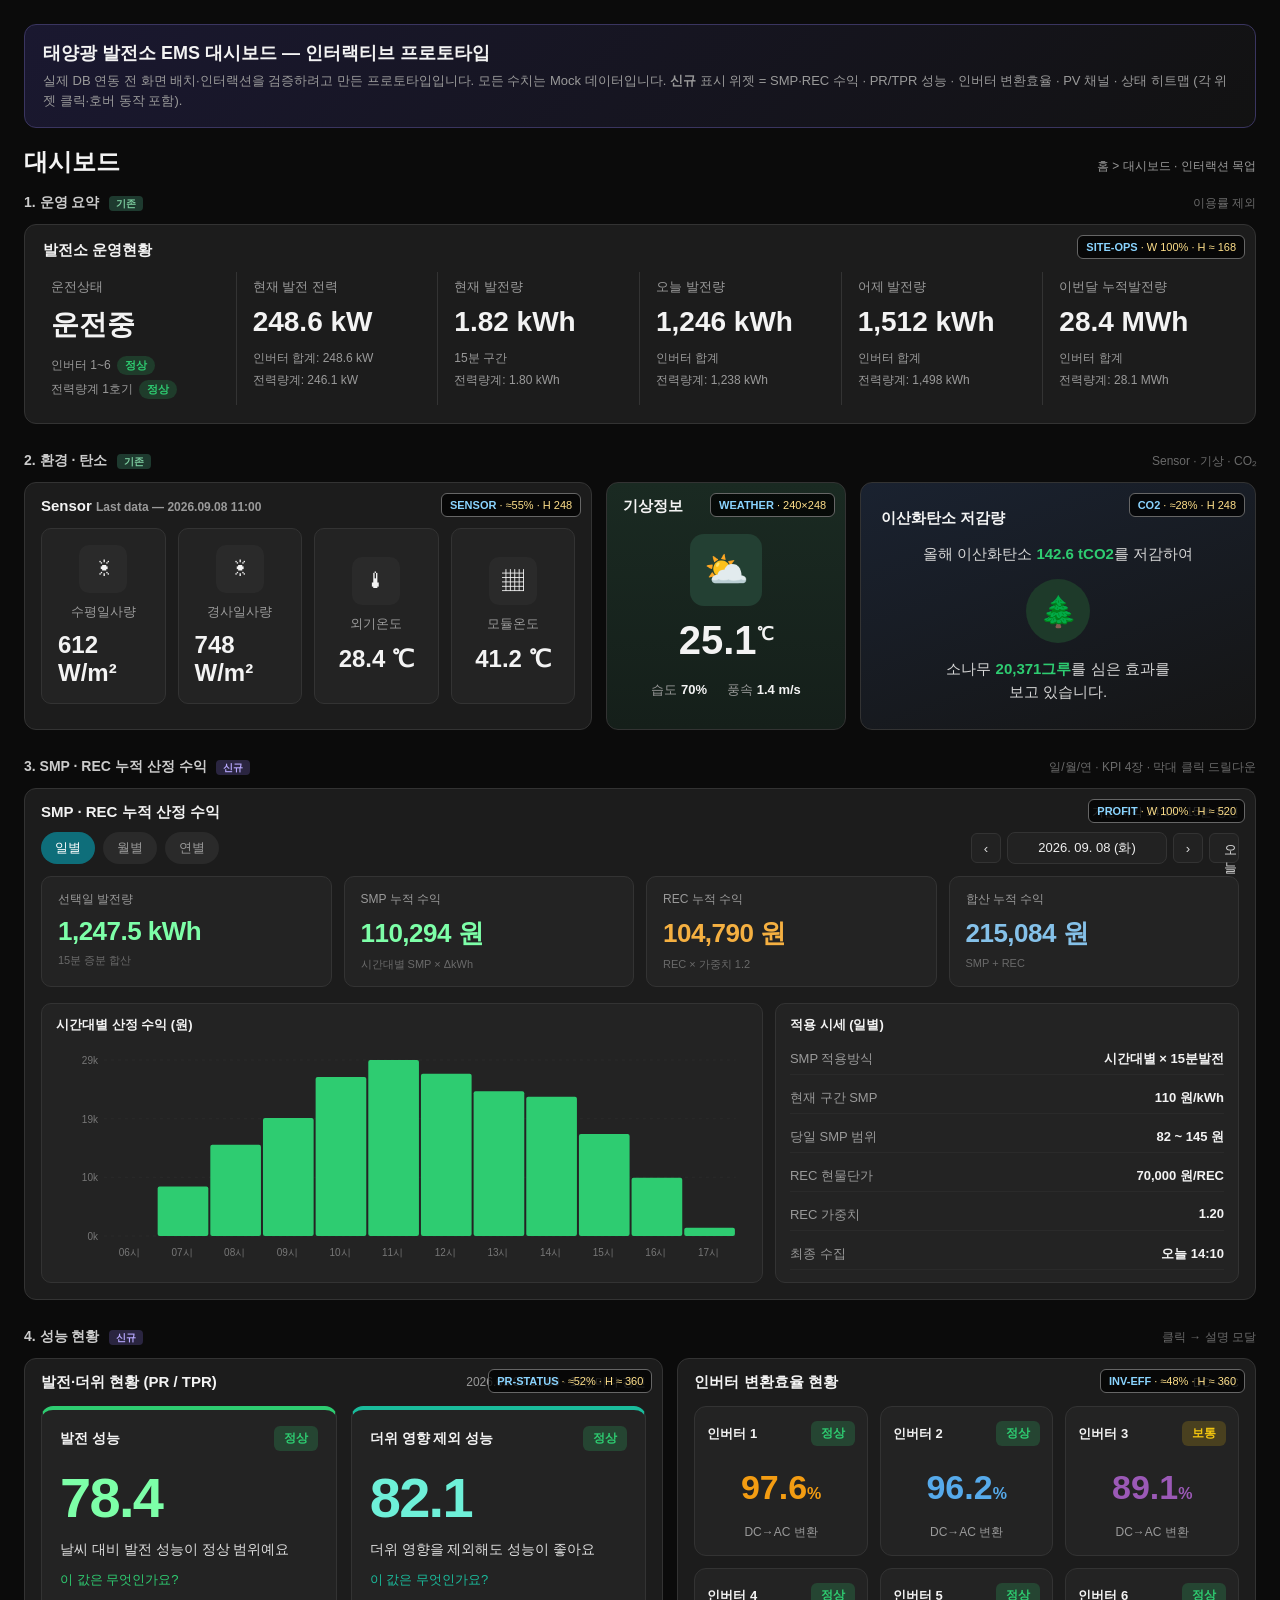
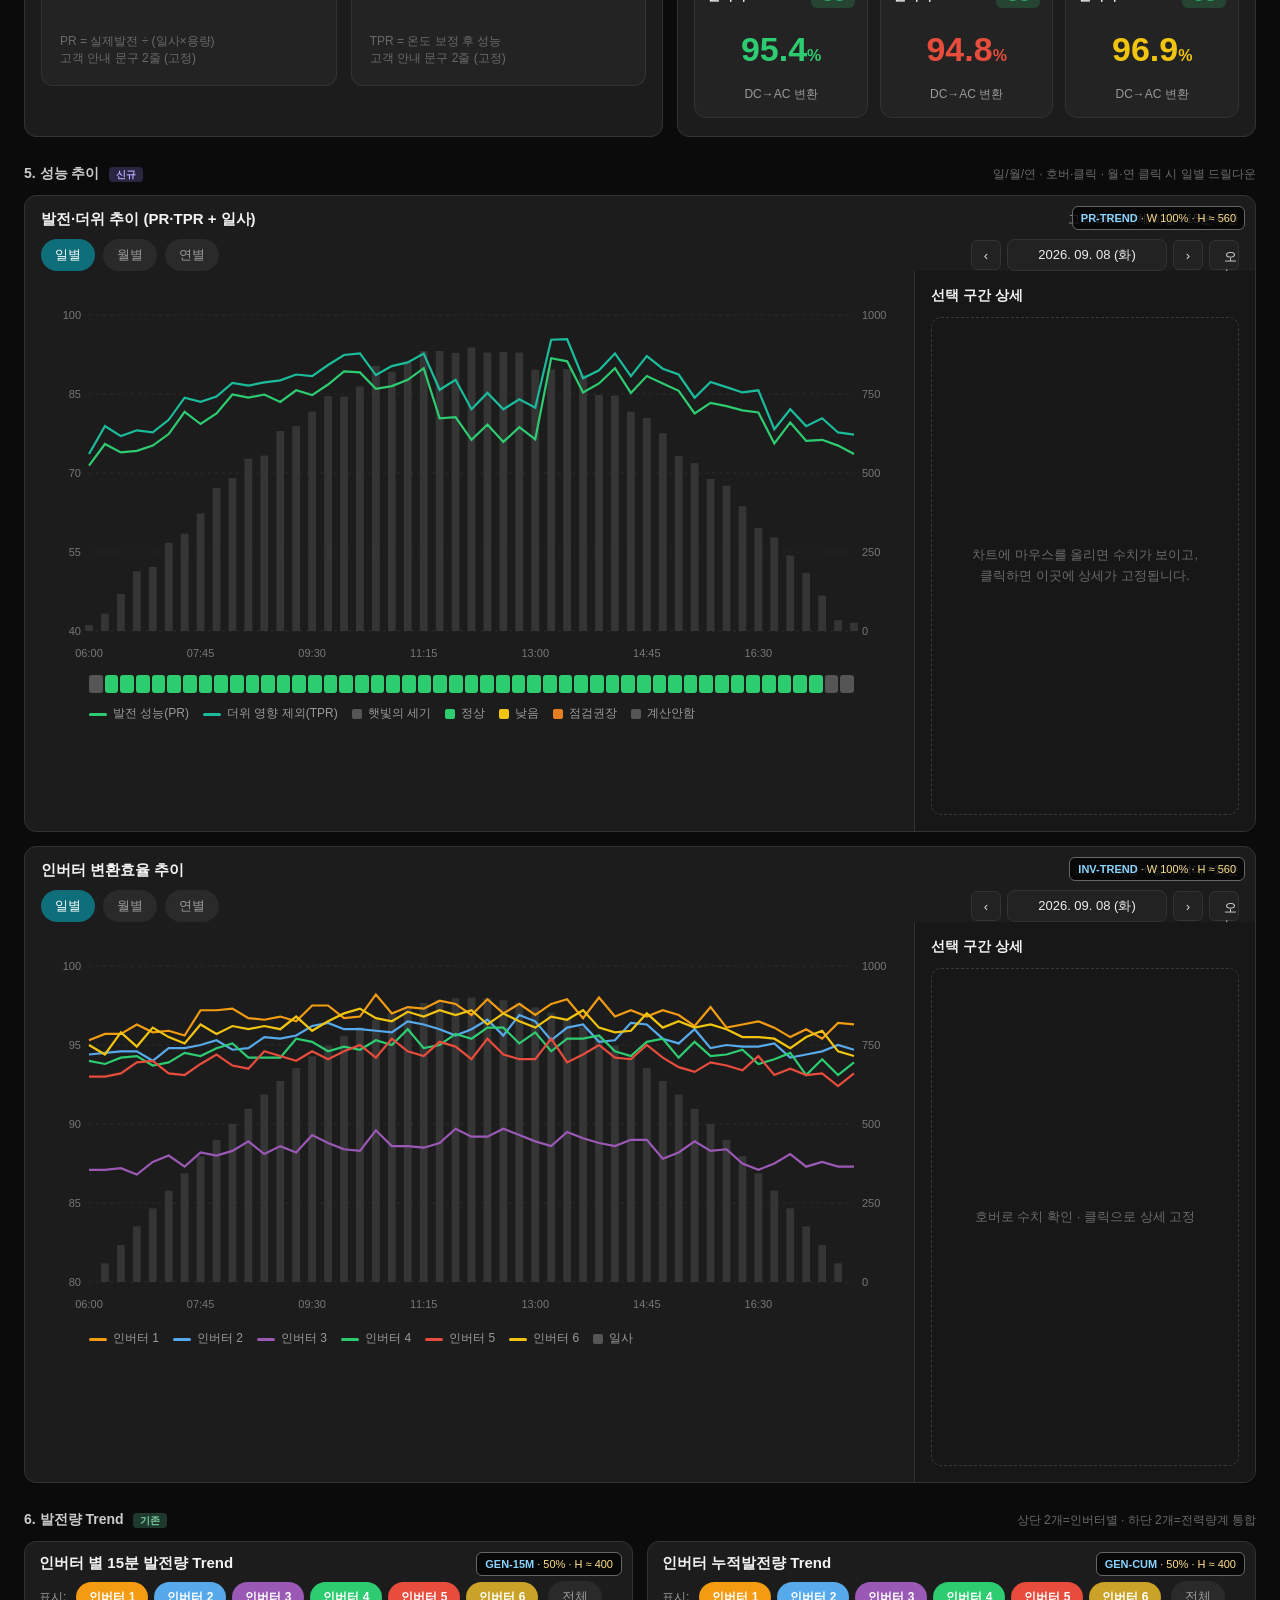
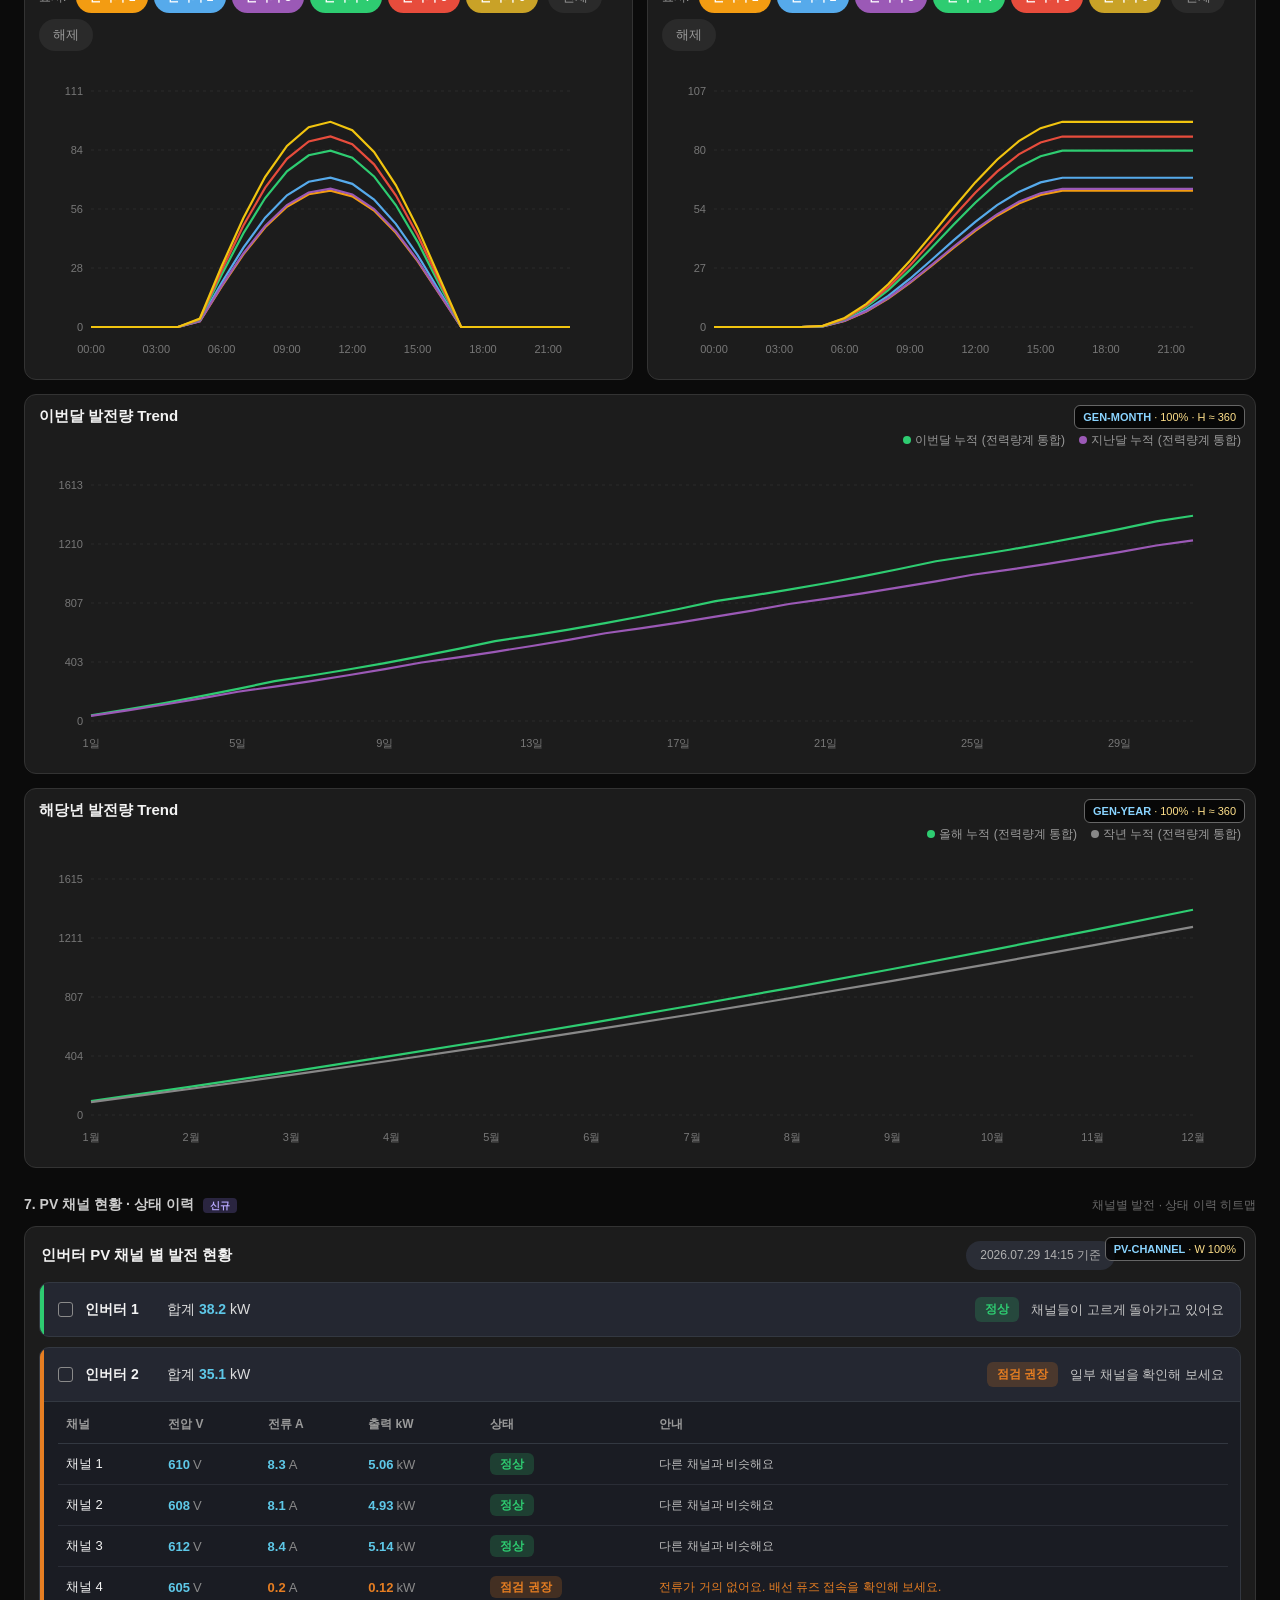
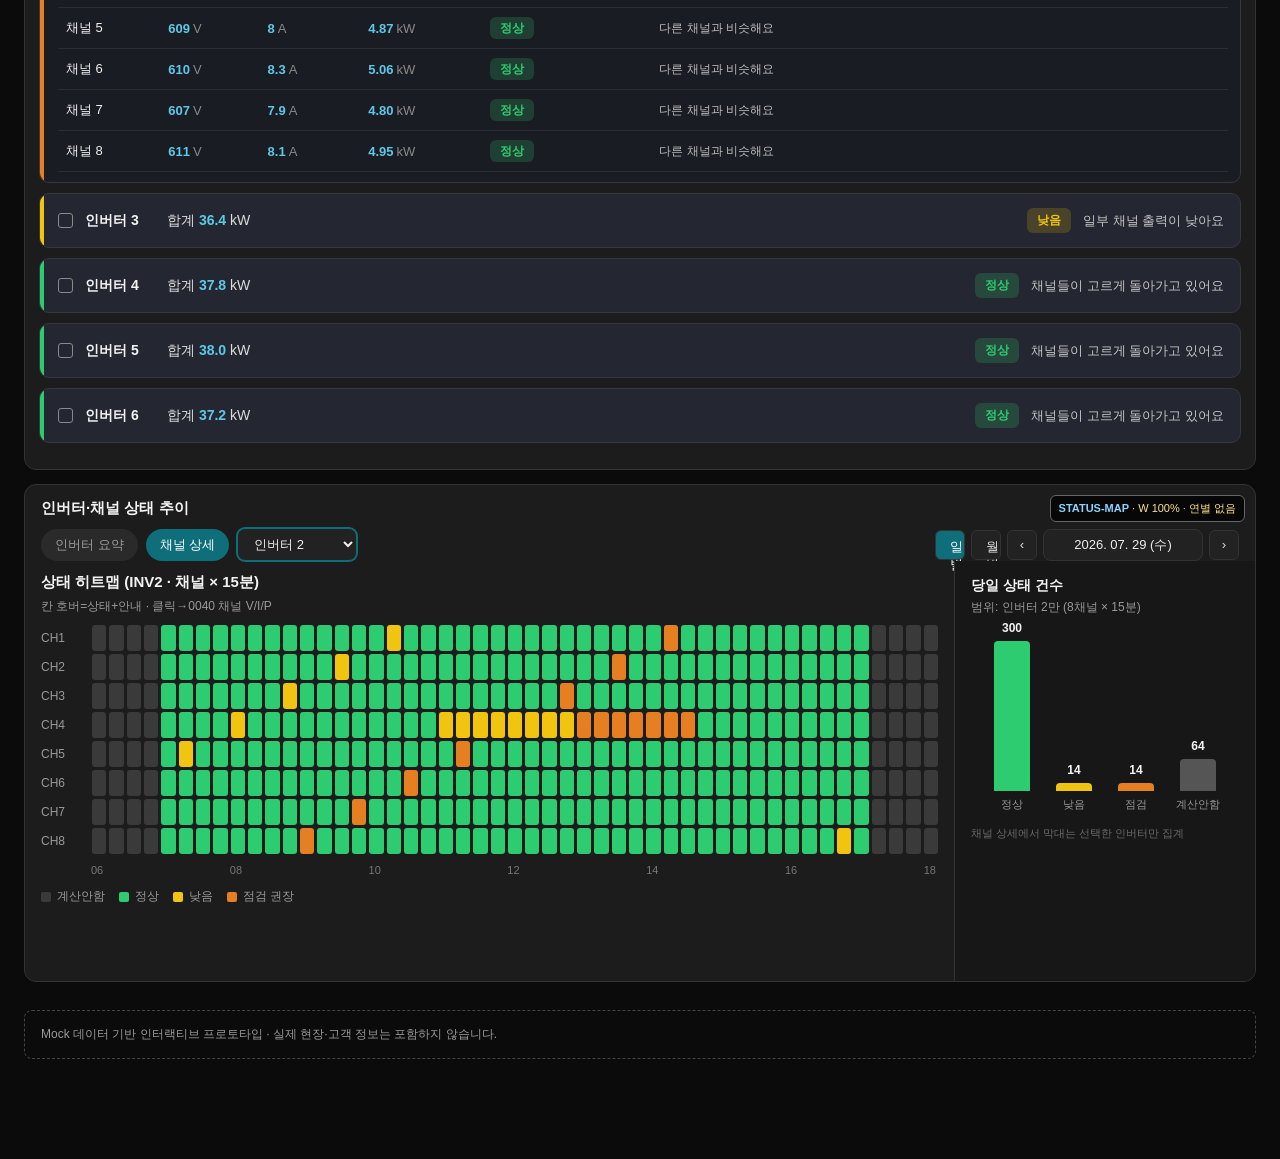
<file: index.html>
<!DOCTYPE html>
<html lang="ko">
<head>
  <meta charset="UTF-8" />
  <meta name="viewport" content="width=device-width, initial-scale=1" />
  <title>태양광 발전소 EMS 대시보드 — 인터랙티브 프로토타입</title>
  <style>
    :root {
      --bg: #0b0b0b; --card: #1c1c1c; --card2: #232323; --line: #333;
      --text: #f3f3f3; --dim: #9a9a9a; --muted: #6a6a6a;
      --green: #2ecc71; --teal: #1abc9c; --orange: #e67e22; --yellow: #f1c40f;
      --blue: #3498db; --accent: #0e6e7a;
      --gap: 14px; --radius: 12px; --content: 1680px;
      --font: "Pretendard", "Noto Sans KR", "Malgun Gothic", sans-serif;
    }
    * { box-sizing: border-box; }
    html, body { margin: 0; background: var(--bg); color: var(--text); font-family: var(--font); }
    button, select { font-family: inherit; }
    button { cursor: pointer; }
    .page { max-width: var(--content); margin: 0 auto; padding: 24px 24px 100px; }
    .spec-banner {
      background: linear-gradient(135deg, #1a1830, #121212); border: 1px solid #3a3560;
      border-radius: var(--radius); padding: 16px 18px; margin-bottom: 18px;
    }
    .spec-banner h1 { margin: 0 0 6px; font-size: 18px; }
    .spec-banner p { margin: 0; color: var(--dim); font-size: 13px; line-height: 1.55; }
    .page-title { display: flex; justify-content: space-between; align-items: baseline; margin-bottom: 16px; }
    .page-title h2 { margin: 0; font-size: 24px; }
    .crumb { color: var(--dim); font-size: 12px; }
    .section { margin-bottom: 28px; }
    .section-head { display: flex; justify-content: space-between; align-items: center; margin-bottom: 12px; }
    .section-head h3 { margin: 0; font-size: 14px; color: #ccc; }
    .section-head .hint { font-size: 12px; color: var(--muted); }
    .pill { font-size: 10px; padding: 2px 7px; border-radius: 4px; margin-left: 6px; }
    .pill-e { background: #1e3a2f; color: #7dcea0; }
    .pill-p { background: #2a2540; color: #b8a9ff; }
    .row { display: flex; gap: var(--gap); width: 100%; }
    .widget { position: relative; background: var(--card); border: 1px solid var(--line); border-radius: var(--radius); overflow: hidden; min-width: 0; }
    .w-head { display: flex; align-items: center; justify-content: space-between; gap: 12px; padding: 14px 16px 0; }
    .w-title { font-size: 15px; font-weight: 700; }
    .w-sub { font-size: 12px; color: var(--dim); }
    .size-tag {
      position: absolute; top: 10px; right: 10px; z-index: 4; background: rgba(0,0,0,.75);
      border: 1px solid #666; color: #ffe08a; font-size: 11px; padding: 5px 8px; border-radius: 6px; pointer-events: none;
    }
    .size-tag .id { color: #8ad4ff; font-weight: 700; }

    .site-ops { padding: 16px 10px 18px; min-height: 168px; }
    .ops-grid { display: grid; grid-template-columns: repeat(6, 1fr); }
    .ops-col { padding: 6px 16px; border-right: 1px solid var(--line); }
    .ops-col:last-child { border-right: 0; }
    .ops-label { font-size: 13px; color: var(--dim); margin-bottom: 10px; }
    .ops-value { font-size: 28px; font-weight: 700; margin-bottom: 12px; }
    .ops-sub { font-size: 12px; color: var(--dim); margin-top: 5px; display: flex; gap: 6px; align-items: center; }
    .badge { padding: 2px 8px; border-radius: 999px; font-size: 11px; font-weight: 600; background: rgba(46,204,113,.18); color: var(--green); }

    .sensor-body { display: grid; grid-template-columns: repeat(4, 1fr); gap: 12px; padding: 14px 16px 18px; }
    .sensor-card { background: var(--card2); border: 1px solid var(--line); border-radius: 10px; min-height: 150px; display: flex; flex-direction: column; align-items: center; justify-content: center; gap: 10px; padding: 16px; }
    .sensor-icon { width: 48px; height: 48px; border-radius: 10px; background: #2a2a2a; display: grid; place-items: center; font-size: 22px; }
    .sensor-label { font-size: 13px; color: var(--dim); }
    .sensor-value { font-size: 24px; font-weight: 700; }
    .weather { background: linear-gradient(180deg, #1a2a22, #151f1a); min-height: 248px; padding: 14px 16px 18px; display: flex; flex-direction: column; align-items: center; }
    .weather .w-title { align-self: flex-start; margin-bottom: 18px; }
    .weather-icon { width: 72px; height: 72px; border-radius: 14px; background: #234033; display: grid; place-items: center; font-size: 36px; margin-bottom: 12px; }
    .weather-temp { font-size: 40px; font-weight: 800; }
    .weather-temp span { font-size: 18px; vertical-align: super; }
    .weather-meta { display: flex; gap: 20px; margin-top: 18px; font-size: 13px; color: var(--dim); }
    .weather-meta b { color: var(--text); }
    .co2 { min-height: 248px; padding: 16px 20px; display: flex; flex-direction: column; justify-content: center; gap: 14px; background: linear-gradient(160deg, #1a2230, #151515); }
    .co2-line { font-size: 15px; text-align: center; line-height: 1.55; color: #d5d5d5; }
    .co2-line em { font-style: normal; color: var(--green); font-weight: 700; }
    .co2-tree { width: 64px; height: 64px; margin: 0 auto; border-radius: 50%; background: #1e3a2a; display: grid; place-items: center; font-size: 30px; }

    .status-pair { display: grid; grid-template-columns: 1fr 1fr; gap: 14px; padding: 14px 16px 18px; }
    .metric-card { background: var(--card2); border: 1px solid var(--line); border-radius: 12px; padding: 16px 18px 18px; min-height: 280px; border-top: 4px solid var(--green); display: flex; flex-direction: column; gap: 8px; transition: transform .15s; cursor: pointer; }
    .metric-card:hover { transform: translateY(-2px); }
    .metric-card.tpr { border-top-color: var(--teal); }
    .mc-top { display: flex; justify-content: space-between; align-items: center; }
    .mc-label { font-size: 14px; font-weight: 700; }
    .st { font-size: 12px; font-weight: 700; padding: 4px 10px; border-radius: 6px; white-space: nowrap; }
    .st-ok { background: rgba(46,204,113,.2); color: var(--green); }
    .st-low { background: rgba(241,196,15,.18); color: var(--yellow); }
    .st-warn { background: rgba(230,126,34,.2); color: var(--orange); }
    .st-check { background: rgba(52,152,219,.2); color: var(--blue); }
    .st-none { background: rgba(100,100,100,.25); color: #aaa; }
    .mc-val { font-size: 56px; font-weight: 800; letter-spacing: -0.03em; line-height: 1.1; margin: 8px 0 4px; }
    .mc-val.pr { color: #7dffa8; }
    .mc-val.tpr { color: #6ef0d8; }
    .mc-msg { font-size: 14px; color: #ddd; }
    .mc-link { font-size: 13px; color: var(--green); margin-top: 4px; }
    .metric-card.tpr .mc-link { color: var(--teal); }
    .mc-guide { font-size: 12px; color: var(--muted); margin-top: auto; line-height: 1.45; }

    .inv-board { display: grid; grid-template-columns: repeat(3, 1fr); gap: 12px; padding: 14px 16px 18px; }
    .inv-card { background: var(--card2); border: 1px solid var(--line); border-radius: 12px; min-height: 150px; padding: 14px 12px; text-align: center; display: flex; flex-direction: column; align-items: center; gap: 8px; cursor: pointer; transition: transform .15s; }
    .inv-card:hover { transform: translateY(-2px); border-color: #666; }
    .inv-card .top { width: 100%; display: flex; justify-content: space-between; align-items: center; }
    .inv-card .name { font-size: 13px; font-weight: 700; }
    .inv-card .pct { font-size: 34px; font-weight: 800; margin: 14px 0 6px; }
    .inv-card .foot { font-size: 12px; color: var(--dim); margin-top: auto; }

    .toolbar { display: flex; gap: 8px; align-items: center; padding: 10px 16px 0; flex-wrap: wrap; }
    .tab { border: 0; background: #2a2a2a; color: var(--dim); border-radius: 999px; padding: 7px 14px; font-size: 13px; }
    .tab.on { background: var(--accent); color: #fff; }
    .date-nav { margin-left: auto; display: flex; align-items: center; gap: 6px; color: var(--dim); font-size: 13px; }
    .date-nav button { width: 30px; height: 30px; border-radius: 6px; border: 1px solid var(--line); background: #222; color: #ddd; }
    .date-box { background: #222; border: 1px solid var(--line); border-radius: 8px; padding: 6px 12px; color: #eee; min-width: 160px; text-align: center; }
    .hint-inline { font-size: 12px; color: var(--muted); margin-left: 8px; }

    .trend-shell { display: grid; grid-template-columns: 1fr 340px; min-height: 560px; }
    .trend-main { padding: 8px 12px 16px; border-right: 1px solid var(--line); min-width: 0; }
    .trend-side { padding: 16px; background: #171717; display: flex; flex-direction: column; gap: 12px; }
    .trend-side h4 { margin: 0; font-size: 14px; }
    .idle { flex: 1; display: grid; place-items: center; text-align: center; color: var(--muted); font-size: 13px; line-height: 1.6; padding: 20px; border: 1px dashed #3a3a3a; border-radius: 10px; }
    .chart-wrap { position: relative; width: 100%; height: 380px; margin-top: 8px; }
    .chart-wrap svg { width: 100%; height: 100%; display: block; }
    .status-band { display: grid; gap: 2px; height: 18px; margin: 8px 48px 0 52px; }
    .status-band.hidden { display: none; }
    .status-band span { border-radius: 3px; height: 100%; }
    .legend-row { display: flex; flex-wrap: wrap; gap: 14px; padding: 12px 52px 4px; font-size: 12px; color: var(--dim); }
    .legend-row i { display: inline-block; width: 18px; height: 3px; border-radius: 2px; margin-right: 6px; vertical-align: middle; }
    .legend-row .sq { width: 10px; height: 10px; }

    .tooltip {
      position: fixed; z-index: 50; pointer-events: none; background: rgba(10,10,14,.95);
      border: 1px solid #5dade2; border-radius: 8px; padding: 10px 12px; font-size: 12px;
      line-height: 1.5; min-width: 170px; box-shadow: 0 8px 24px rgba(0,0,0,.45); display: none; color: #eee;
    }
    .tooltip .t { font-weight: 700; margin-bottom: 4px; }
    .tooltip .r { display: flex; justify-content: space-between; gap: 16px; }

    .detail-status { border: 1px solid var(--orange); background: rgba(230,126,34,.08); border-radius: 10px; padding: 12px 14px; font-size: 14px; font-weight: 700; }
    .dcard { background: #1f1f1f; border: 1px solid var(--line); border-radius: 10px; padding: 12px; border-left: 4px solid var(--green); }
    .dcard.tpr { border-left-color: var(--teal); }
    .dcard .lab { font-size: 12px; color: var(--dim); display: flex; justify-content: space-between; }
    .dcard .val { font-size: 28px; font-weight: 800; margin: 6px 0; }
    .dcard .msg { font-size: 12px; color: #ccc; }

    .chart-panel { padding: 12px 14px 16px; }
    .chart-panel .chart-wrap { height: 300px; }
    .chart-legend { display: flex; gap: 14px; justify-content: flex-end; font-size: 12px; color: var(--dim); margin-top: 6px; }
    .dot { width: 8px; height: 8px; border-radius: 50%; display: inline-block; margin-right: 4px; }

    /* PV 채널 아코디언 */
    .acc-wrap { padding: 12px 14px 16px; }
    .acc-item {
      position: relative; border: 1px solid #333841; border-radius: 10px; margin-bottom: 10px;
      background: #242731; overflow: hidden;
    }
    .acc-item::before {
      content: ""; position: absolute; left: 0; top: 0; bottom: 0; width: 4px;
      background: #2ecc71;
    }
    .acc-item.is-warn::before { background: var(--orange); }
    .acc-item.is-low::before { background: var(--yellow); }
    .acc-sum {
      display: flex; gap: 12px; align-items: center; flex-wrap: wrap;
      padding: 14px 16px 14px 18px; cursor: pointer;
    }
    .acc-sum:hover { background: rgba(255,255,255,.03); }
    .acc-check {
      width: 15px; height: 15px; border: 1.5px solid #8a8a8a; border-radius: 3px;
      flex-shrink: 0; background: transparent;
    }
    .acc-name { font-size: 14px; font-weight: 700; min-width: 70px; }
    .acc-kw { font-size: 14px; color: #ddd; margin-right: auto; }
    .acc-kw .num { color: #5ec8e8; font-weight: 700; }
    .acc-msg { font-size: 13px; color: #c5c5c5; }
    .acc-body { display: none; border-top: 1px solid #333841; padding: 4px 12px 10px 18px; background: #1a1c23; }
    .acc-item.open .acc-body { display: block; }
    .ch-table { width: 100%; border-collapse: collapse; font-size: 13px; }
    .ch-table th {
      color: var(--dim); font-weight: 600; text-align: left; padding: 10px 8px;
      border-bottom: 1px solid #333841; font-size: 12px; white-space: nowrap;
    }
    .ch-table td { padding: 11px 8px; border-bottom: 1px solid #2a2d36; vertical-align: middle; }
    .ch-table tr.flash td { outline: 2px solid #5dade2; background: rgba(93,173,226,.08); }
    .ch-table .val { color: #5ec8e8; font-weight: 600; }
    .ch-table .val.warn { color: var(--orange); }
    .ch-table .unit { color: #8a8a8a; font-weight: 400; margin-left: 3px; }
    .ch-guide { color: #bdbdbd; font-size: 12px; line-height: 1.4; }
    .ch-guide.warn { color: var(--orange); }
    .time-pill {
      background: #2a2d36; border-radius: 999px; padding: 6px 14px;
      font-size: 12px; color: #b0b0b0; white-space: nowrap;
    }

    /* 상태 히트맵 */
    .hm41-shell { display: grid; grid-template-columns: 1fr 300px; min-height: 420px; }
    .hm41-main { padding: 12px 16px 16px; border-right: 1px solid var(--line); min-width: 0; }
    .hm41-side { padding: 16px; background: #171717; }
    .hm41-side .count-note { font-size: 11px; color: var(--muted); margin-top: 14px; line-height: 1.45; }
    .hm41-toolbar { display: flex; gap: 8px; align-items: center; padding: 10px 16px 0; flex-wrap: wrap; }
    .hm-grid { display: grid; gap: 3px; margin-bottom: 10px; }
    .hm-lab { font-size: 12px; color: var(--dim); display: flex; align-items: center; }
    .hm-cell { height: 26px; border-radius: 3px; background: var(--green); cursor: pointer; }
    .hm-cell:hover { outline: 2px solid #fff; outline-offset: 1px; }
    .hm-cell.low { background: var(--yellow); }
    .hm-cell.warn { background: var(--orange); }
    .hm-cell.none { background: #3a3a3a; }
    .hm-row-click { cursor: pointer; }
    .select-inv {
      background: #222; color: #eee; border: 1px solid var(--line); border-radius: 8px;
      padding: 7px 28px 7px 12px; font-size: 13px; min-width: 120px;
      appearance: auto; cursor: pointer;
    }
    .select-inv:focus { outline: 1px solid var(--accent); }
    .select-inv.active {
      border-color: var(--accent); box-shadow: 0 0 0 1px var(--accent);
    }
    .inv-chips { display: flex; flex-wrap: wrap; gap: 6px; align-items: center; }
    .inv-chip {
      border: 1px solid var(--line); background: #222; color: var(--dim);
      border-radius: 999px; padding: 6px 12px; font-size: 12px; font-weight: 600;
    }
    .inv-chip.on { color: #fff; border-color: transparent; }
    .inv-chip.on[data-inv="1"] { background: #f39c12; }
    .inv-chip.on[data-inv="2"] { background: #56aaeb; }
    .inv-chip.on[data-inv="3"] { background: #9b59b6; }
    .inv-chip.on[data-inv="4"] { background: #2ecc71; }
    .inv-chip.on[data-inv="5"] { background: #e74c3c; }
    .inv-chip.on[data-inv="6"] { background: #c9a227; }
    .inv-chip.scope.on { background: var(--accent); }
    .gen-inv-bar {
      display: flex; flex-wrap: wrap; gap: 6px; align-items: center;
      padding: 8px 0 4px;
    }

    /* PROFIT profit */
    .profit-kpis {
      display: grid; grid-template-columns: repeat(4, 1fr); gap: 12px;
      padding: 12px 16px 8px;
    }
    .profit-kpi {
      background: var(--card2); border: 1px solid var(--line); border-radius: 10px;
      padding: 14px 16px; min-height: 96px;
    }
    .profit-kpi .lab { font-size: 12px; color: var(--dim); margin-bottom: 8px; }
    .profit-kpi .val { font-size: 26px; font-weight: 800; letter-spacing: -0.02em; }
    .profit-kpi .sub { font-size: 11px; color: var(--muted); margin-top: 6px; }
    .profit-kpi .val.g { color: #7dffa8; }
    .profit-kpi .val.o { color: #f5b041; }
    .profit-kpi .val.b { color: #85c1e9; }
    .profit-body {
      display: grid; grid-template-columns: 1.4fr 0.9fr; gap: 12px;
      padding: 8px 16px 16px;
    }
    .profit-panel {
      background: var(--card2); border: 1px solid var(--line); border-radius: 10px;
      padding: 12px 14px; min-height: 280px;
    }
    .profit-panel h4 { margin: 0 0 10px; font-size: 13px; }
    .price-list { display: flex; flex-direction: column; gap: 8px; font-size: 13px; }
    .price-list .row2 {
      display: flex; justify-content: space-between; gap: 12px;
      padding: 6px 0; border-bottom: 1px solid #2a2a2a;
    }
    .price-list .k { color: var(--dim); }
    .price-list .v { font-weight: 600; text-align: right; }
    .bar-chart { width: 100%; height: 220px; }
    .bar-chart svg { width: 100%; height: 100%; display: block; }
    .cal-grid { display: grid; grid-template-columns: repeat(7, 1fr); gap: 8px; }
    .cal-head { text-align: center; font-size: 12px; color: var(--dim); padding: 4px; }
    .cal-cell {
      min-height: 72px; background: #1a1a1a; border: 1px solid #333; border-radius: 8px;
      padding: 6px; cursor: pointer; display: flex; flex-direction: column; gap: 8px;
    }
    .cal-cell:hover { border-color: #666; }
    .cal-cell.empty { background: transparent; border-color: transparent; cursor: default; }
    .cal-cell.sel { outline: 2px solid #5dade2; }
    .cal-day { font-size: 12px; color: #bbb; }
    .cal-st { align-self: center; font-size: 12px; font-weight: 700; padding: 4px 8px; border-radius: 5px; }
    .count-bars { display: flex; align-items: flex-end; gap: 14px; height: 180px; margin-top: 16px; justify-content: center; }
    .count-col { display: flex; flex-direction: column; align-items: center; gap: 6px; width: 48px; }
    .count-col .bar { width: 36px; border-radius: 4px 4px 0 0; min-height: 4px; }
    .count-col .n { font-size: 12px; font-weight: 700; }
    .count-col .l { font-size: 11px; color: var(--dim); }

    .modal-back { position: fixed; inset: 0; background: rgba(0,0,0,.65); z-index: 80; display: none; align-items: center; justify-content: center; padding: 24px; }
    .modal-back.show { display: flex; }
    .modal { width: min(720px, 100%); background: #1a1a1a; border: 1px solid #444; border-radius: 14px; padding: 20px 22px; max-height: 90vh; overflow: auto; }
    .modal h3 { margin: 0 0 8px; font-size: 18px; }
    .modal .close { float: right; border: 0; background: #333; color: #fff; width: 32px; height: 32px; border-radius: 8px; }
    .modal table { width: 100%; border-collapse: collapse; font-size: 13px; margin-top: 12px; }
    .modal th, .modal td { border-bottom: 1px solid #333; padding: 8px 6px; text-align: left; }
    .modal th { color: var(--dim); }
    .footer-note { margin-top: 24px; padding: 14px 16px; border: 1px dashed #444; border-radius: 8px; color: var(--dim); font-size: 12px; line-height: 1.6; }
    @media (max-width: 900px) {
      .trend-shell, .hm41-shell { grid-template-columns: 1fr; }
      .trend-main, .hm41-main { border-right: 0; border-bottom: 1px solid var(--line); }
      .row { flex-direction: column; }
      .ops-grid { grid-template-columns: repeat(3, 1fr); }
    }
  </style>
</head>
<body>
  <div class="page">
    <div class="spec-banner">
      <h1>태양광 발전소 EMS 대시보드 — 인터랙티브 프로토타입</h1>
      <p>
        실제 DB 연동 전 화면 배치·인터랙션을 검증하려고 만든 프로토타입입니다. 모든 수치는 Mock 데이터입니다.
        <strong>신규</strong> 표시 위젯 = SMP·REC 수익 · PR/TPR 성능 · 인버터 변환효율 · PV 채널 · 상태 히트맵 (각 위젯 클릭·호버 동작 포함).
      </p>
    </div>

    <div class="page-title">
      <h2>대시보드</h2>
      <div class="crumb">홈 &gt; 대시보드 · 인터랙션 목업</div>
    </div>

    <!-- 1 -->
    <section class="section">
      <div class="section-head"><h3>1. 운영 요약 <span class="pill pill-e">기존</span></h3><span class="hint">이용률 제외</span></div>
      <div class="widget site-ops">
        <div class="size-tag"><span class="id">SITE-OPS</span> · W 100% · H ≈ 168</div>
        <div class="w-title" style="padding:0 8px 12px">발전소 운영현황</div>
        <div class="ops-grid">
          <div class="ops-col"><div class="ops-label">운전상태</div><div class="ops-value">운전중</div><div class="ops-sub">인버터 1~6 <span class="badge">정상</span></div><div class="ops-sub">전력량계 1호기 <span class="badge">정상</span></div></div>
          <div class="ops-col"><div class="ops-label">현재 발전 전력</div><div class="ops-value">248.6 kW</div><div class="ops-sub">인버터 합계: 248.6 kW</div><div class="ops-sub">전력량계: 246.1 kW</div></div>
          <div class="ops-col"><div class="ops-label">현재 발전량</div><div class="ops-value">1.82 kWh</div><div class="ops-sub">15분 구간</div><div class="ops-sub">전력량계: 1.80 kWh</div></div>
          <div class="ops-col"><div class="ops-label">오늘 발전량</div><div class="ops-value">1,246 kWh</div><div class="ops-sub">인버터 합계</div><div class="ops-sub">전력량계: 1,238 kWh</div></div>
          <div class="ops-col"><div class="ops-label">어제 발전량</div><div class="ops-value">1,512 kWh</div><div class="ops-sub">인버터 합계</div><div class="ops-sub">전력량계: 1,498 kWh</div></div>
          <div class="ops-col"><div class="ops-label">이번달 누적발전량</div><div class="ops-value">28.4 MWh</div><div class="ops-sub">인버터 합계</div><div class="ops-sub">전력량계: 28.1 MWh</div></div>
        </div>
      </div>
    </section>

    <!-- 2 -->
    <section class="section">
      <div class="section-head"><h3>2. 환경 · 탄소 <span class="pill pill-e">기존</span></h3><span class="hint">Sensor · 기상 · CO₂</span></div>
      <div class="row">
        <div class="widget" style="flex:1.6">
          <div class="size-tag"><span class="id">SENSOR</span> · ≈55% · H 248</div>
          <div class="w-head"><div class="w-title">Sensor <span class="w-sub">Last data — 2026.09.08 11:00</span></div></div>
          <div class="sensor-body">
            <div class="sensor-card"><div class="sensor-icon">☀</div><div class="sensor-label">수평일사량</div><div class="sensor-value">612 W/m²</div></div>
            <div class="sensor-card"><div class="sensor-icon">☀</div><div class="sensor-label">경사일사량</div><div class="sensor-value">748 W/m²</div></div>
            <div class="sensor-card"><div class="sensor-icon">🌡</div><div class="sensor-label">외기온도</div><div class="sensor-value">28.4 ℃</div></div>
            <div class="sensor-card"><div class="sensor-icon">▦</div><div class="sensor-label">모듈온도</div><div class="sensor-value">41.2 ℃</div></div>
          </div>
        </div>
        <div class="widget weather" style="flex:0 0 240px">
          <div class="size-tag"><span class="id">WEATHER</span> · 240×248</div>
          <div class="w-title">기상정보</div>
          <div class="weather-icon">⛅</div>
          <div class="weather-temp">25.1<span>℃</span></div>
          <div class="weather-meta"><span>습도 <b>70%</b></span><span>풍속 <b>1.4 m/s</b></span></div>
        </div>
        <div class="widget co2" style="flex:1;min-width:260px">
          <div class="size-tag"><span class="id">CO2</span> · ≈28% · H 248</div>
          <div class="w-title" style="align-self:flex-start">이산화탄소 저감량</div>
          <div class="co2-line">올해 이산화탄소 <em>142.6 tCO2</em>를 저감하여</div>
          <div class="co2-tree">🌲</div>
          <div class="co2-line">소나무 <em>20,371그루</em>를 심은 효과를<br>보고 있습니다.</div>
        </div>
      </div>
    </section>

    <!-- 3 PROFIT -->
    <section class="section">
      <div class="section-head">
        <h3>3. SMP · REC 누적 산정 수익 <span class="pill pill-p">신규</span></h3>
        <span class="hint">일/월/연 · KPI 4장 · 막대 클릭 드릴다운</span>
      </div>
      <div class="widget" id="w-profit">
        <div class="size-tag"><span class="id">PROFIT</span> · W 100% · H ≈ 520</div>
        <div class="w-head">
          <div class="w-title">SMP · REC 누적 산정 수익</div>
          <div class="w-sub" id="p35Hint">기준 시각 — · 15분 갱신</div>
        </div>
        <div class="toolbar" id="p35Toolbar">
          <button class="tab on" data-period="day">일별</button>
          <button class="tab" data-period="month">월별</button>
          <button class="tab" data-period="year">연별</button>
          <div class="date-nav">
            <button type="button" data-nav="-1">‹</button>
            <div class="date-box" id="p35DateBox">2026. 09. 08 (화)</div>
            <button type="button" data-nav="1">›</button>
            <button type="button" class="tab" data-nav="today">오늘</button>
          </div>
        </div>
        <div class="profit-kpis" id="p35Kpis"></div>
        <div class="profit-body">
          <div class="profit-panel">
            <h4 id="p35ChartTitle">시간대별 산정 수익 (원)</h4>
            <div class="bar-chart" id="p35Chart"></div>
          </div>
          <div class="profit-panel">
            <h4 id="p35PriceTitle">적용 시세 (일별)</h4>
            <div class="price-list" id="p35Price"></div>
          </div>
        </div>
      </div>
    </section>

    <!-- 4 -->
    <section class="section">
      <div class="section-head"><h3>4. 성능 현황 <span class="pill pill-p">신규</span></h3><span class="hint">클릭 → 설명 모달</span></div>
      <div class="row">
        <div class="widget" style="flex:1.05" id="w-pr-status">
          <div class="size-tag"><span class="id">PR-STATUS</span> · ≈52% · H ≈ 360</div>
          <div class="w-head"><div class="w-title">발전·더위 현황 (PR / TPR)</div><div class="w-sub">2026.09.08 11:00 · 15분마다 갱신</div></div>
          <div class="status-pair">
            <div class="metric-card" data-detail="pr">
              <div class="mc-top"><span class="mc-label">발전 성능</span><span class="st st-ok">정상</span></div>
              <div class="mc-val pr">78.4</div>
              <div class="mc-msg">날씨 대비 발전 성능이 정상 범위예요</div>
              <div class="mc-link">이 값은 무엇인가요?</div>
              <div class="mc-guide">PR = 실제발전 ÷ (일사×용량)<br>고객 안내 문구 2줄 (고정)</div>
            </div>
            <div class="metric-card tpr" data-detail="tpr">
              <div class="mc-top"><span class="mc-label">더위 영향 제외 성능</span><span class="st st-ok">정상</span></div>
              <div class="mc-val tpr">82.1</div>
              <div class="mc-msg">더위 영향을 제외해도 성능이 좋아요</div>
              <div class="mc-link">이 값은 무엇인가요?</div>
              <div class="mc-guide">TPR = 온도 보정 후 성능<br>고객 안내 문구 2줄 (고정)</div>
            </div>
          </div>
        </div>
        <div class="widget" style="flex:0.95" id="w-inv-eff">
          <div class="size-tag"><span class="id">INV-EFF</span> · ≈48% · H ≈ 360</div>
          <div class="w-head"><div class="w-title">인버터 변환효율 현황</div><div class="w-sub">DC→AC</div></div>
          <div class="inv-board" id="invBoard"></div>
        </div>
      </div>
    </section>

    <!-- 5 -->
    <section class="section">
      <div class="section-head"><h3>5. 성능 추이 <span class="pill pill-p">신규</span></h3><span class="hint">일/월/연 · 호버·클릭 · 월·연 클릭 시 일별 드릴다운</span></div>

      <div class="widget" style="margin-bottom:var(--gap)" id="w-pr-trend">
        <div class="size-tag"><span class="id">PR-TREND</span> · W 100% · H ≈ 560</div>
        <div class="w-head"><div class="w-title">발전·더위 추이 (PR·TPR + 일사)</div><div class="w-sub" id="prHint">15분 구간</div></div>
        <div class="toolbar" id="prToolbar">
          <button class="tab on" data-period="day">일별</button>
          <button class="tab" data-period="month">월별</button>
          <button class="tab" data-period="year">연별</button>
          <span class="hint-inline" id="prDrillHint"></span>
          <div class="date-nav">
            <button type="button" data-nav="-1">‹</button>
            <div class="date-box" id="prDateBox">2026. 09. 08 (화)</div>
            <button type="button" data-nav="1">›</button>
            <button type="button" class="tab" data-nav="today">오늘</button>
          </div>
        </div>
        <div class="trend-shell">
          <div class="trend-main">
            <div class="chart-wrap" id="chartPr"></div>
            <div class="status-band" id="bandPr"></div>
            <div class="legend-row" id="legendPr"></div>
          </div>
          <aside class="trend-side" id="sidePr">
            <h4>선택 구간 상세</h4>
            <div class="idle">차트에 마우스를 올리면 수치가 보이고,<br>클릭하면 이곳에 상세가 고정됩니다.</div>
          </aside>
        </div>
      </div>

      <div class="widget" id="w-inv-trend">
        <div class="size-tag"><span class="id">INV-TREND</span> · W 100% · H ≈ 560</div>
        <div class="w-head"><div class="w-title">인버터 변환효율 추이</div><div class="w-sub" id="invHint">N선 + 일사 막대</div></div>
        <div class="toolbar" id="invToolbar">
          <button class="tab on" data-period="day">일별</button>
          <button class="tab" data-period="month">월별</button>
          <button class="tab" data-period="year">연별</button>
          <span class="hint-inline" id="invDrillHint"></span>
          <div class="date-nav">
            <button type="button" data-nav="-1">‹</button>
            <div class="date-box" id="invDateBox">2026. 09. 08 (화)</div>
            <button type="button" data-nav="1">›</button>
            <button type="button" class="tab" data-nav="today">오늘</button>
          </div>
        </div>
        <div class="trend-shell">
          <div class="trend-main">
            <div class="chart-wrap" id="chartInv"></div>
            <div class="legend-row" id="legendInv"></div>
          </div>
          <aside class="trend-side" id="sideInv">
            <h4>선택 구간 상세</h4>
            <div class="idle">호버로 수치 확인 · 클릭으로 상세 고정<br>월·연에서 점 클릭 시 해당 일별로 이동합니다.</div>
          </aside>
        </div>
      </div>
    </section>

    <!-- 5 -->
    <section class="section">
      <div class="section-head"><h3>6. 발전량 Trend <span class="pill pill-e">기존</span></h3><span class="hint">상단 2개=인버터별 · 하단 2개=전력량계 통합</span></div>
      <div class="row" style="margin-bottom:var(--gap)">
        <div class="widget chart-panel" style="flex:1">
          <div class="size-tag"><span class="id">GEN-15M</span> · 50% · H ≈ 400</div>
          <div class="w-title">인버터 별 15분 발전량 Trend</div>
          <div class="gen-inv-bar" id="gen15Chips"></div>
          <div class="chart-wrap" id="chartGen15"></div>
        </div>
        <div class="widget chart-panel" style="flex:1">
          <div class="size-tag"><span class="id">GEN-CUM</span> · 50% · H ≈ 400</div>
          <div class="w-title">인버터 누적발전량 Trend</div>
          <div class="gen-inv-bar" id="genCumChips"></div>
          <div class="chart-wrap" id="chartGenCum"></div>
        </div>
      </div>
      <div class="widget chart-panel" style="margin-bottom:var(--gap)">
        <div class="size-tag"><span class="id">GEN-MONTH</span> · 100% · H ≈ 360</div>
        <div class="w-title">이번달 발전량 Trend</div>
        <div class="chart-legend" style="margin-top:6px">
          <span><i class="dot" style="background:#2ecc71"></i>이번달 누적 (전력량계 통합)</span>
          <span><i class="dot" style="background:#9b59b6"></i>지난달 누적 (전력량계 통합)</span>
        </div>
        <div class="chart-wrap" id="chartGenMonth"></div>
      </div>
      <div class="widget chart-panel">
        <div class="size-tag"><span class="id">GEN-YEAR</span> · 100% · H ≈ 360</div>
        <div class="w-title">해당년 발전량 Trend</div>
        <div class="chart-legend" style="margin-top:6px">
          <span><i class="dot" style="background:#2ecc71"></i>올해 누적 (전력량계 통합)</span>
          <span><i class="dot" style="background:#888"></i>작년 누적 (전력량계 통합)</span>
        </div>
        <div class="chart-wrap" id="chartGenYear"></div>
      </div>
    </section>

    <!-- 6 -->
    <section class="section">
      <div class="section-head"><h3>7. PV 채널 현황 · 상태 이력 <span class="pill pill-p">신규</span></h3><span class="hint">채널별 발전 · 상태 이력 히트맵</span></div>

      <div class="widget" style="margin-bottom:var(--gap)" id="w-pv-channel">
        <div class="size-tag"><span class="id">PV-CHANNEL</span> · W 100%</div>
        <div class="w-head" style="padding-right:140px">
          <div class="w-title">인버터 PV 채널 별 발전 현황</div>
          <div class="time-pill">2026.07.29 14:15 기준</div>
        </div>
        <div class="acc-wrap" id="accRoot"></div>
      </div>

      <div class="widget" id="w-status-map">
        <div class="size-tag"><span class="id">STATUS-MAP</span> · W 100% · 연별 없음</div>
        <div class="w-head">
          <div class="w-title">인버터·채널 상태 추이</div>
        </div>
        <!-- 좌=요약/채널상세+드롭다운 · 우=일/월+날짜 -->
        <div class="hm41-toolbar" id="hmToolbar">
          <button type="button" class="tab" data-mode="inv">인버터 요약</button>
          <button type="button" class="tab on" data-mode="ch">채널 상세</button>
          <select class="select-inv active" id="hmDayInvSelect" aria-label="인버터 선택">
            <option value="1">인버터 1</option>
            <option value="2" selected>인버터 2</option>
            <option value="3">인버터 3</option>
            <option value="4">인버터 4</option>
            <option value="5">인버터 5</option>
            <option value="6">인버터 6</option>
          </select>
          <button type="button" class="tab" data-scope="site" id="hmSiteBtn" style="display:none">사이트 전체</button>
          <select class="select-inv" id="hmMonthInvSelect" style="display:none" aria-label="인버터 필터">
            <option value="1">인버터 1</option>
            <option value="2">인버터 2</option>
            <option value="3">인버터 3</option>
            <option value="4">인버터 4</option>
            <option value="5">인버터 5</option>
            <option value="6">인버터 6</option>
          </select>
          <div class="date-nav">
            <button type="button" class="tab on" data-period="day">일별</button>
            <button type="button" class="tab" data-period="month">월별</button>
            <button type="button" data-nav="-1" aria-label="이전">‹</button>
            <div class="date-box" id="hmDateBox">2026. 07. 29 (수)</div>
            <button type="button" data-nav="1" aria-label="다음">›</button>
          </div>
        </div>
        <div class="hm41-shell">
          <div class="hm41-main">
            <div class="w-title" id="hmMainTitle" style="margin-bottom:6px">상태 히트맵</div>
            <div class="w-sub" id="hmMainSub" style="margin-bottom:10px"></div>
            <div id="hmVisual"></div>
            <div class="legend-row" style="padding-left:0">
              <span><i class="sq" style="background:#3a3a3a"></i>계산안함</span>
              <span><i class="sq" style="background:var(--green)"></i>정상</span>
              <span><i class="sq" style="background:var(--yellow)"></i>낮음</span>
              <span><i class="sq" style="background:var(--orange)"></i>점검 권장</span>
            </div>
          </div>
          <aside class="hm41-side">
            <h4 id="hmCountTitle" style="margin:0 0 4px;font-size:14px">당일 상태 건수</h4>
            <div class="w-sub" id="hmCountSub">범위: 인버터 2만 (8채널 × 15분)</div>
            <div class="count-bars" id="hmCountBars"></div>
            <div class="count-note" id="hmCountNote">채널 상세에서 막대는 선택한 인버터만 집계</div>
          </aside>
        </div>
      </div>
    </section>

    <div class="footer-note">
      Mock 데이터 기반 인터랙티브 프로토타입 · 실제 현장·고객 정보는 포함하지 않습니다.
    </div>
  </div>

  <div class="tooltip" id="tooltip"></div>
  <div class="modal-back" id="modalBack">
    <div class="modal">
      <button class="close" id="modalClose" type="button">✕</button>
      <h3 id="modalTitle">상세</h3>
      <div id="modalBody"></div>
    </div>
  </div>

  <script>
  (function () {
    const WEEK = ["일","월","화","수","목","금","토"];
    const INV_COLORS = ["#f39c12","#56aaeb","#9b59b6","#2ecc71","#e74c3c","#f1c40f"];
    const ST_COLOR = { ok:"#2ecc71", low:"#f1c40f", warn:"#e67e22", check:"#3498db", none:"#555" };
    const ST_LABEL = { ok:"정상", low:"낮음", warn:"점검 권장", check:"확인중", none:"계산안함" };
    const ST_MSG = {
      ok: "다른 채널과 비슷해요",
      low: "출력이 평균보다 낮아요. 음영·오염을 확인해 보세요.",
      warn: "전류가 거의 없어요. 배선 퓨즈 접속을 확인해 보세요.",
      none: "일사·유효 데이터 부족으로 계산하지 않았어요.",
      check: "값이 비정상 범위예요. 계측을 확인해 주세요."
    };
    const INV_MSG = {
      ok: "채널들이 고르게 돌아가고 있어요",
      low: "일부 채널 출력이 낮아요",
      warn: "일부 채널을 확인해 보세요"
    };
    const INV_EFF = [
      { name:"인버터 1", pct:97.6, st:"정상", stClass:"st-ok" },
      { name:"인버터 2", pct:96.2, st:"정상", stClass:"st-ok" },
      { name:"인버터 3", pct:89.1, st:"보통", stClass:"st-low" },
      { name:"인버터 4", pct:95.4, st:"정상", stClass:"st-ok" },
      { name:"인버터 5", pct:94.8, st:"정상", stClass:"st-ok" },
      { name:"인버터 6", pct:96.9, st:"정상", stClass:"st-ok" },
    ];

    const tooltip = document.getElementById("tooltip");
    const modalBack = document.getElementById("modalBack");
    function showTip(html, x, y) {
      tooltip.innerHTML = html; tooltip.style.display = "block";
      const tw = tooltip.offsetWidth, th = tooltip.offsetHeight;
      let left = x + 14, top = y + 14;
      if (left + tw > innerWidth - 8) left = x - tw - 12;
      if (top + th > innerHeight - 8) top = y - th - 12;
      tooltip.style.left = left + "px"; tooltip.style.top = top + "px";
    }
    function hideTip() { tooltip.style.display = "none"; }
    function openModal(title, html) {
      document.getElementById("modalTitle").textContent = title;
      document.getElementById("modalBody").innerHTML = html;
      modalBack.classList.add("show");
    }
    document.getElementById("modalClose").onclick = () => modalBack.classList.remove("show");
    modalBack.addEventListener("click", e => { if (e.target === modalBack) modalBack.classList.remove("show"); });

    function seed(n) { let x = n|0; return () => { x = (x * 1664525 + 1013904223) >>> 0; return x / 4294967296; }; }
    function cloneDate(d) { return new Date(d.getFullYear(), d.getMonth(), d.getDate()); }
    function fmtDay(d) {
      return `${d.getFullYear()}. ${String(d.getMonth()+1).padStart(2,"0")}. ${String(d.getDate()).padStart(2,"0")} (${WEEK[d.getDay()]})`;
    }
    function fmtMonth(d) { return `${d.getFullYear()}년 ${String(d.getMonth()+1).padStart(2,"0")}월`; }
    function fmtYear(d) { return `${d.getFullYear()}년`; }
    function daysInMonth(y, m) { return new Date(y, m + 1, 0).getDate(); }
    function addPeriod(date, period, dir) {
      const d = cloneDate(date);
      if (period === "day") d.setDate(d.getDate() + dir);
      else if (period === "month") d.setMonth(d.getMonth() + dir);
      else d.setFullYear(d.getFullYear() + dir);
      return d;
    }

    // ---------- 0036 / 0038 ----------
    document.querySelectorAll(".metric-card").forEach(card => {
      card.addEventListener("click", () => {
        const isPr = card.dataset.detail === "pr";
        openModal(isPr ? "발전 성능(PR) 상세" : "더위 영향 제외 성능(TPR) 상세", `
          <table><tr><th>항목</th><th>내용</th></tr>
          <tr><td>현재 값</td><td><b>${isPr ? "78.4" : "82.1"}</b></td></tr>
          <tr><td>상태</td><td>정상</td></tr>
          <tr><td>일사</td><td>748 W/m² (경사)</td></tr>
          <tr><td>판정</td><td>${isPr ? "PR 정상 범위" : "온도 보정 후 정상"}</td></tr>
          <tr><td>갱신</td><td>15분마다</td></tr></table>`);
      });
    });
    const board = document.getElementById("invBoard");
    INV_EFF.forEach((inv, i) => {
      const el = document.createElement("div");
      el.className = "inv-card";
      el.innerHTML = `<div class="top"><span class="name">${inv.name}</span><span class="st ${inv.stClass}">${inv.st}</span></div>
        <div class="pct" style="color:${INV_COLORS[i]}">${inv.pct}<span style="font-size:16px">%</span></div>
        <div class="foot">DC→AC 변환</div>`;
      el.onclick = () => openModal(`${inv.name} 변환효율 상세`, `
        <table><tr><th>항목</th><th>값</th></tr>
        <tr><td>변환효율</td><td><b>${inv.pct}%</b></td></tr>
        <tr><td>상태</td><td>${inv.st}</td></tr>
        <tr><td>DC 입력</td><td>${(42+i*1.2).toFixed(1)} kW</td></tr>
        <tr><td>AC 출력</td><td>${((42+i*1.2)*inv.pct/100).toFixed(1)} kW</td></tr></table>`);
      board.appendChild(el);
    });

    // ---------- data builders ----------
    function dayLabels15() {
      const labels = [];
      for (let h = 6; h <= 18; h++) for (let m = 0; m < 60; m += 15) {
        if (h === 18 && m > 0) break;
        labels.push(`${String(h).padStart(2,"0")}:${String(m).padStart(2,"0")}`);
      }
      return labels;
    }

    function buildPrData(period, date) {
      const rnd = seed(date.getFullYear()*10000 + (date.getMonth()+1)*100 + date.getDate() + (period==="day"?1:period==="month"?2:3));
      if (period === "day") {
        const labels = dayLabels15();
        const pr=[], tpr=[], irr=[], status=[];
        labels.forEach((_, i) => {
          const t = i / (labels.length - 1);
          const bell = Math.sin(Math.PI * t);
          let p = 72 + bell * 18 + (rnd()-0.5)*6;
          let tp = p + 3.2 + (rnd()-0.5)*2;
          let ir = Math.max(0, bell * 880 + (rnd()-0.5)*60);
          if (i >= 22 && i <= 28) { p -= 12; tp -= 9; }
          pr.push(+p.toFixed(1)); tpr.push(+tp.toFixed(1)); irr.push(Math.round(ir));
          let st = "ok";
          if (ir < 50) st = "none";
          else if (p < 65 && ir >= 500) st = "warn";
          else if (p < 70) st = "low";
          else if (p > 100) st = "check";
          status.push(st);
        });
        return { labels, pr, tpr, irr, status, showBand: true, markers: false, unitAvg: false };
      }
      if (period === "month") {
        const n = daysInMonth(date.getFullYear(), date.getMonth());
        const labels=[], pr=[], tpr=[], irr=[], status=[];
        for (let d = 1; d <= n; d++) {
          labels.push(d + "일");
          const p = 70 + Math.sin(d/5)*8 + (rnd()-0.5)*6;
          const tp = p + 3 + (rnd()-0.5)*2;
          pr.push(+p.toFixed(1)); tpr.push(+tp.toFixed(1));
          irr.push(Math.round(400 + Math.sin(d/4)*200 + rnd()*80));
          status.push(p < 65 ? "warn" : p < 72 ? "low" : "ok");
        }
        return { labels, pr, tpr, irr, status, showBand: false, markers: true, unitAvg: true, drill: "day" };
      }
      const labels=[], pr=[], tpr=[], irr=[], status=[];
      for (let m = 1; m <= 12; m++) {
        labels.push(m + "월");
        const p = 74 + Math.sin(m/2)*6 + (rnd()-0.5)*4;
        pr.push(+p.toFixed(1)); tpr.push(+(p+3).toFixed(1));
        irr.push(Math.round(450 + Math.sin(m/2.2)*180));
        status.push("ok");
      }
      return { labels, pr, tpr, irr, status, showBand: false, markers: true, unitAvg: true, drill: "month" };
    }

    function buildInvData(period, date) {
      const rnd = seed(9000 + date.getFullYear()*100 + date.getMonth()*10 + date.getDate() + period.length);
      let labels;
      if (period === "day") labels = dayLabels15();
      else if (period === "month") labels = Array.from({length: daysInMonth(date.getFullYear(), date.getMonth())}, (_,i)=> (i+1)+"일");
      else labels = Array.from({length:12}, (_,i)=> (i+1)+"월");
      const lines = INV_EFF.map((inv, idx) => labels.map((_, i) => {
        const t = i / Math.max(1, labels.length-1);
        const bell = period === "day" ? Math.sin(Math.PI * t) : 0.8 + 0.2*Math.sin(i);
        return +Math.min(99.5, Math.max(82, inv.pct - 2 + bell*2 + (rnd()-0.5)*1.5)).toFixed(1);
      }));
      const irr = labels.map((_, i) => {
        const t = i / Math.max(1, labels.length-1);
        return Math.round(Math.max(0, (period==="day" ? Math.sin(Math.PI*t) : 0.6+0.4*Math.sin(i/3)) * 900));
      });
      return {
        labels, lines, irr,
        showBand: false,
        markers: period !== "day",
        drill: period === "month" ? "day" : period === "year" ? "month" : null
      };
    }

    // ---------- chart engine ----------
    function mountChart(el, cfg) {
      const pad = { l: 52, r: 48, t: 28, b: 36 };
      let locked = null;
      let hoverIdx = null;

      function layout() {
        const w = Math.max(320, el.clientWidth || 800);
        const h = Math.max(240, el.clientHeight || 340);
        return { w, h, iw: w - pad.l - pad.r, ih: h - pad.t - pad.b };
      }
      function yScale(v, min, max, ih) { return pad.t + ih - ((v - min) / (max - min || 1)) * ih; }
      function xScale(i, n, iw) { return pad.l + (i / Math.max(1, n - 1)) * iw; }

      function render() {
        const data = cfg.getData();
        const { w, h, iw, ih } = layout();
        const n = data.labels.length;
        const leftMin = cfg.leftMin ?? 0;
        const leftMax = cfg.getLeftMax ? cfg.getLeftMax(data) : (cfg.leftMax ?? 100);
        const rightMax = cfg.rightMax ?? 1000;
        const idx = locked != null ? locked : hoverIdx;

        let svg = `<svg viewBox="0 0 ${w} ${h}" preserveAspectRatio="none">`;
        for (let g = 0; g <= 4; g++) {
          const y = pad.t + (ih * g) / 4;
          svg += `<line x1="${pad.l}" y1="${y}" x2="${w-pad.r}" y2="${y}" stroke="#2a2a2a" stroke-dasharray="3 4"/>`;
          const lv = leftMax - ((leftMax - leftMin) * g) / 4;
          svg += `<text x="${pad.l-8}" y="${y+4}" fill="#777" font-size="11" text-anchor="end">${lv.toFixed(0)}</text>`;
          if (cfg.rightAxis) {
            const rv = rightMax - (rightMax * g) / 4;
            svg += `<text x="${w-pad.r+8}" y="${y+4}" fill="#777" font-size="11">${rv.toFixed(0)}</text>`;
          }
        }
        if (data.bars) {
          const bw = Math.max(2, iw / n * 0.5);
          data.bars.forEach((v, i) => {
            const x = xScale(i, n, iw) - bw/2;
            const y = yScale(v, 0, rightMax, ih);
            svg += `<rect x="${x}" y="${y}" width="${bw}" height="${pad.t+ih-y}" fill="#3a3a3a" opacity=".85"/>`;
          });
        }
        (data.lines || []).forEach(line => {
          let d = "";
          line.values.forEach((v, i) => {
            const x = xScale(i, n, iw), y = yScale(v, leftMin, leftMax, ih);
            d += (i ? "L" : "M") + x + "," + y;
          });
          svg += `<path d="${d}" fill="none" stroke="${line.color}" stroke-width="2.2"/>`;
          if (data.markers) {
            line.values.forEach((v, i) => {
              const x = xScale(i, n, iw), y = yScale(v, leftMin, leftMax, ih);
              svg += `<circle cx="${x}" cy="${y}" r="3.2" fill="${line.color}" stroke="#111" stroke-width="1"/>`;
            });
          }
        });
        if (idx != null && idx >= 0 && idx < n) {
          const x = xScale(idx, n, iw);
          svg += `<line x1="${x}" y1="${pad.t}" x2="${x}" y2="${pad.t+ih}" stroke="#5dade2" stroke-width="1.5"/>`;
          (data.lines || []).forEach(line => {
            const y = yScale(line.values[idx], leftMin, leftMax, ih);
            svg += `<circle cx="${x}" cy="${y}" r="5" fill="${line.color}" stroke="#111" stroke-width="1.5"/>`;
          });
          svg += `<text x="${x}" y="${pad.t-8}" fill="#8ad4ff" font-size="11" text-anchor="middle">${data.labels[idx]} 선택</text>`;
        }
        const step = Math.max(1, Math.floor(n / 7));
        for (let i = 0; i < n; i += step) {
          svg += `<text x="${xScale(i,n,iw)}" y="${h-10}" fill="#777" font-size="11" text-anchor="middle">${data.labels[i]}</text>`;
        }
        svg += `</svg>`;
        el.innerHTML = svg;
        if (cfg.onRender) cfg.onRender(data, idx);
      }

      function idxFromEvent(e) {
        const rect = el.getBoundingClientRect();
        const { iw } = layout();
        const data = cfg.getData();
        const x = e.clientX - rect.left - pad.l;
        const i = Math.round((x / iw) * (data.labels.length - 1));
        return Math.max(0, Math.min(data.labels.length - 1, i));
      }

      el.addEventListener("mousemove", e => {
        const i = idxFromEvent(e);
        hoverIdx = locked != null ? null : i;
        render();
        if (locked == null && cfg.onHover) cfg.onHover(i, e);
      });
      el.addEventListener("mouseleave", () => { hoverIdx = null; hideTip(); render(); });
      el.addEventListener("click", e => {
        const i = idxFromEvent(e);
        const data = cfg.getData();
        if (data.drill && cfg.onDrill) {
          cfg.onDrill(i, data);
          return;
        }
        locked = i; hideTip(); render();
        if (cfg.onSelect) cfg.onSelect(i, data);
      });

      new ResizeObserver(() => render()).observe(el);
      return {
        refresh: () => { locked = null; hoverIdx = null; render(); },
        clearLock: () => { locked = null; render(); },
        setLock: (i) => { locked = i; render(); if (cfg.onSelect) cfg.onSelect(i, cfg.getData()); }
      };
    }

    // ---------- 0037 controller ----------
    const prState = { period: "day", date: new Date(2026, 8, 8) };
    let prCache = buildPrData(prState.period, prState.date);
    const sidePr = document.getElementById("sidePr");
    const bandPr = document.getElementById("bandPr");
    const legendPr = document.getElementById("legendPr");

    function updatePrChrome() {
      const box = document.getElementById("prDateBox");
      const hint = document.getElementById("prHint");
      const drill = document.getElementById("prDrillHint");
      document.querySelectorAll("#prToolbar [data-period]").forEach(b => {
        b.classList.toggle("on", b.dataset.period === prState.period);
      });
      if (prState.period === "day") {
        box.textContent = fmtDay(prState.date);
        hint.textContent = "고객 EMS 전체 화면 · 15분 구간";
        drill.textContent = "";
        bandPr.classList.remove("hidden");
        legendPr.innerHTML = `
          <span><i style="background:var(--green)"></i>발전 성능(PR)</span>
          <span><i style="background:var(--teal)"></i>더위 영향 제외(TPR)</span>
          <span><i class="sq" style="background:#555"></i>햇빛의 세기</span>
          <span><i class="sq" style="background:var(--green)"></i>정상</span>
          <span><i class="sq" style="background:var(--yellow)"></i>낮음</span>
          <span><i class="sq" style="background:var(--orange)"></i>점검권장</span>
          <span><i class="sq" style="background:#555"></i>계산안함</span>`;
      } else if (prState.period === "month") {
        box.textContent = fmtMonth(prState.date);
        hint.textContent = "일자별 하루 평균 성능";
        drill.textContent = "점/막대 클릭 → 해당 일별 화면";
        bandPr.classList.add("hidden");
        legendPr.innerHTML = `
          <span>지표 범례 · 월·연 화면에는 구간 상태 띠 없음</span>
          <span><i style="background:var(--green)"></i>발전 성능(일평균)</span>
          <span><i style="background:var(--teal)"></i>더위제외(일평균)</span>
          <span><i class="sq" style="background:#555"></i>일 평균 일사</span>`;
      } else {
        box.textContent = fmtYear(prState.date);
        hint.textContent = "월별 평균 성능";
        drill.textContent = "점/막대 클릭 → 해당 월별 화면";
        bandPr.classList.add("hidden");
        legendPr.innerHTML = `
          <span>지표 범례 · 월·연 화면에는 구간 상태 띠 없음</span>
          <span><i style="background:var(--green)"></i>발전 성능(월평균)</span>
          <span><i style="background:var(--teal)"></i>더위제외(월평균)</span>
          <span><i class="sq" style="background:#555"></i>월 평균 일사</span>`;
      }
      sidePr.innerHTML = `<h4>선택 구간 상세</h4><div class="idle">${prState.period==="day"
        ? "차트에 마우스를 올리면 수치가 보이고,<br>클릭하면 이곳에 상세가 고정됩니다."
        : "호버로 수치 확인 · 클릭 시 하위 기간으로 이동합니다."}</div>`;
    }

    function fillPrSide(i) {
      const st = prCache.status[i];
      const avg = prCache.unitAvg ? "(평균) " : "";
      sidePr.innerHTML = `
        <h4>선택 구간 상세</h4>
        <div class="w-sub">${prState.period==="day" ? fmtDay(prState.date)+" "+prCache.labels[i] : prCache.labels[i]}</div>
        <div class="detail-status" style="border-color:${ST_COLOR[st]}">구간 상태: ${ST_LABEL[st]}</div>
        <div class="dcard">
          <div class="lab"><span>${avg}발전 성능</span><span class="st ${st==="ok"?"st-ok":st==="warn"?"st-warn":"st-low"}">${ST_LABEL[st]}</span></div>
          <div class="val" style="color:#7dffa8">${prCache.pr[i]}%</div>
          <div class="msg">${prCache.pr[i] < 70 ? "평소보다 낮은 상태가 이어지고 있어요" : "날씨 대비 발전 성능이 정상 범위예요"}</div>
        </div>
        <div class="dcard tpr">
          <div class="lab"><span>${avg}더위 영향 제외</span></div>
          <div class="val" style="color:#6ef0d8">${prCache.tpr[i]}%</div>
          <div class="msg">${prCache.tpr[i] < 75 ? "더위를 제외해도 낮아요" : "더위 영향을 제외해도 성능이 좋아요"}</div>
        </div>
        <div class="w-sub">일사 ${prCache.irr[i]} W/m² · 인버터 변환효율은 아래 추이 위젯</div>`;
    }

    const chartPrApi = mountChart(document.getElementById("chartPr"), {
      leftMin: 40, leftMax: 100, rightMax: 1000, rightAxis: true,
      getData: () => ({
        labels: prCache.labels,
        bars: prCache.irr,
        markers: prCache.markers,
        drill: prCache.drill,
        lines: [
          { name: "PR", color: "#2ecc71", values: prCache.pr },
          { name: "TPR", color: "#1abc9c", values: prCache.tpr },
        ],
      }),
      onRender: (data, idx) => {
        if (!prCache.showBand) { bandPr.innerHTML = ""; return; }
        bandPr.style.gridTemplateColumns = `repeat(${prCache.status.length}, 1fr)`;
        bandPr.innerHTML = prCache.status.map((s, i) =>
          `<span style="background:${ST_COLOR[s]};${i===idx?"outline:2px solid #fff;outline-offset:1px":""}"></span>`
        ).join("");
      },
      onHover: (i, e) => {
        showTip(`<div class="t">${prCache.labels[i]}</div>
          <div class="r"><span style="color:#2ecc71">PR</span><span>${prCache.pr[i]}%</span></div>
          <div class="r"><span style="color:#1abc9c">TPR</span><span>${prCache.tpr[i]}%</span></div>
          <div class="r"><span>일사</span><span>${prCache.irr[i]} W/m²</span></div>
          ${prCache.showBand ? `<div class="r"><span>상태</span><span>${ST_LABEL[prCache.status[i]]}</span></div>` : ""}`, e.clientX, e.clientY);
      },
      onSelect: (i) => fillPrSide(i),
      onDrill: (i) => {
        if (prState.period === "month") {
          prState.period = "day";
          prState.date = new Date(prState.date.getFullYear(), prState.date.getMonth(), i + 1);
        } else if (prState.period === "year") {
          prState.period = "month";
          prState.date = new Date(prState.date.getFullYear(), i, 1);
        }
        refreshPr();
      }
    });

    function refreshPr() {
      prCache = buildPrData(prState.period, prState.date);
      updatePrChrome();
      chartPrApi.refresh();
    }

    document.getElementById("prToolbar").addEventListener("click", e => {
      const t = e.target;
      if (t.dataset.period) {
        prState.period = t.dataset.period;
        refreshPr();
      } else if (t.dataset.nav) {
        if (t.dataset.nav === "today") prState.date = new Date(2026, 8, 8);
        else prState.date = addPeriod(prState.date, prState.period, +t.dataset.nav);
        refreshPr();
      }
    });
    updatePrChrome();

    // ---------- 0039 controller ----------
    const invState = { period: "day", date: new Date(2026, 8, 8) };
    let invCache = buildInvData(invState.period, invState.date);
    const sideInv = document.getElementById("sideInv");
    const legendInv = document.getElementById("legendInv");

    function updateInvChrome() {
      document.querySelectorAll("#invToolbar [data-period]").forEach(b => {
        b.classList.toggle("on", b.dataset.period === invState.period);
      });
      const box = document.getElementById("invDateBox");
      const hint = document.getElementById("invHint");
      const drill = document.getElementById("invDrillHint");
      if (invState.period === "day") {
        box.textContent = fmtDay(invState.date);
        hint.textContent = "N선 + 일사 막대 · 15분";
        drill.textContent = "";
      } else if (invState.period === "month") {
        box.textContent = fmtMonth(invState.date);
        hint.textContent = "일자별 하루 평균 변환효율";
        drill.textContent = "점 클릭 → 해당 일별";
      } else {
        box.textContent = fmtYear(invState.date);
        hint.textContent = "월별 평균 변환효율";
        drill.textContent = "점 클릭 → 해당 월별";
      }
      legendInv.innerHTML = INV_EFF.map((inv, i) =>
        `<span><i style="background:${INV_COLORS[i]}"></i>${inv.name}</span>`
      ).join("") + `<span><i class="sq" style="background:#555"></i>일사</span>`;
      sideInv.innerHTML = `<h4>선택 구간 상세</h4><div class="idle">${invState.period==="day"
        ? "호버로 수치 확인 · 클릭으로 상세 고정"
        : "호버로 수치 확인 · 클릭 시 하위 기간으로 이동"}</div>`;
    }

    function fillInvSide(i) {
      const rows = invCache.lines.map((vals, idx) =>
        `<tr><td>${INV_EFF[idx].name}</td><td style="color:${INV_COLORS[idx]}"><b>${vals[i]}%</b></td></tr>`
      ).join("");
      sideInv.innerHTML = `
        <h4>선택 구간 상세</h4>
        <div class="w-sub">${invCache.labels[i]} · 일사 ${invCache.irr[i]} W/m²</div>
        <div class="detail-status" style="border-color:#56aaeb">인버터 변환효율</div>
        <table style="width:100%;font-size:13px;border-collapse:collapse">${rows}</table>`;
    }

    const chartInvApi = mountChart(document.getElementById("chartInv"), {
      leftMin: 80, leftMax: 100, rightMax: 1000, rightAxis: true,
      getData: () => ({
        labels: invCache.labels,
        bars: invCache.irr,
        markers: invCache.markers,
        drill: invCache.drill,
        lines: invCache.lines.map((values, i) => ({ name: INV_EFF[i].name, color: INV_COLORS[i], values })),
      }),
      onHover: (i, e) => {
        const rows = invCache.lines.map((vals, idx) =>
          `<div class="r"><span style="color:${INV_COLORS[idx]}">${INV_EFF[idx].name}</span><span>${vals[i]}%</span></div>`
        ).join("");
        showTip(`<div class="t">${invCache.labels[i]}</div>${rows}
          <div class="r"><span>일사</span><span>${invCache.irr[i]} W/m²</span></div>`, e.clientX, e.clientY);
      },
      onSelect: (i) => fillInvSide(i),
      onDrill: (i) => {
        if (invState.period === "month") {
          invState.period = "day";
          invState.date = new Date(invState.date.getFullYear(), invState.date.getMonth(), i + 1);
        } else if (invState.period === "year") {
          invState.period = "month";
          invState.date = new Date(invState.date.getFullYear(), i, 1);
        }
        refreshInv();
      }
    });

    function refreshInv() {
      invCache = buildInvData(invState.period, invState.date);
      updateInvChrome();
      chartInvApi.refresh();
    }
    document.getElementById("invToolbar").addEventListener("click", e => {
      const t = e.target;
      if (t.dataset.period) { invState.period = t.dataset.period; refreshInv(); }
      else if (t.dataset.nav) {
        if (t.dataset.nav === "today") invState.date = new Date(2026, 8, 8);
        else invState.date = addPeriod(invState.date, invState.period, +t.dataset.nav);
        refreshInv();
      }
    });
    updateInvChrome();

    // ---------- PROFIT SMP·REC 수익 ----------
    const p35 = { period: "day", date: new Date(2026, 8, 8) };
    function won(n) { return Math.round(n).toLocaleString("ko-KR") + " 원"; }
    function kwh(n) { return n.toLocaleString("ko-KR", { maximumFractionDigits: 1 }) + " kWh"; }

    function buildP35(period, date) {
      const rnd = seed(3500 + date.getFullYear() * 100 + date.getMonth() * 10 + date.getDate() + period.length);
      if (period === "day") {
        const labels = [];
        const bars = [];
        for (let h = 6; h <= 17; h++) {
          labels.push(String(h).padStart(2, "0") + "시");
          const bell = Math.sin(Math.PI * ((h - 6) / 11));
          bars.push(Math.round(Math.max(0, bell * 28000 + (rnd() - 0.5) * 4000)));
        }
        const gen = 1247.5;
        const smp = bars.reduce((a, b) => a + b, 0) * 0.55;
        const rec = Math.round((gen / 1000) * 70000 * 1.2);
        return {
          labels, bars,
          kpis: [
            { lab: "선택일 발전량", val: kwh(gen), sub: "15분 증분 합산", cls: "g" },
            { lab: "SMP 누적 수익", val: won(smp), sub: "시간대별 SMP × ΔkWh", cls: "g" },
            { lab: "REC 누적 수익", val: won(rec), sub: "REC × 가중치 1.2", cls: "o" },
            { lab: "합산 누적 수익", val: won(smp + rec), sub: "SMP + REC", cls: "b" },
          ],
          price: [
            ["SMP 적용방식", "시간대별 × 15분발전"],
            ["현재 구간 SMP", "110 원/kWh"],
            ["당일 SMP 범위", "82 ~ 145 원"],
            ["REC 현물단가", "70,000 원/REC"],
            ["REC 가중치", "1.20"],
            ["최종 수집", "오늘 14:10"],
          ],
          chartTitle: "시간대별 산정 수익 (원)",
          priceTitle: "적용 시세 (일별)",
          hint: "기준 시각 14:15 · 15분 갱신",
          drill: null,
        };
      }
      if (period === "month") {
        const n = daysInMonth(date.getFullYear(), date.getMonth());
        const labels = [], bars = [];
        for (let d = 1; d <= n; d++) {
          labels.push(d + "일");
          bars.push(Math.round(180000 + Math.sin(d / 4) * 80000 + rnd() * 40000));
        }
        const gen = 38420;
        const smp = 4210800, rec = 3226080;
        return {
          labels, bars,
          kpis: [
            { lab: "선택월 발전량", val: kwh(gen), sub: "일별 합산", cls: "g" },
            { lab: "SMP 월 누적 수익", val: won(smp), sub: "일별 SMP수익 합산", cls: "g" },
            { lab: "REC 월 누적 수익", val: won(rec), sub: "일별 REC수익 합산", cls: "o" },
            { lab: "합산 월 누적 수익", val: won(smp + rec), sub: "SMP + REC", cls: "b" },
          ],
          price: [
            ["SMP 산정방식", "일별 수익 합산"],
            ["월 가중평균 SMP", "109.6 원/kWh"],
            ["(참고·역산)", "월 SMP수익 ÷ 월 kWh"],
            ["REC 월평균 단가", "68,500 원/REC"],
            ["REC 가중치", "1.20"],
            ["데이터", "KPX 시간대별 보관"],
          ],
          chartTitle: "일별 산정 수익 (원)",
          priceTitle: "적용 시세 (월별)",
          hint: "월 마감 전 · 정산 전 산정 · 막대 클릭→일별",
          drill: "day",
        };
      }
      const labels = [], bars = [];
      for (let m = 1; m <= 12; m++) {
        labels.push(m + "월");
        bars.push(Math.round(5500000 + Math.sin(m / 2) * 1500000 + rnd() * 500000));
      }
      const gen = 412500;
      const smp = 45200000, rec = 34650000;
      return {
        labels, bars,
        kpis: [
          { lab: "선택년 발전량", val: (gen / 1000).toLocaleString("ko-KR") + " MWh", sub: "월별 합산", cls: "g" },
          { lab: "SMP 연 누적 수익", val: won(smp), sub: "월별 SMP수익 합산", cls: "g" },
          { lab: "REC 연 누적 수익", val: won(rec), sub: "월별 REC수익 합산", cls: "o" },
          { lab: "합산 연 누적 수익", val: won(smp + rec), sub: "SMP + REC", cls: "b" },
        ],
        price: [
          ["SMP 산정방식", "월별 수익 합산"],
          ["연 가중평균 SMP", "109.6 원/kWh"],
          ["REC 연평균 단가", "68,000 원/REC"],
          ["REC 가중치", "1.20"],
          ["데이터", "월 마감 저장값 합산"],
        ],
        chartTitle: "월별 산정 수익 (원)",
        priceTitle: "적용 시세 (연별)",
        hint: "연도 피커 · 막대 클릭→해당 월별",
        drill: "month",
      };
    }

    function renderP35Bars(data) {
      const el = document.getElementById("p35Chart");
      const w = Math.max(320, el.clientWidth || 600);
      const h = 220;
      const pad = { l: 48, r: 12, t: 16, b: 28 };
      const iw = w - pad.l - pad.r, ih = h - pad.t - pad.b;
      const max = Math.max(...data.bars, 1);
      const n = data.bars.length;
      const gap = 2;
      const bw = Math.max(3, iw / n - gap);
      let svg = `<svg viewBox="0 0 ${w} ${h}" preserveAspectRatio="none">`;
      for (let g = 0; g <= 3; g++) {
        const y = pad.t + (ih * g) / 3;
        svg += `<line x1="${pad.l}" y1="${y}" x2="${w - pad.r}" y2="${y}" stroke="#2a2a2a" stroke-dasharray="3 4"/>`;
        const lv = max - (max * g) / 3;
        svg += `<text x="${pad.l - 6}" y="${y + 4}" fill="#777" font-size="10" text-anchor="end">${Math.round(lv / 1000)}k</text>`;
      }
      data.bars.forEach((v, i) => {
        const x = pad.l + i * (iw / n) + gap / 2;
        const bh = (v / max) * ih;
        const y = pad.t + ih - bh;
        svg += `<rect class="p35bar" data-i="${i}" x="${x}" y="${y}" width="${bw}" height="${bh}" fill="#2ecc71" rx="2" style="cursor:pointer"/>`;
      });
      const step = Math.max(1, Math.floor(n / 8));
      for (let i = 0; i < n; i += step) {
        const x = pad.l + i * (iw / n) + bw / 2;
        svg += `<text x="${x}" y="${h - 8}" fill="#777" font-size="10" text-anchor="middle">${data.labels[i]}</text>`;
      }
      svg += `</svg>`;
      el.innerHTML = svg;
      el.querySelectorAll(".p35bar").forEach(rect => {
        const i = +rect.dataset.i;
        rect.addEventListener("mousemove", e => {
          showTip(`<div class="t">${data.labels[i]}</div>
            <div class="r"><span>산정 수익</span><span>${won(data.bars[i])}</span></div>`, e.clientX, e.clientY);
        });
        rect.addEventListener("mouseleave", hideTip);
        rect.addEventListener("click", () => {
          hideTip();
          if (data.drill === "day") {
            p35.period = "day";
            p35.date = new Date(p35.date.getFullYear(), p35.date.getMonth(), i + 1);
            refreshP35();
          } else if (data.drill === "month") {
            p35.period = "month";
            p35.date = new Date(p35.date.getFullYear(), i, 1);
            refreshP35();
          } else {
            openModal(`SMP · REC 수익 · ${data.labels[i]}`, `
              <table><tr><th>항목</th><th>값</th></tr>
              <tr><td>산정 수익</td><td><b>${won(data.bars[i])}</b></td></tr>
              <tr><td>기간</td><td>${data.labels[i]}</td></tr></table>
              <p style="color:#888;font-size:12px">가라 데이터 · SMP×ΔkWh + REC 산정</p>`);
          }
        });
      });
    }

    function refreshP35() {
      const data = buildP35(p35.period, p35.date);
      document.querySelectorAll("#p35Toolbar [data-period]").forEach(b => {
        b.classList.toggle("on", b.dataset.period === p35.period);
      });
      const box = document.getElementById("p35DateBox");
      if (p35.period === "day") box.textContent = fmtDay(p35.date);
      else if (p35.period === "month") box.textContent = fmtMonth(p35.date);
      else box.textContent = fmtYear(p35.date);
      document.getElementById("p35Hint").textContent = data.hint;
      document.getElementById("p35ChartTitle").textContent = data.chartTitle;
      document.getElementById("p35PriceTitle").textContent = data.priceTitle;
      document.getElementById("p35Kpis").innerHTML = data.kpis.map(k => `
        <div class="profit-kpi">
          <div class="lab">${k.lab}</div>
          <div class="val ${k.cls}">${k.val}</div>
          <div class="sub">${k.sub}</div>
        </div>`).join("");
      document.getElementById("p35Price").innerHTML = data.price.map(([k, v]) => `
        <div class="row2"><span class="k">${k}</span><span class="v">${v}</span></div>`).join("");
      renderP35Bars(data);
    }

    document.getElementById("p35Toolbar").addEventListener("click", e => {
      const t = e.target;
      if (t.dataset.period) { p35.period = t.dataset.period; refreshP35(); }
      else if (t.dataset.nav) {
        if (t.dataset.nav === "today") p35.date = new Date(2026, 8, 8);
        else p35.date = addPeriod(p35.date, p35.period, +t.dataset.nav);
        refreshP35();
      }
    });
    new ResizeObserver(() => refreshP35()).observe(document.getElementById("p35Chart"));
    refreshP35();

    // ---------- gen charts (인버터 6호기 선택) ----------
    function buildInvDaySeries(kind) {
      // kind: '15m' | 'cum'
      const labels = Array.from({ length: 23 }, (_, i) => String(i).padStart(2, "0") + ":00");
      const lines = INV_EFF.map((inv, idx) => {
        const peak = 70 + idx * 5 + (idx === 2 ? -12 : 0);
        const vals = labels.map((_, i) => {
          const t = i / 22;
          const bell = Math.max(0, Math.sin(Math.PI * Math.min(1, Math.max(0, (t - 0.22) / 0.55))));
          return +(bell * peak * (0.92 + idx * 0.02)).toFixed(1);
        });
        if (kind === "cum") {
          let c = 0;
          return vals.map(v => { c += v / 8; return +c.toFixed(1); });
        }
        return vals;
      });
      return { labels, lines };
    }
    function mountInvGen(el, chipHost, title, builder, unit) {
      const visible = [true, true, true, true, true, true];
      let cache = builder();
      let api;

      function paintChips() {
        chipHost.innerHTML = `<span class="w-sub" style="margin-right:4px">표시:</span>` +
          INV_EFF.map((inv, i) =>
            `<button type="button" class="inv-chip ${visible[i] ? "on" : ""}" data-inv="${i + 1}">${inv.name}</button>`
          ).join("") +
          `<button type="button" class="tab" data-all="1" style="margin-left:4px">전체</button>
           <button type="button" class="tab" data-all="0">해제</button>`;
        chipHost.querySelectorAll(".inv-chip").forEach(btn => {
          btn.onclick = () => {
            const i = +btn.dataset.inv - 1;
            visible[i] = !visible[i];
            if (!visible.some(Boolean)) visible[i] = true;
            paintChips();
            api.refresh();
          };
        });
        chipHost.querySelectorAll("[data-all]").forEach(btn => {
          btn.onclick = () => {
            const on = btn.dataset.all === "1";
            visible.forEach((_, i) => { visible[i] = on; });
            if (!visible.some(Boolean)) visible[0] = true;
            paintChips();
            api.refresh();
          };
        });
      }

      api = mountChart(el, {
        leftMin: 0,
        getData: () => {
          cache = builder();
          return {
            labels: cache.labels,
            lines: cache.lines
              .map((values, i) => ({ name: INV_EFF[i].name, color: INV_COLORS[i], values, _i: i }))
              .filter(l => visible[l._i]),
          };
        },
        getLeftMax: (data) => {
          const vals = (data.lines || []).flatMap(l => l.values);
          return Math.max(...(vals.length ? vals : [1]), 1) * 1.15;
        },
        onHover: (i, e) => {
          const rows = cache.lines.map((vals, idx) => visible[idx]
            ? `<div class="r"><span style="color:${INV_COLORS[idx]}">${INV_EFF[idx].name}</span><span>${vals[i]} ${unit}</span></div>`
            : "").join("");
          showTip(`<div class="t">${cache.labels[i]}</div>${rows}`, e.clientX, e.clientY);
        },
        onSelect: (i) => {
          const rows = cache.lines.map((vals, idx) =>
            `<tr><td style="color:${INV_COLORS[idx]}">${INV_EFF[idx].name}</td><td><b>${vals[i]} ${unit}</b>${visible[idx] ? "" : " (숨김)"}</td></tr>`
          ).join("");
          openModal(`${title} · ${cache.labels[i]}`, `<table><tr><th>인버터</th><th>값</th></tr>${rows}</table>`);
        },
      });
      paintChips();
      return api;
    }

    mountInvGen(document.getElementById("chartGen15"), document.getElementById("gen15Chips"), "15분 발전량", () => buildInvDaySeries("15m"), "kWh");
    mountInvGen(document.getElementById("chartGenCum"), document.getElementById("genCumChips"), "누적발전량", () => buildInvDaySeries("cum"), "kWh");

    // 이번달·해당년 = 전력량계 통합 (단일 비교선)
    function meterMonth() {
      const labels = Array.from({ length: 31 }, (_, i) => (i + 1) + "일");
      let ca = 0, cb = 0;
      const a = [], b = [];
      labels.forEach((_, i) => {
        ca += 38 + (i % 6) * 3;
        cb += 35 + (i % 5) * 2.5;
        a.push(+ca.toFixed(0));
        b.push(+cb.toFixed(0));
      });
      return { labels, a, b };
    }
    function meterYear() {
      const labels = Array.from({ length: 12 }, (_, i) => (i + 1) + "월");
      let ca = 0, cb = 0;
      const a = [], b = [];
      labels.forEach((_, i) => {
        ca += 95 + i * 4;
        cb += 88 + i * 3.5;
        a.push(+ca.toFixed(1));
        b.push(+cb.toFixed(1));
      });
      return { labels, a, b };
    }
    function mountMeter(el, title, builder, unit, colorB) {
      let cache = builder();
      mountChart(el, {
        leftMin: 0,
        getData: () => {
          cache = builder();
          return {
            labels: cache.labels,
            lines: [
              { name: "이번/올해", color: "#2ecc71", values: cache.a },
              { name: "지난/작년", color: colorB, values: cache.b },
            ],
          };
        },
        getLeftMax: () => Math.max(...cache.a, ...cache.b, 1) * 1.15,
        onHover: (i, e) => showTip(`<div class="t">${cache.labels[i]}</div>
          <div class="r"><span style="color:#2ecc71">시리즈1</span><span>${cache.a[i]} ${unit}</span></div>
          <div class="r"><span style="color:${colorB}">시리즈2</span><span>${cache.b[i]} ${unit}</span></div>
          <div class="r"><span>기준</span><span>전력량계 통합</span></div>`, e.clientX, e.clientY),
        onSelect: (i) => openModal(`${title} · ${cache.labels[i]}`, `
          <p style="color:#aaa;font-size:13px;margin:0 0 8px">전력량계 통합 값 (인버터 합산 아님 · 단일 계측)</p>
          <table><tr><th>항목</th><th>값</th></tr>
          <tr><td>시리즈1</td><td><b>${cache.a[i]} ${unit}</b></td></tr>
          <tr><td>시리즈2</td><td><b>${cache.b[i]} ${unit}</b></td></tr></table>`),
      });
    }
    mountMeter(document.getElementById("chartGenMonth"), "이번달 발전량", meterMonth, "kWh", "#9b59b6");
    mountMeter(document.getElementById("chartGenYear"), "해당년 발전량", meterYear, "MWh", "#888888");

    // ---------- PV 채널 현황 ----------
    // 상단 요약 안내 삭제 · 인버터·채널 모두 상태뱃지 + 안내문구
    // 좌측 상태바 · 체크박스 · 합계(cyan) · 뱃지 · 안내 · 펼침 시 채널 표(+안내 컬럼)
    function channelsForInv(invId) {
      const base = [
        { v: 610, i: 8.3, p: 5.06, key: "ok" },
        { v: 608, i: 8.1, p: 4.93, key: "ok" },
        { v: 612, i: 8.4, p: 5.14, key: "ok" },
        { v: 611, i: 8.2, p: 5.01, key: "ok" },
        { v: 609, i: 8.0, p: 4.87, key: "ok" },
        { v: 610, i: 8.3, p: 5.06, key: "ok" },
        { v: 607, i: 7.9, p: 4.80, key: "ok" },
        { v: 611, i: 8.1, p: 4.95, key: "ok" },
      ];
      if (invId === 2) {
        base[3] = { v: 605, i: 0.2, p: 0.12, key: "warn" };
      } else if (invId === 3) {
        base[4] = { v: 602, i: 4.1, p: 2.47, key: "low" };
      } else if (invId === 1) {
        // all ok — design sample
      }
      return base.map(c => ({
        ...c,
        st: ST_LABEL[c.key],
        cls: c.key === "ok" ? "st-ok" : c.key === "low" ? "st-low" : "st-warn",
        guide: ST_MSG[c.key],
      }));
    }
    function invRollup(chs) {
      let key = "ok";
      chs.forEach(c => {
        if (c.key === "warn") key = "warn";
        else if (c.key === "low" && key !== "warn") key = "low";
      });
      const kw = chs.reduce((s, c) => s + c.p, 0);
      return { key, kw: Math.round(kw * 10) / 10, st: ST_LABEL[key], cls: key === "ok" ? "st-ok" : key === "low" ? "st-low" : "st-warn", msg: INV_MSG[key] };
    }
    const invAcc = [1, 2, 3, 4, 5, 6].map(id => {
      const chs = channelsForInv(id);
      const roll = invRollup(chs);
      return { id, name: `인버터 ${id}`, chs, ...roll, open: id === 2 };
    });
    // 샘플 수치 보정 (INV1 합계 표기)
    invAcc[0].kw = 38.2;
    invAcc[1].kw = 35.1;
    invAcc[2].kw = 36.4;
    invAcc[3].kw = 37.8;
    invAcc[4].kw = 38.0;
    invAcc[5].kw = 37.2;

    const accRoot = document.getElementById("accRoot");
    invAcc.forEach(inv => {
      const item = document.createElement("div");
      item.className = "acc-item" + (inv.open ? " open" : "") + (inv.key === "warn" ? " is-warn" : inv.key === "low" ? " is-low" : "");
      item.id = `acc-inv-${inv.id}`;
      item.innerHTML = `
        <div class="acc-sum">
          <span class="acc-check" aria-hidden="true"></span>
          <span class="acc-name">${inv.name}</span>
          <span class="acc-kw">합계 <span class="num">${inv.kw.toFixed(1)}</span> kW</span>
          <span class="st ${inv.cls}">${inv.st}</span>
          <span class="acc-msg">${inv.msg}</span>
        </div>
        <div class="acc-body">
          <table class="ch-table">
            <thead>
              <tr>
                <th>채널</th><th>전압 V</th><th>전류 A</th><th>출력 kW</th><th>상태</th><th>안내</th>
              </tr>
            </thead>
            <tbody>
              ${inv.chs.map((c, i) => `
                <tr data-ch="${i + 1}" id="ch-${inv.id}-${i + 1}" style="cursor:pointer">
                  <td>채널 ${i + 1}</td>
                  <td><span class="val">${c.v}</span><span class="unit">V</span></td>
                  <td><span class="val${c.key === "warn" ? " warn" : ""}">${c.i}</span><span class="unit">A</span></td>
                  <td><span class="val${c.key === "warn" ? " warn" : ""}">${c.p.toFixed(2)}</span><span class="unit">kW</span></td>
                  <td><span class="st ${c.cls}">${c.st}</span></td>
                  <td><span class="ch-guide${c.key === "warn" || c.key === "low" ? " warn" : ""}">${c.guide}</span></td>
                </tr>`).join("")}
            </tbody>
          </table>
        </div>`;
      item.querySelector(".acc-sum").onclick = () => item.classList.toggle("open");
      item.querySelectorAll("tr[data-ch]").forEach(row => {
        row.onclick = () => {
          const ch = +row.dataset.ch;
          const c = inv.chs[ch - 1];
          openModal(`${inv.name} · 채널 ${ch} 상세`, `
            <table><tr><th>항목</th><th>값</th></tr>
            <tr><td>전압</td><td>${c.v} V</td></tr>
            <tr><td>전류</td><td>${c.i} A</td></tr>
            <tr><td>출력</td><td>${c.p.toFixed(2)} kW</td></tr>
            <tr><td>상태</td><td>${c.st}</td></tr>
            <tr><td>안내</td><td>${c.guide}</td></tr></table>`);
        };
      });
      accRoot.appendChild(item);
    });

    function focusChannel(invId, ch) {
      document.getElementById("w-pv-channel").scrollIntoView({ behavior: "smooth", block: "start" });
      invAcc.forEach(inv => {
        const el = document.getElementById(`acc-inv-${inv.id}`);
        el.classList.toggle("open", inv.id === invId);
      });
      setTimeout(() => {
        const row = document.getElementById(`ch-${invId}-${ch}`);
        if (!row) return;
        document.querySelectorAll(".ch-table tr.flash").forEach(r => r.classList.remove("flash"));
        row.classList.add("flash");
        row.scrollIntoView({ behavior: "smooth", block: "center" });
      }, 350);
    }

    // ---------- 상태 히트맵 ----------
    // 일별: 인버터 요약(6행) | 채널 상세(드롭다운 INV 선택, CH8행)
    // 월별: 사이트 전체 | 인버터 드롭다운 · 채널상세 필터 유지
    const hmState = {
      period: "day",
      mode: "ch",
      filter: "inv",
      invId: 2,
      date: new Date(2026, 6, 29),
    };

    function hmSlots() { return dayLabels15().length; }

    function statusAt(inv, ch, t) {
      const v = (inv * 17 + ch * 9 + t * 3) % 47;
      if (t < 4 || t > 44) return "none";
      if (inv === 2 && ch === 4 && t >= 28 && t <= 34) return "warn";
      if (inv === 2 && ch === 4 && t >= 20 && t <= 27) return "low";
      if (inv === 1 && ch === 3 && t >= 24 && t <= 30) return "warn";
      if (inv === 3 && t >= 18 && t <= 22) return "low";
      if (v === 0) return "low";
      if (v === 1) return "warn";
      return "ok";
    }
    function worst(a, b) {
      const rank = { none: 0, ok: 1, low: 2, warn: 3, check: 4 };
      return rank[a] >= rank[b] ? a : b;
    }
    function monthDayStatus(day, scopeInv) {
      if ([3, 8, 12, 15, 21, 22, 29].includes(day)) return "warn";
      if ([5, 18].includes(day)) return "low";
      if (scopeInv === 3 && day % 7 === 0) return "low";
      if (scopeInv === 1 && day === 10) return "warn";
      return "ok";
    }
    function countStatuses(scopeInv, mode) {
      if (hmState.period === "month") {
        return scopeInv == null
          ? { ok: 8200, low: 210, warn: 96, none: 2400 }
          : { ok: 1200, low: 40, warn: 18, none: 380 };
      }
      const n = hmSlots();
      const counts = { ok: 0, low: 0, warn: 0, none: 0 };
      if (mode === "inv" && scopeInv == null) {
        for (let inv = 1; inv <= 6; inv++)
          for (let ch = 1; ch <= 8; ch++)
            for (let t = 0; t < n; t++) counts[statusAt(inv, ch, t)]++;
      } else {
        const inv = scopeInv || hmState.invId;
        for (let ch = 1; ch <= 8; ch++)
          for (let t = 0; t < n; t++) counts[statusAt(inv, ch, t)]++;
      }
      return counts;
    }

    function renderCountBars(counts, sub, note) {
      document.getElementById("hmCountSub").textContent = sub;
      document.getElementById("hmCountTitle").textContent =
        hmState.period === "month" ? "이번 달 상태 건수" : "당일 상태 건수";
      document.getElementById("hmCountNote").textContent = note || "";
      const max = Math.max(counts.ok || 0, counts.low || 0, counts.warn || 0, counts.none || 0, 1);
      const items = [
        ["정상", ST_COLOR.ok, counts.ok || 0],
        ["낮음", ST_COLOR.low, counts.low || 0],
        ["점검", ST_COLOR.warn, counts.warn || 0],
        ["계산안함", ST_COLOR.none, counts.none || 0],
      ];
      document.getElementById("hmCountBars").innerHTML = items.map(([lab, color, n]) => `
        <div class="count-col">
          <div class="n">${n}</div>
          <div class="bar" style="height:${Math.max(8, (n / max) * 150)}px;background:${color}"></div>
          <div class="l">${lab}</div>
        </div>`).join("");
    }

    function renderHeatmap() {
      const visual = document.getElementById("hmVisual");
      const n = hmSlots();
      const labels = dayLabels15();

      if (hmState.period === "month") {
        const scopeInv = hmState.filter === "inv" ? hmState.invId : null;
        document.getElementById("hmMainTitle").textContent =
          `월 캘린더 · ${scopeInv ? "인버터 " + scopeInv + "만" : "사이트 전체"}`;
        document.getElementById("hmMainSub").textContent =
          "날짜 칸 = 그날 최심 상태 · 클릭 시 일별로 이동(필터 유지)";
        const y = hmState.date.getFullYear(), m = hmState.date.getMonth();
        const firstDow = new Date(y, m, 1).getDay();
        const dim = daysInMonth(y, m);
        let html = `<div class="cal-grid">`;
        ["일", "월", "화", "수", "목", "금", "토"].forEach(d => html += `<div class="cal-head">${d}</div>`);
        for (let i = 0; i < firstDow; i++) html += `<div class="cal-cell empty"></div>`;
        for (let day = 1; day <= dim; day++) {
          const st = monthDayStatus(day, scopeInv);
          html += `<div class="cal-cell" data-day="${day}">
            <div class="cal-day">${day}</div>
            <div class="cal-st" style="background:${ST_COLOR[st]}22;color:${ST_COLOR[st]};border:1px solid ${ST_COLOR[st]}99">${ST_LABEL[st]}</div>
          </div>`;
        }
        html += `</div>`;
        visual.innerHTML = html;
        visual.querySelectorAll(".cal-cell[data-day]").forEach(cell => {
          cell.onclick = () => {
            const day = +cell.dataset.day;
            hmState.period = "day";
            hmState.date = new Date(y, m, day);
            if (hmState.filter === "inv") hmState.mode = "ch";
            else hmState.mode = "inv";
            refreshHm();
          };
          cell.onmousemove = e => {
            const day = +cell.dataset.day;
            const st = monthDayStatus(day, scopeInv);
            showTip(`<div class="t">${y}.${m + 1}.${day}</div>
              <div class="r"><span>최심 상태</span><span style="color:${ST_COLOR[st]}">${ST_LABEL[st]}</span></div>`, e.clientX, e.clientY);
          };
          cell.onmouseleave = hideTip;
        });
        renderCountBars(
          countStatuses(scopeInv, "month"),
          `범위: ${scopeInv ? "인버터 " + scopeInv + "만" : "사이트 전체"}`,
          scopeInv ? "인버터 필터 선택 시 해당 호기만 집계" : "사이트 전체 집계"
        );
        return;
      }

      let rowLabels = [];
      if (hmState.mode === "inv") {
        document.getElementById("hmMainTitle").textContent = "상태 히트맵 (인버터 × 15분)";
        document.getElementById("hmMainSub").textContent = "칸 호버=롤업 상태 · 행/칸 클릭→채널 상세";
        for (let inv = 1; inv <= 6; inv++) rowLabels.push({ type: "inv", inv, label: "INV" + inv });
      } else {
        const inv = hmState.invId;
        document.getElementById("hmMainTitle").textContent = `상태 히트맵 (INV${inv} · 채널 × 15분)`;
        document.getElementById("hmMainSub").textContent = "칸 호버=상태+안내 · 클릭→0040 채널 V/I/P";
        for (let ch = 1; ch <= 8; ch++) rowLabels.push({ type: "ch", inv, ch, label: "CH" + ch });
      }

      visual.innerHTML = "";
      const grid = document.createElement("div");
      grid.className = "hm-grid";
      grid.style.gridTemplateColumns = `48px repeat(${n}, 1fr)`;

      rowLabels.forEach(row => {
        const lab = document.createElement("div");
        lab.className = "hm-lab" + (row.type === "inv" ? " hm-row-click" : "");
        lab.textContent = row.label;
        if (row.type === "inv") {
          lab.onclick = () => {
            hmState.mode = "ch";
            hmState.invId = row.inv;
            hmState.filter = "inv";
            refreshHm();
          };
        }
        grid.appendChild(lab);

        for (let t = 0; t < n; t++) {
          let st = "none";
          if (row.type === "inv") {
            for (let ch = 1; ch <= 8; ch++) st = worst(st, statusAt(row.inv, ch, t));
          } else {
            st = statusAt(row.inv, row.ch, t);
          }
          const cell = document.createElement("div");
          cell.className = "hm-cell" + (st === "ok" ? "" : st === "low" ? " low" : st === "warn" ? " warn" : " none");
          const timeLab = labels[t];
          const next = labels[t + 1] || "18:15";
          cell.onmousemove = e => {
            if (row.type === "inv") {
              const cnt = { ok: 0, low: 0, warn: 0, none: 0 };
              for (let ch = 1; ch <= 8; ch++) cnt[statusAt(row.inv, ch, t)]++;
              showTip(`<div class="t">${row.label} · ${timeLab}~${next}</div>
                <div class="r"><span>상태</span><span style="color:${ST_COLOR[st]}">${ST_LABEL[st]}</span></div>
                <div class="r"><span>채널</span><span>점검 ${cnt.warn} · 낮음 ${cnt.low} · 정상 ${cnt.ok}</span></div>`, e.clientX, e.clientY);
            } else {
              const tipMsg = ST_MSG[st].split(". ");
              showTip(`<div class="t">CH${row.ch} · ${timeLab}~${next}</div>
                <div class="r"><span>상태</span><span style="color:${ST_COLOR[st]}">${ST_LABEL[st]}</span></div>
                <div style="margin-top:4px;color:#ccc">${tipMsg[0]}</div>
                ${tipMsg[1] ? `<div style="color:#ccc">${tipMsg[1]}</div>` : ""}`, e.clientX, e.clientY);
            }
          };
          cell.onmouseleave = hideTip;
          cell.onclick = () => {
            if (row.type === "inv") {
              hmState.mode = "ch";
              hmState.invId = row.inv;
              hmState.filter = "inv";
              refreshHm();
            } else {
              focusChannel(row.inv, row.ch);
            }
          };
          grid.appendChild(cell);
        }
      });
      visual.appendChild(grid);

      const xlab = document.createElement("div");
      xlab.style.cssText = "display:grid;grid-template-columns:48px 1fr;margin-top:4px;font-size:11px;color:#777";
      const times = document.createElement("div");
      times.style.cssText = "display:flex;justify-content:space-between;padding:0 2px";
      ["06", "08", "10", "12", "14", "16", "18"].forEach(t => {
        const s = document.createElement("span"); s.textContent = t; times.appendChild(s);
      });
      xlab.innerHTML = "<span></span>";
      xlab.appendChild(times);
      visual.appendChild(xlab);

      if (hmState.mode === "inv") {
        renderCountBars(
          countStatuses(null, "inv"),
          "범위: 사이트 전체 · 6인버터 × 8채널 × 15분",
          "인버터 요약에서는 사이트 전체를 집계"
        );
      } else {
        renderCountBars(
          countStatuses(hmState.invId, "ch"),
          `범위: 인버터 ${hmState.invId}만 (8채널 × 15분)`,
          "채널 상세에서 막대는 선택한 인버터만 집계"
        );
      }
    }

    function refreshHm() {
      document.querySelectorAll("#hmToolbar [data-period]").forEach(b => {
        b.classList.toggle("on", b.dataset.period === hmState.period);
      });
      document.getElementById("hmDateBox").textContent =
        hmState.period === "day" ? fmtDay(hmState.date) : fmtMonth(hmState.date);

      const dayInv = document.getElementById("hmDayInvSelect");
      const monthInv = document.getElementById("hmMonthInvSelect");
      const siteBtn = document.getElementById("hmSiteBtn");
      const modeBtns = document.querySelectorAll("#hmToolbar [data-mode]");

      if (hmState.period === "day") {
        modeBtns.forEach(b => {
          b.style.display = "";
          b.classList.toggle("on", b.dataset.mode === hmState.mode);
        });
        siteBtn.style.display = "none";
        monthInv.style.display = "none";
        if (hmState.mode === "ch") {
          dayInv.style.display = "";
          dayInv.value = String(hmState.invId);
          dayInv.classList.add("active");
        } else {
          dayInv.style.display = "none";
          dayInv.classList.remove("active");
        }
      } else {
        modeBtns.forEach(b => { b.style.display = "none"; });
        dayInv.style.display = "none";
        siteBtn.style.display = "";
        monthInv.style.display = "";
        siteBtn.classList.toggle("on", hmState.filter === "site");
        monthInv.value = String(hmState.invId);
        monthInv.classList.toggle("active", hmState.filter === "inv");
      }
      renderHeatmap();
    }

    document.getElementById("hmToolbar").addEventListener("click", e => {
      const t = e.target.closest("button");
      if (!t) return;
      if (t.dataset.period) {
        hmState.period = t.dataset.period;
        if (hmState.period === "month") {
          if (hmState.mode === "ch") hmState.filter = "inv";
          else if (hmState.filter !== "inv") hmState.filter = "site";
        }
        refreshHm();
      } else if (t.dataset.nav) {
        hmState.date = addPeriod(hmState.date, hmState.period, +t.dataset.nav);
        refreshHm();
      } else if (t.dataset.mode) {
        hmState.mode = t.dataset.mode;
        hmState.filter = hmState.mode === "inv" ? "site" : "inv";
        refreshHm();
      } else if (t.dataset.scope === "site") {
        hmState.filter = "site";
        refreshHm();
      }
    });
    document.getElementById("hmDayInvSelect").addEventListener("change", e => {
      hmState.invId = +e.target.value;
      hmState.filter = "inv";
      hmState.mode = "ch";
      refreshHm();
    });
    document.getElementById("hmMonthInvSelect").addEventListener("change", e => {
      hmState.filter = "inv";
      hmState.invId = +e.target.value;
      refreshHm();
    });

    refreshHm();
    chartPrApi.refresh();
    chartInvApi.refresh();
  })();
  </script>
</body>
</html>
</file>
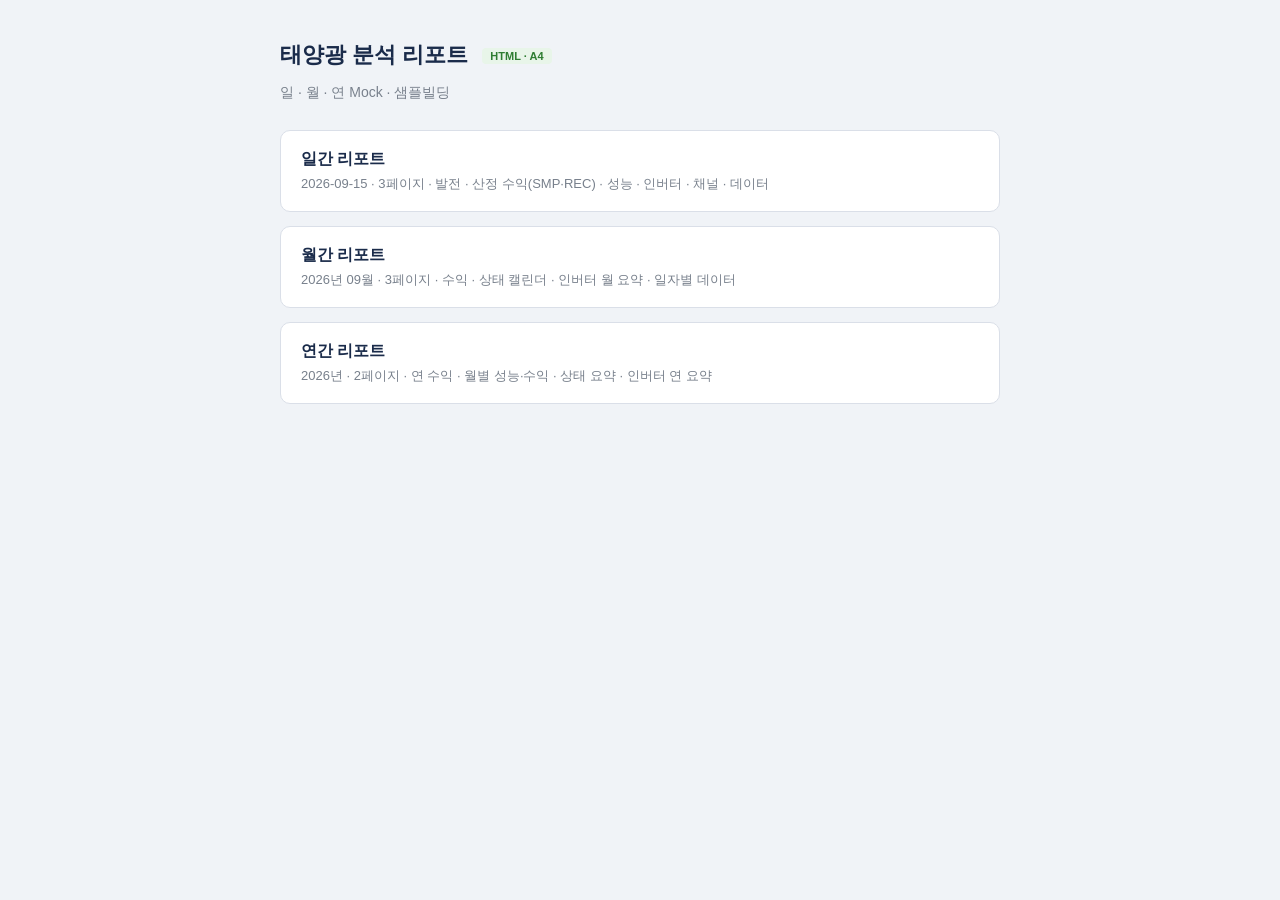
<file: report/index.html>
<!DOCTYPE html>
<html lang="ko">
<head>
  <meta charset="UTF-8" />
  <meta name="viewport" content="width=device-width, initial-scale=1" />
  <title>태양광 분석 리포트 · HTML (A4)</title>
  <style>
    body {
      font-family: "Malgun Gothic", "Apple SD Gothic Neo", sans-serif;
      background: #f0f3f7;
      color: #2d3138;
      margin: 0;
      padding: 40px 24px;
    }
    .wrap { max-width: 720px; margin: 0 auto; }
    h1 { font-size: 22px; color: #1a2b4a; margin: 0 0 8px; }
    .sub { color: #78808c; font-size: 14px; margin-bottom: 28px; }
    .cards { display: grid; gap: 14px; }
    a.card {
      display: block;
      background: #fff;
      border: 1px solid #dadfe8;
      border-radius: 10px;
      padding: 18px 20px;
      text-decoration: none;
      color: inherit;
      transition: box-shadow .15s;
    }
    a.card:hover { box-shadow: 0 6px 20px rgba(26,43,74,.12); }
    a.card strong { display: block; font-size: 16px; color: #1a2b4a; margin-bottom: 4px; }
    a.card span { font-size: 13px; color: #78808c; }
    .tag {
      display: inline-block;
      font-size: 11px;
      background: #e8f5e9;
      color: #2e7d32;
      border-radius: 4px;
      padding: 2px 8px;
      margin-left: 8px;
      vertical-align: middle;
    }
    .foot { margin-top: 28px; font-size: 12px; color: #78808c; line-height: 1.6; }
  </style>
</head>
<body>
  <div class="wrap">
    <h1>태양광 분석 리포트 <span class="tag">HTML · A4</span></h1>
    <p class="sub">일 · 월 · 연 Mock · 샘플빌딩</p>
    <div class="cards">
      <a class="card" href="daily.html">
        <strong>일간 리포트</strong>
        <span>2026-09-15 · 3페이지 · 발전 · 산정 수익(SMP·REC) · 성능 · 인버터 · 채널 · 데이터</span>
      </a>
      <a class="card" href="monthly.html">
        <strong>월간 리포트</strong>
        <span>2026년 09월 · 3페이지 · 수익 · 상태 캘린더 · 인버터 월 요약 · 일자별 데이터</span>
      </a>
      <a class="card" href="yearly.html">
        <strong>연간 리포트</strong>
        <span>2026년 · 2페이지 · 연 수익 · 월별 성능·수익 · 상태 요약 · 인버터 연 요약</span>
      </a>
    </div>
  </div>
</body>
</html>
</file>
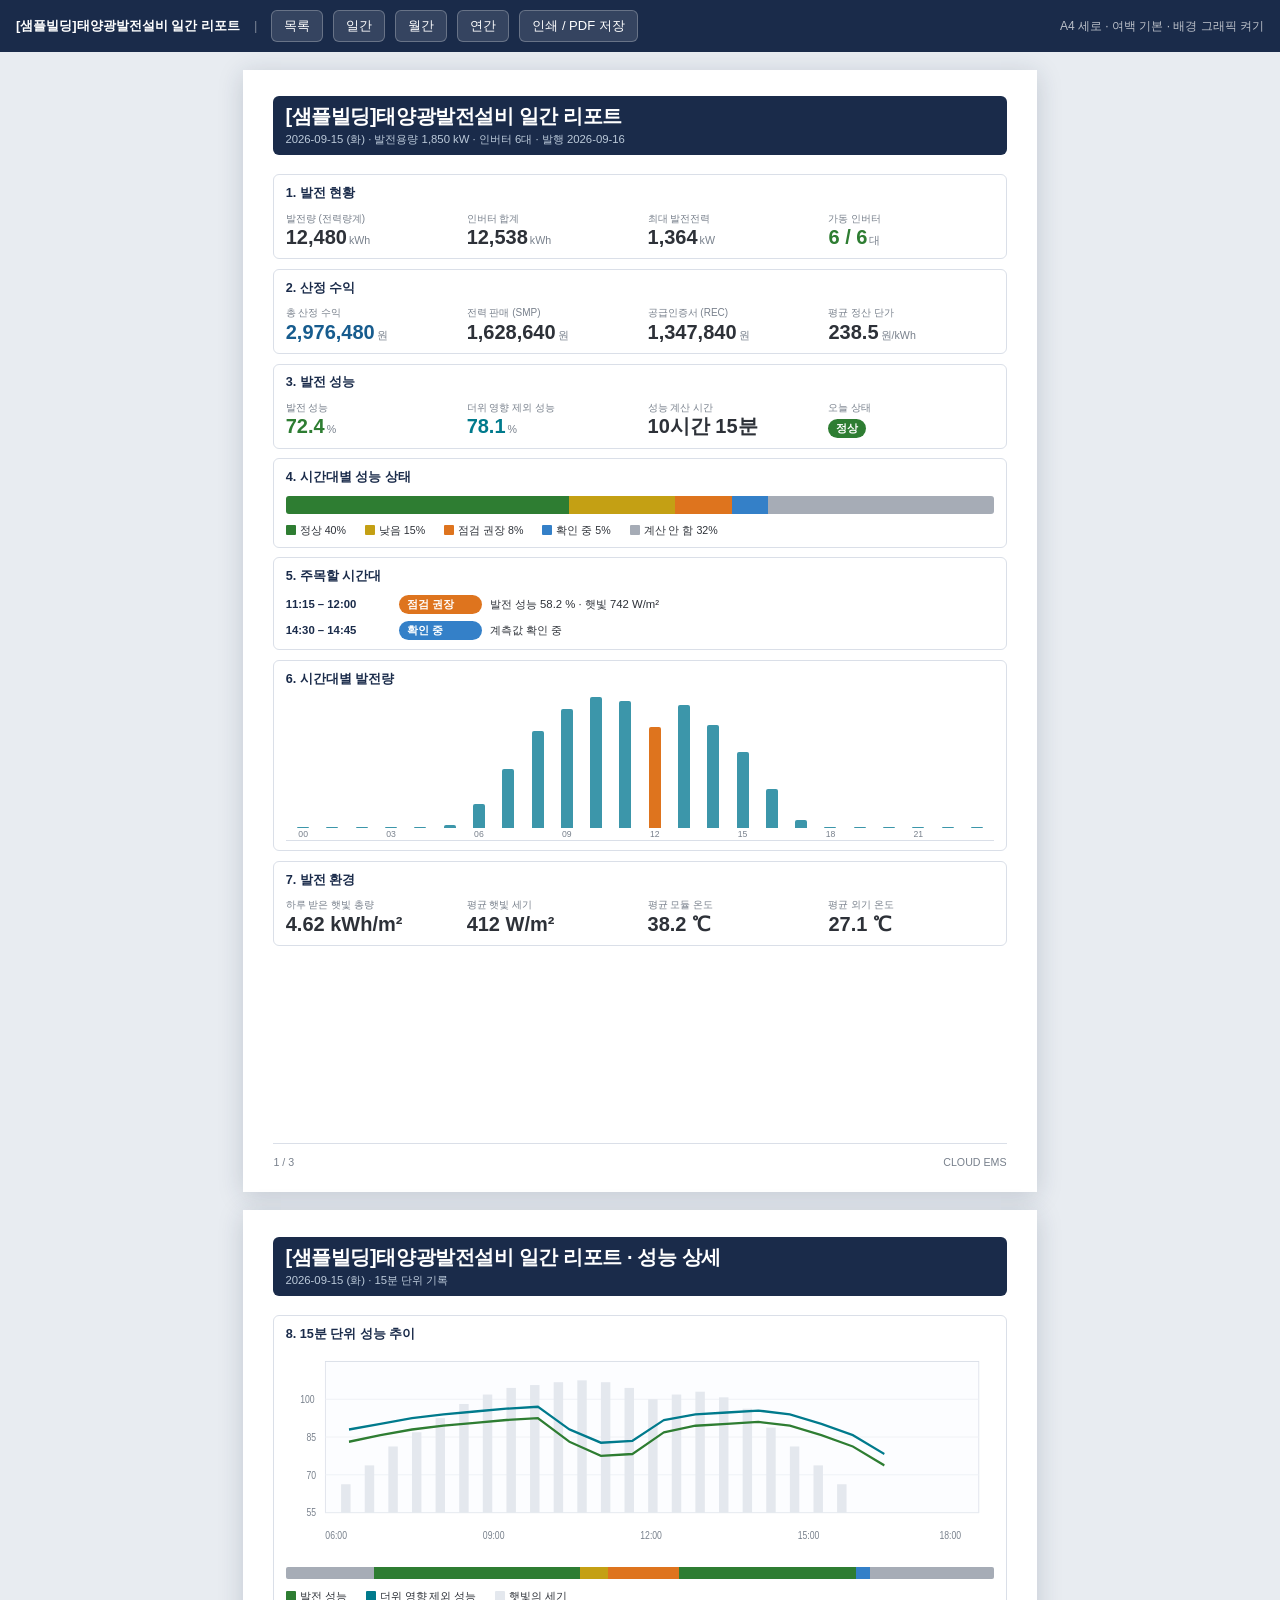
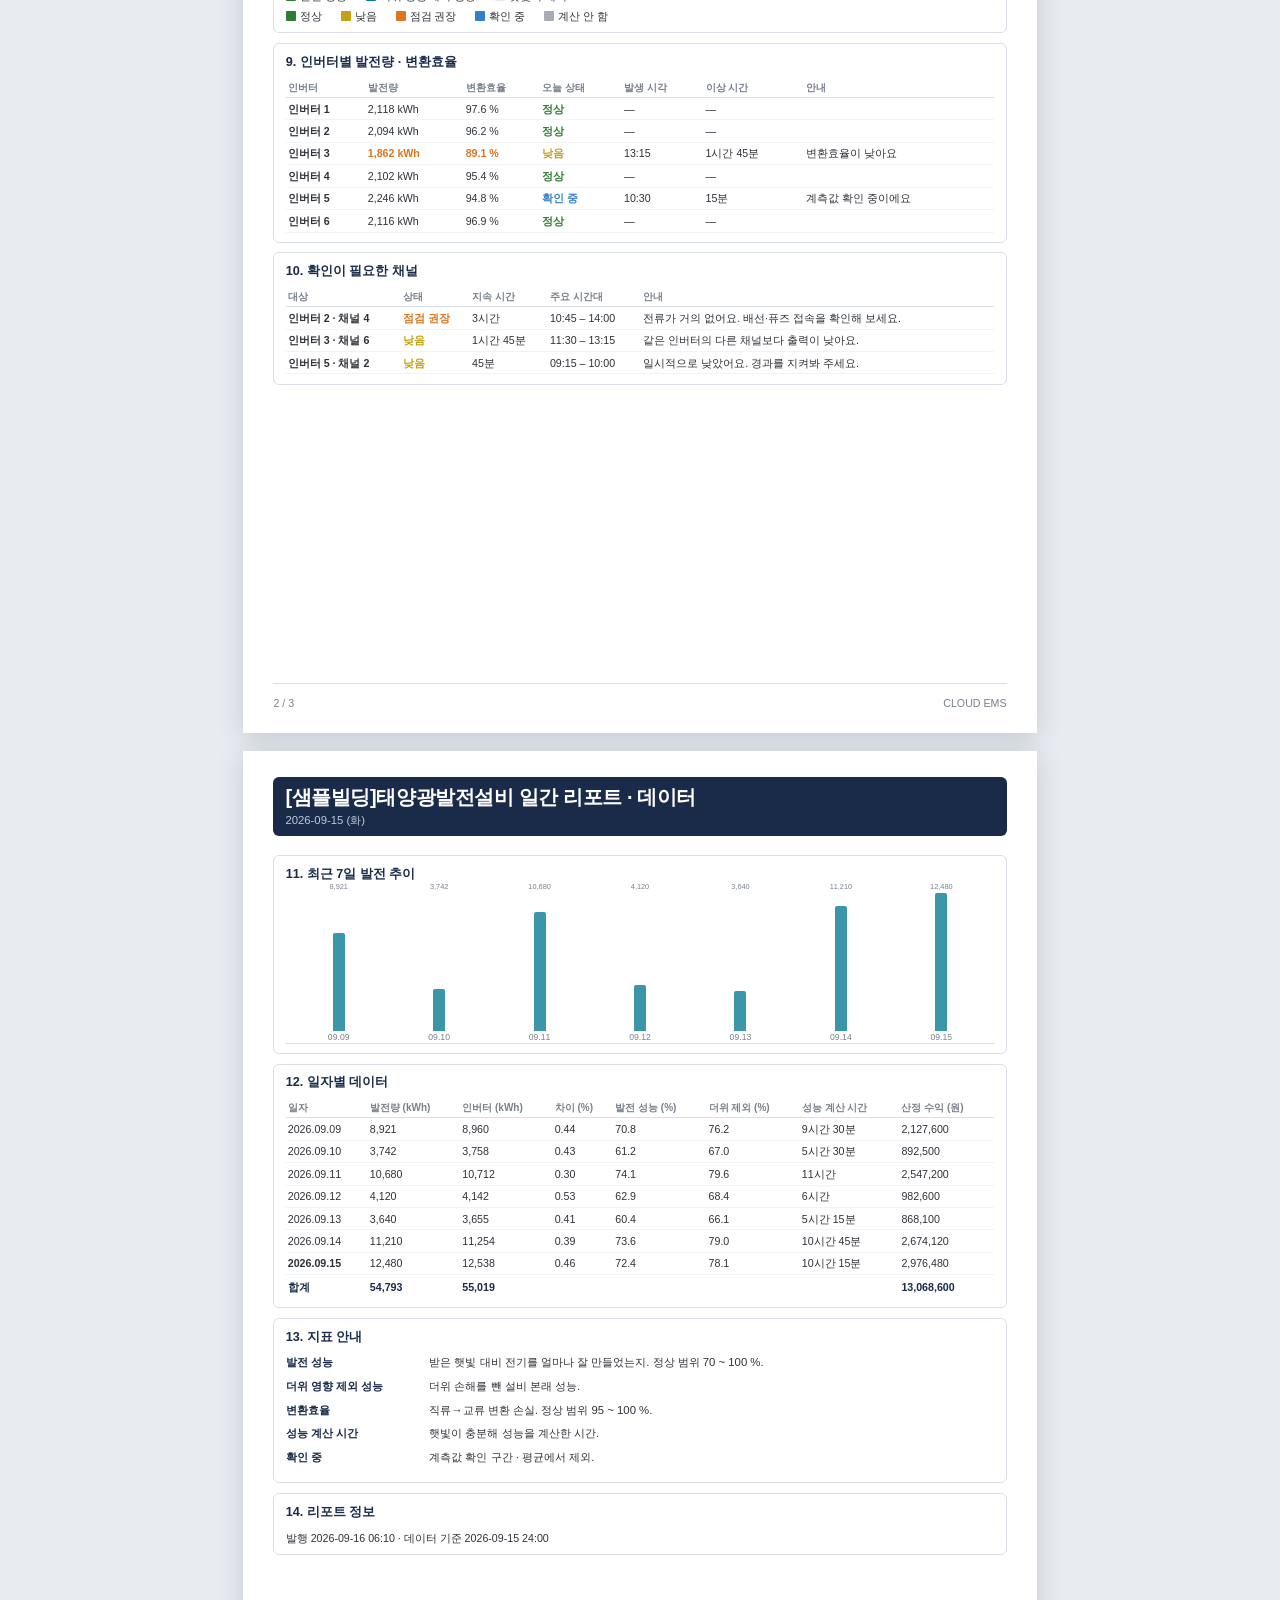
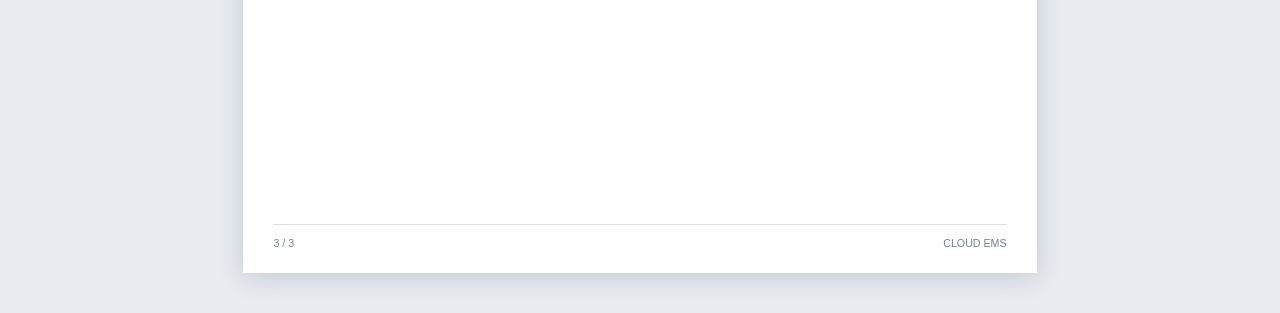
<file: report/daily.html>
<!DOCTYPE html>
<html lang="ko">
<head>
  <meta charset="UTF-8" />
  <meta name="viewport" content="width=device-width, initial-scale=1" />
  <title>[샘플빌딩]태양광발전설비 일간 리포트 · 2026-09-15</title>
  <style>
/* embedded report.css — self-contained (CSS 없어도 단독 열림) */
/* 태양광 분석 리포트 (다현장) — A4 인쇄용 공통 스타일 · Mock 빌딩명 예시
   @page A4 · 화면은 A4 미리보기, Ctrl+P 시 동일 비율로 출력 */

@page {
  size: A4 portrait;
  margin: 10mm;
}

:root {
  --hd: #1a2b4a;
  --tx: #2d3138;
  --dm: #78808c;
  --ln: #dadfe8;
  --bg: #f6f8fa;
  --ok: #2e7d32;
  --teal: #007a8c;
  --low: #c4a014;
  --ins: #de741e;
  --chk: #3480c8;
  --na: #a6acb6;
  --money: #175c8e;
  --red: #c0392b;
  --white: #fff;
}

* { box-sizing: border-box; margin: 0; padding: 0; }

html { font-size: 11pt; }

body {
  font-family: "Malgun Gothic", "Apple SD Gothic Neo", "Noto Sans KR", sans-serif;
  color: var(--tx);
  background: #e8ecf1;
  line-height: 1.35;
  -webkit-print-color-adjust: exact;
  print-color-adjust: exact;
}

/* 화면용 툴바 — 인쇄 시 숨김 */
.toolbar {
  position: sticky;
  top: 0;
  z-index: 100;
  display: flex;
  gap: 10px;
  align-items: center;
  flex-wrap: wrap;
  padding: 10px 16px;
  background: var(--hd);
  color: #fff;
  font-size: 13px;
}
.toolbar a, .toolbar button {
  color: #fff;
  text-decoration: none;
  background: rgba(255,255,255,.12);
  border: 1px solid rgba(255,255,255,.25);
  border-radius: 6px;
  padding: 6px 12px;
  cursor: pointer;
  font: inherit;
}
.toolbar a:hover, .toolbar button:hover { background: rgba(255,255,255,.22); }
.toolbar .sep { opacity: .4; margin: 0 4px; }
.toolbar .hint { opacity: .7; font-size: 12px; margin-left: auto; }

.pages {
  display: flex;
  flex-direction: column;
  align-items: center;
  gap: 18px;
  padding: 18px 0 40px;
}

/* A4 한 장 = 210 × 297 mm (화면은 최소 높이, 인쇄 시 페이지 단위) */
.page {
  width: 210mm;
  min-height: 297mm;
  background: var(--white);
  box-shadow: 0 4px 24px rgba(26, 43, 74, .18);
  padding: 7mm 8mm 6mm;
  display: flex;
  flex-direction: column;
  page-break-after: always;
  break-after: page;
  page-break-inside: avoid;
  break-inside: avoid;
}

.page:last-child {
  page-break-after: auto;
  break-after: auto;
}

.page-head {
  background: var(--hd);
  color: #fff;
  border-radius: 6px;
  padding: 7px 12px 8px;
  margin-bottom: 5mm;
  flex-shrink: 0;
}
.page-head h1 {
  font-size: 15pt;
  font-weight: 700;
  letter-spacing: -0.02em;
}
.page-head .sub {
  font-size: 8.5pt;
  color: #bccada;
  margin-top: 2px;
}

.page-foot {
  margin-top: auto;
  padding-top: 3mm;
  font-size: 8pt;
  color: var(--dm);
  border-top: 1px solid var(--ln);
  display: flex;
  justify-content: space-between;
  flex-shrink: 0;
}

.block {
  border: 1px solid var(--ln);
  border-radius: 6px;
  padding: 2.6mm 3mm 2.4mm;
  margin-bottom: 2.6mm;
  flex-shrink: 0;
}
.block h2 {
  font-size: 9.5pt;
  color: var(--hd);
  font-weight: 700;
  margin-bottom: 2.5mm;
}

.kpis {
  display: grid;
  grid-template-columns: repeat(4, 1fr);
  gap: 2mm 4mm;
}
.kpi .lab { font-size: 7.5pt; color: var(--dm); }
.kpi .val {
  font-size: 15pt;
  font-weight: 700;
  color: var(--tx);
  line-height: 1.15;
  margin-top: 1px;
}
.kpi .val.money { color: var(--money); }
.kpi .val.ok { color: var(--ok); }
.kpi .val.teal { color: var(--teal); }
.kpi .val.ins { color: var(--ins); }
.kpi .unit {
  font-size: 8pt;
  font-weight: 400;
  color: var(--dm);
  margin-left: 2px;
}
.kpi .sub { display: none; }

.note { display: none; }
.note.strong {
  display: block;
  font-size: 8pt;
  color: var(--tx);
  margin-top: 0;
}
.note.strong { color: var(--tx); }
.rate-line {
  font-size: 8pt;
  color: var(--tx);
  margin-top: 2mm;
  padding-top: 2mm;
  border-top: 1px solid #eef1f6;
}
.rate-line b { color: var(--hd); margin-right: 6px; }

.badge {
  display: inline-block;
  font-size: 8pt;
  font-weight: 700;
  color: #fff;
  border-radius: 10px;
  padding: 2px 8px;
  line-height: 1.4;
}
.badge.ok { background: var(--ok); }
.badge.low { background: var(--low); }
.badge.ins { background: var(--ins); }
.badge.chk { background: var(--chk); }
.badge.na { background: var(--na); }

/* 상태 비중 바 */
.status-bar {
  display: flex;
  height: 18px;
  border-radius: 3px;
  overflow: hidden;
  margin-bottom: 2.5mm;
}
.status-bar span { display: block; height: 100%; }
.status-bar .ok { background: var(--ok); }
.status-bar .low { background: var(--low); }
.status-bar .ins { background: var(--ins); }
.status-bar .chk { background: var(--chk); }
.status-bar .na { background: var(--na); }

.legend {
  display: flex;
  flex-wrap: wrap;
  gap: 1.5mm 5mm;
  font-size: 8pt;
}
.legend i {
  display: inline-block;
  width: 10px;
  height: 10px;
  border-radius: 1px;
  margin-right: 4px;
  vertical-align: -1px;
}

.callouts { display: flex; flex-direction: column; gap: 2mm; }
.callout {
  display: grid;
  grid-template-columns: 28mm 22mm 1fr;
  gap: 2mm;
  align-items: center;
  font-size: 8.5pt;
}
.callout .t { font-weight: 700; color: var(--hd); }
.callout .n { color: var(--dm); font-size: 8pt; }

/* 막대 차트 — 수직 정렬 (기울어짐 방지: bar-wrap + absolute height) */
.bars {
  display: flex;
  align-items: stretch;
  gap: 2px;
  height: 42mm;
  padding: 0 1mm 0;
  border-bottom: 1px solid var(--ln);
}
.bars .col {
  flex: 1 1 0;
  min-width: 0;
  display: flex;
  flex-direction: column;
  align-items: center;
  height: 100%;
}
.bars .col .bar-wrap {
  flex: 1 1 auto;
  width: 100%;
  position: relative;
  min-height: 0;
}
.bars .col .bar {
  position: absolute;
  left: 50%;
  bottom: 0;
  transform: translateX(-50%);
  width: 55%;
  max-width: 12px;
  background: #3c96aa;
  border-radius: 2px 2px 0 0;
  min-height: 1px;
}
.bars .col .bar.hi { background: var(--ins); }
.bars .col .bar.money { background: #3474a8; }
.bars .col .lbl {
  flex: 0 0 auto;
  font-size: 6.5pt;
  color: var(--dm);
  margin-top: 2px;
  white-space: nowrap;
  line-height: 1;
  height: 10px;
}
.bars .col .v {
  position: absolute;
  left: 50%;
  transform: translateX(-50%);
  bottom: calc(100% + 1px);
  font-size: 5.5pt;
  color: var(--dm);
  white-space: nowrap;
}

/* 라인+막대 콤보 (SVG 래퍼) */
.chart-wrap {
  width: 100%;
  height: 48mm;
}
.chart-wrap svg { width: 100%; height: 100%; display: block; }

.status-strip {
  display: flex;
  height: 12px;
  margin-top: 2mm;
  border-radius: 2px;
  overflow: hidden;
}
.status-strip i { display: block; height: 100%; }

table.data {
  width: 100%;
  border-collapse: collapse;
  font-size: 8pt;
}
table.data th {
  text-align: left;
  color: var(--dm);
  font-weight: 700;
  font-size: 7.5pt;
  padding: 0 2px 3px;
  border-bottom: 1px solid var(--ln);
}
table.data td {
  padding: 3.5px 2px;
  border-bottom: 1px solid #f0f3f7;
  vertical-align: middle;
}
table.data tr.total td {
  font-weight: 700;
  border-top: 1px solid var(--ln);
  border-bottom: none;
  padding-top: 5px;
  color: var(--hd);
}
table.data td.money { color: var(--money); font-weight: 700; }
table.data .c-ok { color: var(--ok); font-weight: 700; }
table.data .c-low { color: var(--low); font-weight: 700; }
table.data .c-ins { color: var(--ins); font-weight: 700; }
table.data .c-chk { color: var(--chk); font-weight: 700; }

.guide-list { font-size: 8.5pt; }
.guide-list dt {
  float: left;
  width: 36mm;
  font-weight: 700;
  color: var(--hd);
  clear: left;
}
.guide-list dd {
  margin-left: 38mm;
  margin-bottom: 2.2mm;
  color: var(--tx);
}

/* 캘린더 */
.cal {
  display: grid;
  grid-template-columns: repeat(7, 1fr);
  gap: 2mm;
}
.cal .wd {
  text-align: center;
  font-size: 7.5pt;
  font-weight: 700;
  color: var(--dm);
  padding-bottom: 1mm;
}
.cal .day {
  border: 1px solid var(--ln);
  border-radius: 4px;
  padding: 2mm 1.5mm;
  min-height: 16mm;
}
.cal .day .n { font-size: 8.5pt; font-weight: 700; color: var(--hd); }
.cal .day .ts { font-size: 6.5pt; color: var(--dm); margin-top: 1.5mm; }
.cal .day.empty { border: none; }

/* 카드 그리드 */
.cards {
  display: grid;
  gap: 2.5mm;
}
.cards.c3 { grid-template-columns: repeat(3, 1fr); }
.cards.c6 { grid-template-columns: repeat(6, 1fr); }
.card {
  border: 1px solid var(--ln);
  border-radius: 5px;
  padding: 2.5mm 3mm;
  position: relative;
  overflow: hidden;
  background: #fafcfe;
}
.card .topbar {
  position: absolute;
  left: 0; top: 0; right: 0;
  height: 3px;
}
.card .side {
  position: absolute;
  left: 0; top: 2mm; bottom: 2mm;
  width: 3px;
  border-radius: 0 2px 2px 0;
}
.card .name { font-size: 9pt; font-weight: 700; color: var(--hd); }
.card .meta { font-size: 8pt; color: var(--tx); margin-top: 1mm; }
.card .hint { font-size: 7pt; color: var(--dm); margin-top: 1mm; }
.card .hint.warn { color: var(--ins); }

.env .kpis { grid-template-columns: repeat(4, 1fr); }

@media print {
  body { background: #fff; }
  .toolbar { display: none !important; }
  .pages { padding: 0; gap: 0; }
  .page {
    box-shadow: none;
    margin: 0;
    width: 100%;
    min-height: auto;
    height: auto;
    max-height: none;
    padding: 0;
    overflow: visible;
  }
}

</style>
</head>
<body>
  <nav class="toolbar">
    <strong>[샘플빌딩]태양광발전설비 일간 리포트</strong>
    <span class="sep">|</span>
    <a href="index.html">목록</a>
    <a href="daily.html">일간</a>
    <a href="monthly.html">월간</a>
    <a href="yearly.html">연간</a>
    <button type="button" onclick="window.print()">인쇄 / PDF 저장</button>
    <span class="hint">A4 세로 · 여백 기본 · 배경 그래픽 켜기</span>
  </nav>
  <div class="pages">

    <article class="page">
      <header class="page-head">
        <h1>[샘플빌딩]태양광발전설비 일간 리포트</h1>
        <div class="sub">2026-09-15 (화) · 발전용량 1,850 kW · 인버터 6대 · 발행 2026-09-16</div>
      </header>
      <section class="block"><h2>1. 발전 현황</h2>
        <div class="kpis">
          <div class="kpi"><div class="lab">발전량 (전력량계)</div><div class="val">12,480<span class="unit">kWh</span></div></div>
          <div class="kpi"><div class="lab">인버터 합계</div><div class="val">12,538<span class="unit">kWh</span></div></div>
          <div class="kpi"><div class="lab">최대 발전전력</div><div class="val">1,364<span class="unit">kW</span></div></div>
          <div class="kpi"><div class="lab">가동 인버터</div><div class="val ok">6 / 6<span class="unit">대</span></div></div>
        </div>
      </section>
      <section class="block"><h2>2. 산정 수익</h2>
        <div class="kpis">
          <div class="kpi"><div class="lab">총 산정 수익</div><div class="val money">2,976,480<span class="unit">원</span></div></div>
          <div class="kpi"><div class="lab">전력 판매 (SMP)</div><div class="val">1,628,640<span class="unit">원</span></div></div>
          <div class="kpi"><div class="lab">공급인증서 (REC)</div><div class="val">1,347,840<span class="unit">원</span></div></div>
          <div class="kpi"><div class="lab">평균 정산 단가</div><div class="val">238.5<span class="unit">원/kWh</span></div></div>
        </div>
      </section>
      <section class="block"><h2>3. 발전 성능</h2>
        <div class="kpis">
          <div class="kpi"><div class="lab">발전 성능</div><div class="val ok">72.4<span class="unit">%</span></div></div>
          <div class="kpi"><div class="lab">더위 영향 제외 성능</div><div class="val teal">78.1<span class="unit">%</span></div></div>
          <div class="kpi"><div class="lab">성능 계산 시간</div><div class="val">10시간 15분</div></div>
          <div class="kpi"><div class="lab">오늘 상태</div><div style="margin-top:4px"><span class="badge ok">정상</span></div></div>
        </div>
      </section>
      <section class="block"><h2>4. 시간대별 성능 상태</h2>
        <div class="status-bar">
          <span class="ok" style="width:40%"></span><span class="low" style="width:15%"></span>
          <span class="ins" style="width:8%"></span><span class="chk" style="width:5%"></span>
          <span class="na" style="width:32%"></span>
        </div>
        <div class="legend">
          <span><i style="background:var(--ok)"></i>정상 40%</span>
          <span><i style="background:var(--low)"></i>낮음 15%</span>
          <span><i style="background:var(--ins)"></i>점검 권장 8%</span>
          <span><i style="background:var(--chk)"></i>확인 중 5%</span>
          <span><i style="background:var(--na)"></i>계산 안 함 32%</span>
        </div>
      </section>
      <section class="block"><h2>5. 주목할 시간대</h2>
        <div class="callouts">
          <div class="callout"><span class="t">11:15 – 12:00</span><span class="badge ins">점검 권장</span><span>발전 성능 58.2 % · 햇빛 742 W/m²</span></div>
          <div class="callout"><span class="t">14:30 – 14:45</span><span class="badge chk">확인 중</span><span>계측값 확인 중</span></div>
        </div>
      </section>
      <section class="block"><h2>6. 시간대별 발전량</h2>
        <div class="bars" style="height:38mm"><div class="col"><div class="bar-wrap"><div class="bar" style="height:0%"></div></div><div class="lbl">00</div></div><div class="col"><div class="bar-wrap"><div class="bar" style="height:0%"></div></div><div class="lbl"></div></div><div class="col"><div class="bar-wrap"><div class="bar" style="height:0%"></div></div><div class="lbl"></div></div><div class="col"><div class="bar-wrap"><div class="bar" style="height:0%"></div></div><div class="lbl">03</div></div><div class="col"><div class="bar-wrap"><div class="bar" style="height:0%"></div></div><div class="lbl"></div></div><div class="col"><div class="bar-wrap"><div class="bar" style="height:2%"></div></div><div class="lbl"></div></div><div class="col"><div class="bar-wrap"><div class="bar" style="height:18%"></div></div><div class="lbl">06</div></div><div class="col"><div class="bar-wrap"><div class="bar" style="height:45%"></div></div><div class="lbl"></div></div><div class="col"><div class="bar-wrap"><div class="bar" style="height:74%"></div></div><div class="lbl"></div></div><div class="col"><div class="bar-wrap"><div class="bar" style="height:91%"></div></div><div class="lbl">09</div></div><div class="col"><div class="bar-wrap"><div class="bar" style="height:100%"></div></div><div class="lbl"></div></div><div class="col"><div class="bar-wrap"><div class="bar" style="height:97%"></div></div><div class="lbl"></div></div><div class="col"><div class="bar-wrap"><div class="bar hi" style="height:77%"></div></div><div class="lbl">12</div></div><div class="col"><div class="bar-wrap"><div class="bar" style="height:94%"></div></div><div class="lbl"></div></div><div class="col"><div class="bar-wrap"><div class="bar" style="height:79%"></div></div><div class="lbl"></div></div><div class="col"><div class="bar-wrap"><div class="bar" style="height:58%"></div></div><div class="lbl">15</div></div><div class="col"><div class="bar-wrap"><div class="bar" style="height:30%"></div></div><div class="lbl"></div></div><div class="col"><div class="bar-wrap"><div class="bar" style="height:6%"></div></div><div class="lbl"></div></div><div class="col"><div class="bar-wrap"><div class="bar" style="height:0%"></div></div><div class="lbl">18</div></div><div class="col"><div class="bar-wrap"><div class="bar" style="height:0%"></div></div><div class="lbl"></div></div><div class="col"><div class="bar-wrap"><div class="bar" style="height:0%"></div></div><div class="lbl"></div></div><div class="col"><div class="bar-wrap"><div class="bar" style="height:0%"></div></div><div class="lbl">21</div></div><div class="col"><div class="bar-wrap"><div class="bar" style="height:0%"></div></div><div class="lbl"></div></div><div class="col"><div class="bar-wrap"><div class="bar" style="height:0%"></div></div><div class="lbl"></div></div></div>
      </section>
      <section class="block"><h2>7. 발전 환경</h2>
        <div class="kpis">
          <div class="kpi"><div class="lab">하루 받은 햇빛 총량</div><div class="val">4.62 kWh/m²</div></div>
          <div class="kpi"><div class="lab">평균 햇빛 세기</div><div class="val">412 W/m²</div></div>
          <div class="kpi"><div class="lab">평균 모듈 온도</div><div class="val">38.2 ℃</div></div>
          <div class="kpi"><div class="lab">평균 외기 온도</div><div class="val">27.1 ℃</div></div>
        </div>
      </section>
      <footer class="page-foot"><span>1 / 3</span><span>CLOUD EMS</span></footer>
    </article>

    <article class="page">
      <header class="page-head">
        <h1>[샘플빌딩]태양광발전설비 일간 리포트 · 성능 상세</h1>
        <div class="sub">2026-09-15 (화) · 15분 단위 기록</div>
      </header>
      <section class="block"><h2>8. 15분 단위 성능 추이</h2>
        <div class="chart-wrap" style="height:55mm">
          <svg viewBox="0 0 900 220" preserveAspectRatio="none" aria-label="15분 성능 추이">
            <rect x="50" y="10" width="830" height="160" fill="#fcfdff" stroke="#dadfe8"/>
            <g stroke="#edf0f5" stroke-width="1">
              <line x1="50" y1="50" x2="880" y2="50"/><line x1="50" y1="90" x2="880" y2="90"/>
              <line x1="50" y1="130" x2="880" y2="130"/><line x1="50" y1="170" x2="880" y2="170"/>
            </g>
            <g fill="#78808c" font-size="11" font-family="Malgun Gothic,sans-serif">
              <text x="18" y="54">100</text><text x="26" y="94">85</text>
              <text x="26" y="134">70</text><text x="26" y="174">55</text>
              <text x="50" y="198">06:00</text><text x="250" y="198">09:00</text>
              <text x="450" y="198">12:00</text><text x="650" y="198">15:00</text>
              <text x="830" y="198">18:00</text>
            </g>
            <g fill="#e4e8ee">
              <rect x="70" y="140" width="12" height="30"/><rect x="100" y="120" width="12" height="50"/>
              <rect x="130" y="100" width="12" height="70"/><rect x="160" y="85" width="12" height="85"/>
              <rect x="190" y="70" width="12" height="100"/><rect x="220" y="55" width="12" height="115"/>
              <rect x="250" y="45" width="12" height="125"/><rect x="280" y="38" width="12" height="132"/>
              <rect x="310" y="35" width="12" height="135"/><rect x="340" y="32" width="12" height="138"/>
              <rect x="370" y="30" width="12" height="140"/><rect x="400" y="32" width="12" height="138"/>
              <rect x="430" y="38" width="12" height="132"/><rect x="460" y="50" width="12" height="120"/>
              <rect x="490" y="45" width="12" height="125"/><rect x="520" y="42" width="12" height="128"/>
              <rect x="550" y="48" width="12" height="122"/><rect x="580" y="60" width="12" height="110"/>
              <rect x="610" y="80" width="12" height="90"/><rect x="640" y="100" width="12" height="70"/>
              <rect x="670" y="120" width="12" height="50"/><rect x="700" y="140" width="12" height="30"/>
            </g>
            <polyline fill="none" stroke="#2e7d32" stroke-width="2.5"
              points="80,95 120,88 160,82 200,78 240,75 280,72 320,70 360,95 400,110 440,108 480,85 520,78 560,76 600,74 640,78 680,88 720,100 760,120"/>
            <polyline fill="none" stroke="#007a8c" stroke-width="2.5"
              points="80,82 120,76 160,70 200,66 240,63 280,60 320,58 360,82 400,96 440,94 480,72 520,66 560,64 600,62 640,66 680,76 720,88 760,108"/>
          </svg>
        </div>
        <div class="status-strip">
          <i style="width:12.5%;background:var(--na)"></i><i style="width:29%;background:var(--ok)"></i>
          <i style="width:4%;background:var(--low)"></i><i style="width:10%;background:var(--ins)"></i>
          <i style="width:25%;background:var(--ok)"></i><i style="width:2%;background:var(--chk)"></i>
          <i style="width:17.5%;background:var(--na)"></i>
        </div>
        <div class="legend" style="margin-top:2.5mm">
          <span><i style="background:var(--ok)"></i>발전 성능</span>
          <span><i style="background:var(--teal)"></i>더위 영향 제외 성능</span>
          <span><i style="background:#e4e8ee"></i>햇빛의 세기</span>
        </div>
        <div class="legend" style="margin-top:1.5mm">
          <span><i style="background:var(--ok)"></i>정상</span>
          <span><i style="background:var(--low)"></i>낮음</span>
          <span><i style="background:var(--ins)"></i>점검 권장</span>
          <span><i style="background:var(--chk)"></i>확인 중</span>
          <span><i style="background:var(--na)"></i>계산 안 함</span>
        </div>
      </section>
      <section class="block"><h2>9. 인버터별 발전량 · 변환효율</h2>
        <table class="data">
          <thead><tr><th>인버터</th><th>발전량</th><th>변환효율</th><th>오늘 상태</th><th>발생 시각</th><th>이상 시간</th><th>안내</th></tr></thead>
          <tbody>
            <tr><td><b>인버터 1</b></td><td>2,118 kWh</td><td>97.6 %</td><td class="c-ok">정상</td><td>—</td><td>—</td><td></td></tr>
            <tr><td><b>인버터 2</b></td><td>2,094 kWh</td><td>96.2 %</td><td class="c-ok">정상</td><td>—</td><td>—</td><td></td></tr>
            <tr><td><b>인버터 3</b></td><td class="c-ins">1,862 kWh</td><td class="c-ins">89.1 %</td><td class="c-low">낮음</td><td>13:15</td><td>1시간 45분</td><td>변환효율이 낮아요</td></tr>
            <tr><td><b>인버터 4</b></td><td>2,102 kWh</td><td>95.4 %</td><td class="c-ok">정상</td><td>—</td><td>—</td><td></td></tr>
            <tr><td><b>인버터 5</b></td><td>2,246 kWh</td><td>94.8 %</td><td class="c-chk">확인 중</td><td>10:30</td><td>15분</td><td>계측값 확인 중이에요</td></tr>
            <tr><td><b>인버터 6</b></td><td>2,116 kWh</td><td>96.9 %</td><td class="c-ok">정상</td><td>—</td><td>—</td><td></td></tr>
          </tbody>
        </table>
      </section>
      <section class="block"><h2>10. 확인이 필요한 채널</h2>
        <table class="data">
          <thead><tr><th>대상</th><th>상태</th><th>지속 시간</th><th>주요 시간대</th><th>안내</th></tr></thead>
          <tbody>
            <tr><td><b>인버터 2 · 채널 4</b></td><td class="c-ins">점검 권장</td><td>3시간</td><td>10:45 – 14:00</td><td>전류가 거의 없어요. 배선·퓨즈 접속을 확인해 보세요.</td></tr>
            <tr><td><b>인버터 3 · 채널 6</b></td><td class="c-low">낮음</td><td>1시간 45분</td><td>11:30 – 13:15</td><td>같은 인버터의 다른 채널보다 출력이 낮아요.</td></tr>
            <tr><td><b>인버터 5 · 채널 2</b></td><td class="c-low">낮음</td><td>45분</td><td>09:15 – 10:00</td><td>일시적으로 낮았어요. 경과를 지켜봐 주세요.</td></tr>
          </tbody>
        </table>
      </section>
      <footer class="page-foot"><span>2 / 3</span><span>CLOUD EMS</span></footer>
    </article>

    <article class="page">
      <header class="page-head">
        <h1>[샘플빌딩]태양광발전설비 일간 리포트 · 데이터</h1>
        <div class="sub">2026-09-15 (화)</div>
      </header>
      <section class="block"><h2>11. 최근 7일 발전 추이</h2>
        <div class="bars" style="height:40mm"><div class="col"><div class="bar-wrap"><div class="v">8,921</div><div class="bar" style="height:71%"></div></div><div class="lbl">09.09</div></div><div class="col"><div class="bar-wrap"><div class="v">3,742</div><div class="bar" style="height:30%"></div></div><div class="lbl">09.10</div></div><div class="col"><div class="bar-wrap"><div class="v">10,680</div><div class="bar" style="height:86%"></div></div><div class="lbl">09.11</div></div><div class="col"><div class="bar-wrap"><div class="v">4,120</div><div class="bar" style="height:33%"></div></div><div class="lbl">09.12</div></div><div class="col"><div class="bar-wrap"><div class="v">3,640</div><div class="bar" style="height:29%"></div></div><div class="lbl">09.13</div></div><div class="col"><div class="bar-wrap"><div class="v">11,210</div><div class="bar" style="height:90%"></div></div><div class="lbl">09.14</div></div><div class="col"><div class="bar-wrap"><div class="v">12,480</div><div class="bar" style="height:100%"></div></div><div class="lbl">09.15</div></div></div>
      </section>
      <section class="block"><h2>12. 일자별 데이터</h2>
        <table class="data">
          <thead><tr><th>일자</th><th>발전량 (kWh)</th><th>인버터 (kWh)</th><th>차이 (%)</th><th>발전 성능 (%)</th><th>더위 제외 (%)</th><th>성능 계산 시간</th><th>산정 수익 (원)</th></tr></thead>
          <tbody>
            <tr><td>2026.09.09</td><td>8,921</td><td>8,960</td><td>0.44</td><td>70.8</td><td>76.2</td><td>9시간 30분</td><td>2,127,600</td></tr>
            <tr><td>2026.09.10</td><td>3,742</td><td>3,758</td><td>0.43</td><td>61.2</td><td>67.0</td><td>5시간 30분</td><td>892,500</td></tr>
            <tr><td>2026.09.11</td><td>10,680</td><td>10,712</td><td>0.30</td><td>74.1</td><td>79.6</td><td>11시간</td><td>2,547,200</td></tr>
            <tr><td>2026.09.12</td><td>4,120</td><td>4,142</td><td>0.53</td><td>62.9</td><td>68.4</td><td>6시간</td><td>982,600</td></tr>
            <tr><td>2026.09.13</td><td>3,640</td><td>3,655</td><td>0.41</td><td>60.4</td><td>66.1</td><td>5시간 15분</td><td>868,100</td></tr>
            <tr><td>2026.09.14</td><td>11,210</td><td>11,254</td><td>0.39</td><td>73.6</td><td>79.0</td><td>10시간 45분</td><td>2,674,120</td></tr>
            <tr><td><b>2026.09.15</b></td><td>12,480</td><td>12,538</td><td>0.46</td><td>72.4</td><td>78.1</td><td>10시간 15분</td><td>2,976,480</td></tr>
            <tr class="total"><td>합계</td><td>54,793</td><td>55,019</td><td></td><td></td><td></td><td></td><td class="money">13,068,600</td></tr>
          </tbody>
        </table>
      </section>
      <section class="block"><h2>13. 지표 안내</h2>
        <dl class="guide-list">
          <dt>발전 성능</dt><dd>받은 햇빛 대비 전기를 얼마나 잘 만들었는지. 정상 범위 70 ~ 100 %.</dd>
          <dt>더위 영향 제외 성능</dt><dd>더위 손해를 뺀 설비 본래 성능.</dd>
          <dt>변환효율</dt><dd>직류→교류 변환 손실. 정상 범위 95 ~ 100 %.</dd>
          <dt>성능 계산 시간</dt><dd>햇빛이 충분해 성능을 계산한 시간.</dd>
          <dt>확인 중</dt><dd>계측값 확인 구간 · 평균에서 제외.</dd>
        </dl>
      </section>
      <section class="block"><h2>14. 리포트 정보</h2>
        <p class="note strong">발행 2026-09-16 06:10 · 데이터 기준 2026-09-15 24:00</p>
      </section>
      <footer class="page-foot"><span>3 / 3</span><span>CLOUD EMS</span></footer>
    </article>

  </div>
</body>
</html>
</file>
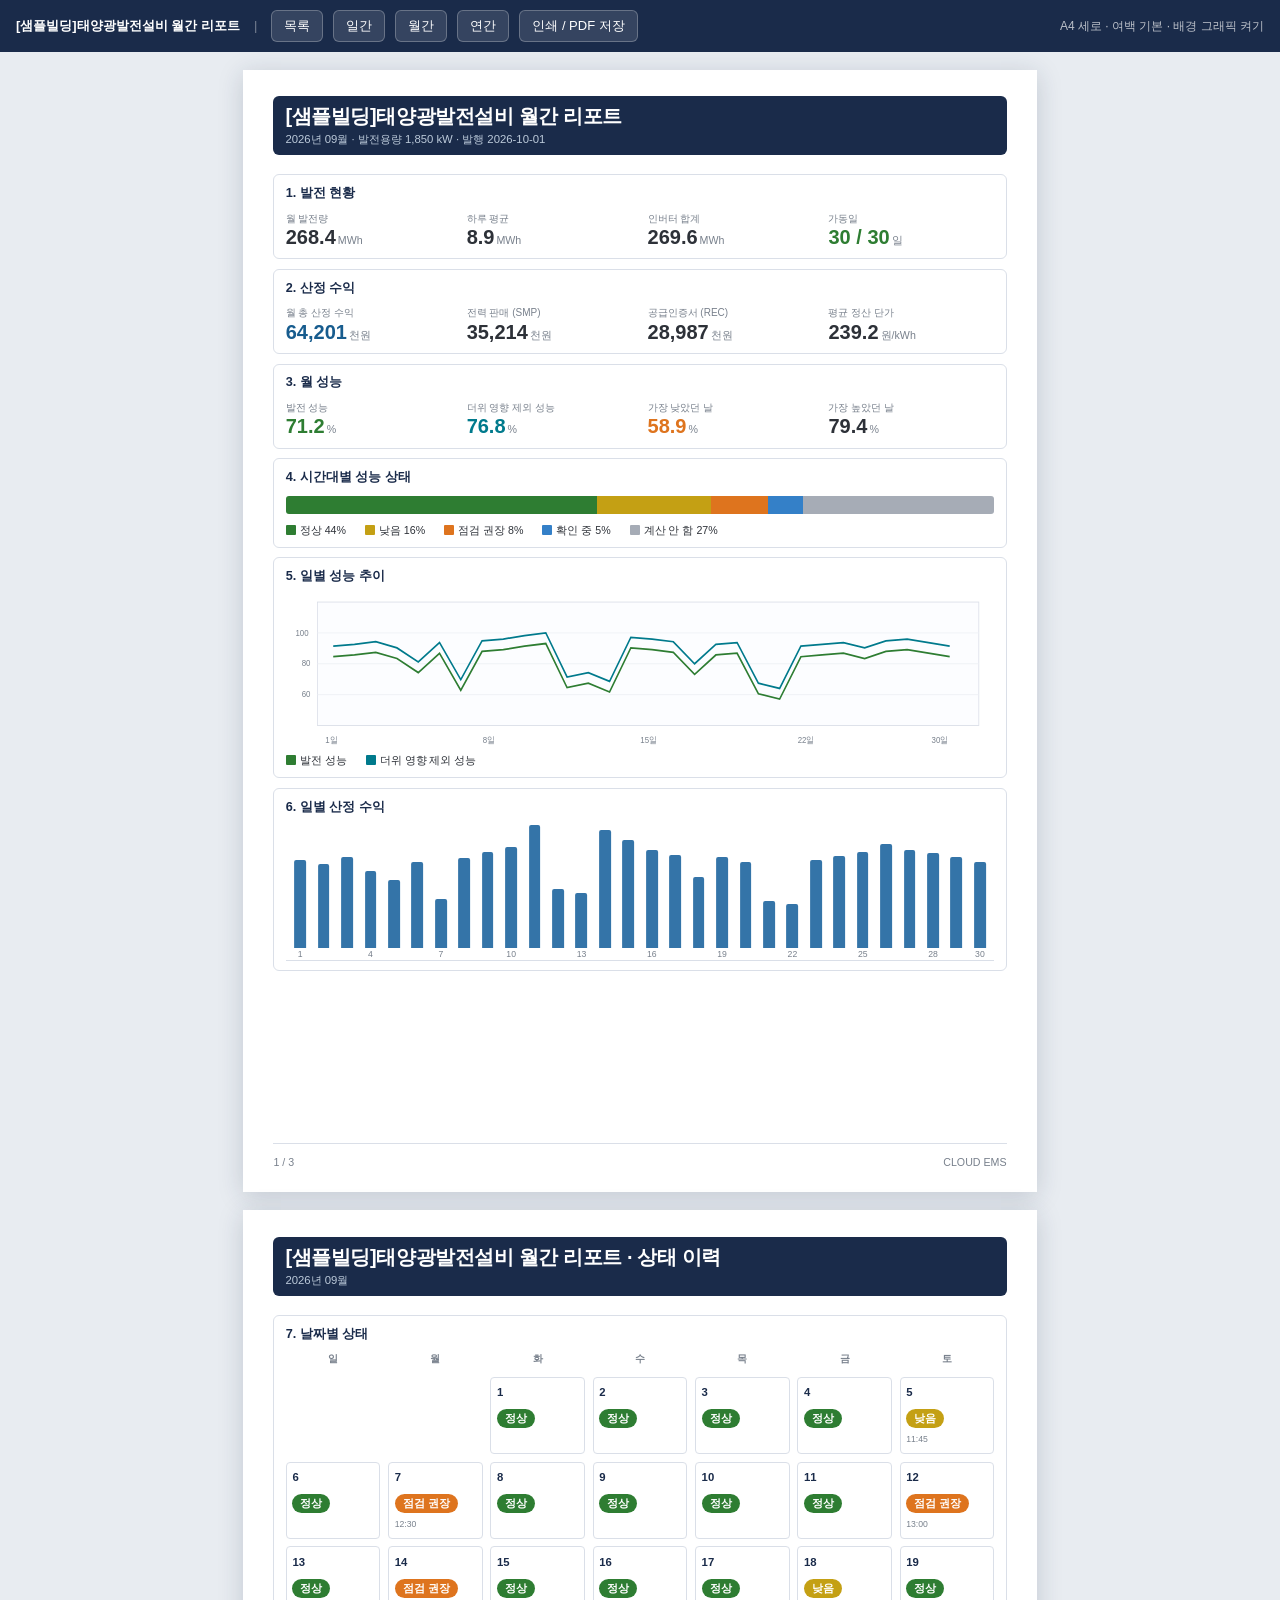
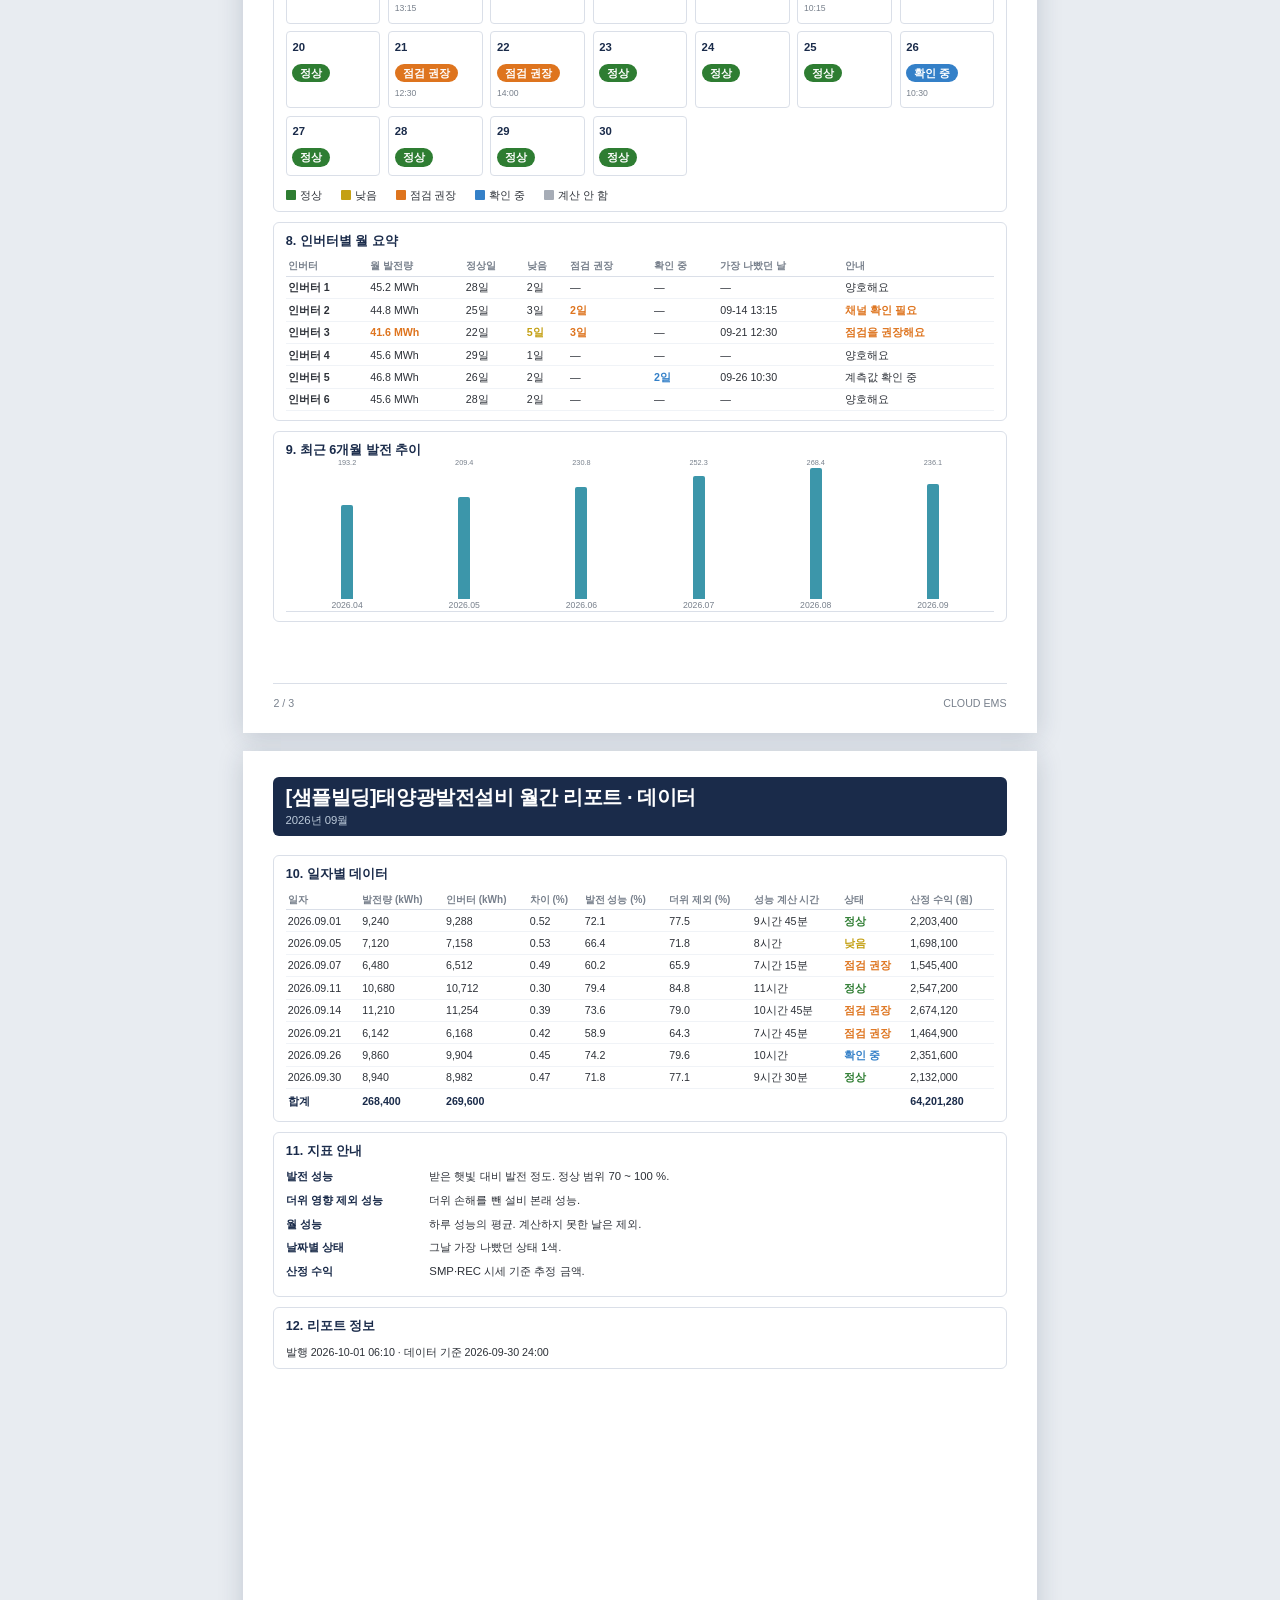
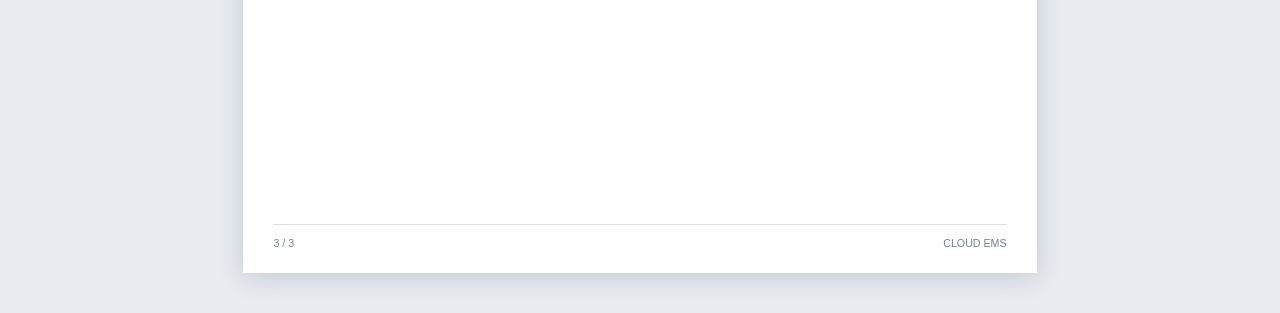
<file: report/monthly.html>
<!DOCTYPE html>
<html lang="ko">
<head>
  <meta charset="UTF-8" />
  <meta name="viewport" content="width=device-width, initial-scale=1" />
  <title>[샘플빌딩]태양광발전설비 월간 리포트 · 2026년 09월</title>
  <style>
/* embedded report.css — self-contained (CSS 없어도 단독 열림) */
/* 태양광 분석 리포트 (다현장) — A4 인쇄용 공통 스타일 · Mock 빌딩명 예시
   @page A4 · 화면은 A4 미리보기, Ctrl+P 시 동일 비율로 출력 */

@page {
  size: A4 portrait;
  margin: 10mm;
}

:root {
  --hd: #1a2b4a;
  --tx: #2d3138;
  --dm: #78808c;
  --ln: #dadfe8;
  --bg: #f6f8fa;
  --ok: #2e7d32;
  --teal: #007a8c;
  --low: #c4a014;
  --ins: #de741e;
  --chk: #3480c8;
  --na: #a6acb6;
  --money: #175c8e;
  --red: #c0392b;
  --white: #fff;
}

* { box-sizing: border-box; margin: 0; padding: 0; }

html { font-size: 11pt; }

body {
  font-family: "Malgun Gothic", "Apple SD Gothic Neo", "Noto Sans KR", sans-serif;
  color: var(--tx);
  background: #e8ecf1;
  line-height: 1.35;
  -webkit-print-color-adjust: exact;
  print-color-adjust: exact;
}

/* 화면용 툴바 — 인쇄 시 숨김 */
.toolbar {
  position: sticky;
  top: 0;
  z-index: 100;
  display: flex;
  gap: 10px;
  align-items: center;
  flex-wrap: wrap;
  padding: 10px 16px;
  background: var(--hd);
  color: #fff;
  font-size: 13px;
}
.toolbar a, .toolbar button {
  color: #fff;
  text-decoration: none;
  background: rgba(255,255,255,.12);
  border: 1px solid rgba(255,255,255,.25);
  border-radius: 6px;
  padding: 6px 12px;
  cursor: pointer;
  font: inherit;
}
.toolbar a:hover, .toolbar button:hover { background: rgba(255,255,255,.22); }
.toolbar .sep { opacity: .4; margin: 0 4px; }
.toolbar .hint { opacity: .7; font-size: 12px; margin-left: auto; }

.pages {
  display: flex;
  flex-direction: column;
  align-items: center;
  gap: 18px;
  padding: 18px 0 40px;
}

/* A4 한 장 = 210 × 297 mm (화면은 최소 높이, 인쇄 시 페이지 단위) */
.page {
  width: 210mm;
  min-height: 297mm;
  background: var(--white);
  box-shadow: 0 4px 24px rgba(26, 43, 74, .18);
  padding: 7mm 8mm 6mm;
  display: flex;
  flex-direction: column;
  page-break-after: always;
  break-after: page;
  page-break-inside: avoid;
  break-inside: avoid;
}

.page:last-child {
  page-break-after: auto;
  break-after: auto;
}

.page-head {
  background: var(--hd);
  color: #fff;
  border-radius: 6px;
  padding: 7px 12px 8px;
  margin-bottom: 5mm;
  flex-shrink: 0;
}
.page-head h1 {
  font-size: 15pt;
  font-weight: 700;
  letter-spacing: -0.02em;
}
.page-head .sub {
  font-size: 8.5pt;
  color: #bccada;
  margin-top: 2px;
}

.page-foot {
  margin-top: auto;
  padding-top: 3mm;
  font-size: 8pt;
  color: var(--dm);
  border-top: 1px solid var(--ln);
  display: flex;
  justify-content: space-between;
  flex-shrink: 0;
}

.block {
  border: 1px solid var(--ln);
  border-radius: 6px;
  padding: 2.6mm 3mm 2.4mm;
  margin-bottom: 2.6mm;
  flex-shrink: 0;
}
.block h2 {
  font-size: 9.5pt;
  color: var(--hd);
  font-weight: 700;
  margin-bottom: 2.5mm;
}

.kpis {
  display: grid;
  grid-template-columns: repeat(4, 1fr);
  gap: 2mm 4mm;
}
.kpi .lab { font-size: 7.5pt; color: var(--dm); }
.kpi .val {
  font-size: 15pt;
  font-weight: 700;
  color: var(--tx);
  line-height: 1.15;
  margin-top: 1px;
}
.kpi .val.money { color: var(--money); }
.kpi .val.ok { color: var(--ok); }
.kpi .val.teal { color: var(--teal); }
.kpi .val.ins { color: var(--ins); }
.kpi .unit {
  font-size: 8pt;
  font-weight: 400;
  color: var(--dm);
  margin-left: 2px;
}
.kpi .sub { display: none; }

.note { display: none; }
.note.strong {
  display: block;
  font-size: 8pt;
  color: var(--tx);
  margin-top: 0;
}
.note.strong { color: var(--tx); }
.rate-line {
  font-size: 8pt;
  color: var(--tx);
  margin-top: 2mm;
  padding-top: 2mm;
  border-top: 1px solid #eef1f6;
}
.rate-line b { color: var(--hd); margin-right: 6px; }

.badge {
  display: inline-block;
  font-size: 8pt;
  font-weight: 700;
  color: #fff;
  border-radius: 10px;
  padding: 2px 8px;
  line-height: 1.4;
}
.badge.ok { background: var(--ok); }
.badge.low { background: var(--low); }
.badge.ins { background: var(--ins); }
.badge.chk { background: var(--chk); }
.badge.na { background: var(--na); }

/* 상태 비중 바 */
.status-bar {
  display: flex;
  height: 18px;
  border-radius: 3px;
  overflow: hidden;
  margin-bottom: 2.5mm;
}
.status-bar span { display: block; height: 100%; }
.status-bar .ok { background: var(--ok); }
.status-bar .low { background: var(--low); }
.status-bar .ins { background: var(--ins); }
.status-bar .chk { background: var(--chk); }
.status-bar .na { background: var(--na); }

.legend {
  display: flex;
  flex-wrap: wrap;
  gap: 1.5mm 5mm;
  font-size: 8pt;
}
.legend i {
  display: inline-block;
  width: 10px;
  height: 10px;
  border-radius: 1px;
  margin-right: 4px;
  vertical-align: -1px;
}

.callouts { display: flex; flex-direction: column; gap: 2mm; }
.callout {
  display: grid;
  grid-template-columns: 28mm 22mm 1fr;
  gap: 2mm;
  align-items: center;
  font-size: 8.5pt;
}
.callout .t { font-weight: 700; color: var(--hd); }
.callout .n { color: var(--dm); font-size: 8pt; }

/* 막대 차트 — 수직 정렬 (기울어짐 방지: bar-wrap + absolute height) */
.bars {
  display: flex;
  align-items: stretch;
  gap: 2px;
  height: 42mm;
  padding: 0 1mm 0;
  border-bottom: 1px solid var(--ln);
}
.bars .col {
  flex: 1 1 0;
  min-width: 0;
  display: flex;
  flex-direction: column;
  align-items: center;
  height: 100%;
}
.bars .col .bar-wrap {
  flex: 1 1 auto;
  width: 100%;
  position: relative;
  min-height: 0;
}
.bars .col .bar {
  position: absolute;
  left: 50%;
  bottom: 0;
  transform: translateX(-50%);
  width: 55%;
  max-width: 12px;
  background: #3c96aa;
  border-radius: 2px 2px 0 0;
  min-height: 1px;
}
.bars .col .bar.hi { background: var(--ins); }
.bars .col .bar.money { background: #3474a8; }
.bars .col .lbl {
  flex: 0 0 auto;
  font-size: 6.5pt;
  color: var(--dm);
  margin-top: 2px;
  white-space: nowrap;
  line-height: 1;
  height: 10px;
}
.bars .col .v {
  position: absolute;
  left: 50%;
  transform: translateX(-50%);
  bottom: calc(100% + 1px);
  font-size: 5.5pt;
  color: var(--dm);
  white-space: nowrap;
}

/* 라인+막대 콤보 (SVG 래퍼) */
.chart-wrap {
  width: 100%;
  height: 48mm;
}
.chart-wrap svg { width: 100%; height: 100%; display: block; }

.status-strip {
  display: flex;
  height: 12px;
  margin-top: 2mm;
  border-radius: 2px;
  overflow: hidden;
}
.status-strip i { display: block; height: 100%; }

table.data {
  width: 100%;
  border-collapse: collapse;
  font-size: 8pt;
}
table.data th {
  text-align: left;
  color: var(--dm);
  font-weight: 700;
  font-size: 7.5pt;
  padding: 0 2px 3px;
  border-bottom: 1px solid var(--ln);
}
table.data td {
  padding: 3.5px 2px;
  border-bottom: 1px solid #f0f3f7;
  vertical-align: middle;
}
table.data tr.total td {
  font-weight: 700;
  border-top: 1px solid var(--ln);
  border-bottom: none;
  padding-top: 5px;
  color: var(--hd);
}
table.data td.money { color: var(--money); font-weight: 700; }
table.data .c-ok { color: var(--ok); font-weight: 700; }
table.data .c-low { color: var(--low); font-weight: 700; }
table.data .c-ins { color: var(--ins); font-weight: 700; }
table.data .c-chk { color: var(--chk); font-weight: 700; }

.guide-list { font-size: 8.5pt; }
.guide-list dt {
  float: left;
  width: 36mm;
  font-weight: 700;
  color: var(--hd);
  clear: left;
}
.guide-list dd {
  margin-left: 38mm;
  margin-bottom: 2.2mm;
  color: var(--tx);
}

/* 캘린더 */
.cal {
  display: grid;
  grid-template-columns: repeat(7, 1fr);
  gap: 2mm;
}
.cal .wd {
  text-align: center;
  font-size: 7.5pt;
  font-weight: 700;
  color: var(--dm);
  padding-bottom: 1mm;
}
.cal .day {
  border: 1px solid var(--ln);
  border-radius: 4px;
  padding: 2mm 1.5mm;
  min-height: 16mm;
}
.cal .day .n { font-size: 8.5pt; font-weight: 700; color: var(--hd); }
.cal .day .ts { font-size: 6.5pt; color: var(--dm); margin-top: 1.5mm; }
.cal .day.empty { border: none; }

/* 카드 그리드 */
.cards {
  display: grid;
  gap: 2.5mm;
}
.cards.c3 { grid-template-columns: repeat(3, 1fr); }
.cards.c6 { grid-template-columns: repeat(6, 1fr); }
.card {
  border: 1px solid var(--ln);
  border-radius: 5px;
  padding: 2.5mm 3mm;
  position: relative;
  overflow: hidden;
  background: #fafcfe;
}
.card .topbar {
  position: absolute;
  left: 0; top: 0; right: 0;
  height: 3px;
}
.card .side {
  position: absolute;
  left: 0; top: 2mm; bottom: 2mm;
  width: 3px;
  border-radius: 0 2px 2px 0;
}
.card .name { font-size: 9pt; font-weight: 700; color: var(--hd); }
.card .meta { font-size: 8pt; color: var(--tx); margin-top: 1mm; }
.card .hint { font-size: 7pt; color: var(--dm); margin-top: 1mm; }
.card .hint.warn { color: var(--ins); }

.env .kpis { grid-template-columns: repeat(4, 1fr); }

@media print {
  body { background: #fff; }
  .toolbar { display: none !important; }
  .pages { padding: 0; gap: 0; }
  .page {
    box-shadow: none;
    margin: 0;
    width: 100%;
    min-height: auto;
    height: auto;
    max-height: none;
    padding: 0;
    overflow: visible;
  }
}

</style>
</head>
<body>
  <nav class="toolbar">
    <strong>[샘플빌딩]태양광발전설비 월간 리포트</strong>
    <span class="sep">|</span>
    <a href="index.html">목록</a>
    <a href="daily.html">일간</a>
    <a href="monthly.html">월간</a>
    <a href="yearly.html">연간</a>
    <button type="button" onclick="window.print()">인쇄 / PDF 저장</button>
    <span class="hint">A4 세로 · 여백 기본 · 배경 그래픽 켜기</span>
  </nav>
  <div class="pages">

    <article class="page">
      <header class="page-head">
        <h1>[샘플빌딩]태양광발전설비 월간 리포트</h1>
        <div class="sub">2026년 09월 · 발전용량 1,850 kW · 발행 2026-10-01</div>
      </header>
      <section class="block"><h2>1. 발전 현황</h2>
        <div class="kpis">
          <div class="kpi"><div class="lab">월 발전량</div><div class="val">268.4<span class="unit">MWh</span></div></div>
          <div class="kpi"><div class="lab">하루 평균</div><div class="val">8.9<span class="unit">MWh</span></div></div>
          <div class="kpi"><div class="lab">인버터 합계</div><div class="val">269.6<span class="unit">MWh</span></div></div>
          <div class="kpi"><div class="lab">가동일</div><div class="val ok">30 / 30<span class="unit">일</span></div></div>
        </div>
      </section>
      <section class="block"><h2>2. 산정 수익</h2>
        <div class="kpis">
          <div class="kpi"><div class="lab">월 총 산정 수익</div><div class="val money">64,201<span class="unit">천원</span></div></div>
          <div class="kpi"><div class="lab">전력 판매 (SMP)</div><div class="val">35,214<span class="unit">천원</span></div></div>
          <div class="kpi"><div class="lab">공급인증서 (REC)</div><div class="val">28,987<span class="unit">천원</span></div></div>
          <div class="kpi"><div class="lab">평균 정산 단가</div><div class="val">239.2<span class="unit">원/kWh</span></div></div>
        </div>
      </section>
      <section class="block"><h2>3. 월 성능</h2>
        <div class="kpis">
          <div class="kpi"><div class="lab">발전 성능</div><div class="val ok">71.2<span class="unit">%</span></div></div>
          <div class="kpi"><div class="lab">더위 영향 제외 성능</div><div class="val teal">76.8<span class="unit">%</span></div></div>
          <div class="kpi"><div class="lab">가장 낮았던 날</div><div class="val ins">58.9<span class="unit">%</span></div></div>
          <div class="kpi"><div class="lab">가장 높았던 날</div><div class="val">79.4<span class="unit">%</span></div></div>
        </div>
      </section>
      <section class="block"><h2>4. 시간대별 성능 상태</h2>
        <div class="status-bar">
          <span class="ok" style="width:44%"></span><span class="low" style="width:16%"></span>
          <span class="ins" style="width:8%"></span><span class="chk" style="width:5%"></span>
          <span class="na" style="width:27%"></span>
        </div>
        <div class="legend">
          <span><i style="background:var(--ok)"></i>정상 44%</span>
          <span><i style="background:var(--low)"></i>낮음 16%</span>
          <span><i style="background:var(--ins)"></i>점검 권장 8%</span>
          <span><i style="background:var(--chk)"></i>확인 중 5%</span>
          <span><i style="background:var(--na)"></i>계산 안 함 27%</span>
        </div>
      </section>
      <section class="block"><h2>5. 일별 성능 추이</h2>
        <div class="chart-wrap" style="height:42mm">
          <svg viewBox="0 0 900 180" preserveAspectRatio="none">
            <rect x="40" y="8" width="840" height="140" fill="#fcfdff" stroke="#dadfe8"/>
            <g stroke="#edf0f5"><line x1="40" y1="43" x2="880" y2="43"/><line x1="40" y1="78" x2="880" y2="78"/><line x1="40" y1="113" x2="880" y2="113"/></g>
            <g fill="#78808c" font-size="10" font-family="Malgun Gothic,sans-serif">
              <text x="12" y="46">100</text><text x="20" y="81">80</text><text x="20" y="116">60</text>
              <text x="50" y="168">1일</text><text x="250" y="168">8일</text><text x="450" y="168">15일</text><text x="650" y="168">22일</text><text x="820" y="168">30일</text>
            </g>
            <polyline fill="none" stroke="#2e7d32" stroke-width="2"
              points="60,70 87,68 114,65 141,72 168,88 195,66 222,108 249,64 276,62 303,58 330,55 357,105 384,100 411,110 438,60 465,62 492,65 519,90 546,68 573,66 600,112 627,118 654,70 681,68 708,66 735,72 762,64 789,62 816,66 843,70"/>
            <polyline fill="none" stroke="#007a8c" stroke-width="2"
              points="60,58 87,56 114,53 141,60 168,76 195,54 222,96 249,52 276,50 303,46 330,43 357,93 384,88 411,98 438,48 465,50 492,53 519,78 546,56 573,54 600,100 627,106 654,58 681,56 708,54 735,60 762,52 789,50 816,54 843,58"/>
          </svg>
        </div>
        <div class="legend">
          <span><i style="background:var(--ok)"></i>발전 성능</span>
          <span><i style="background:var(--teal)"></i>더위 영향 제외 성능</span>
        </div>
      </section>
      <section class="block"><h2>6. 일별 산정 수익</h2>
        <div class="bars" style="height:36mm"><div class="col"><div class="bar-wrap"><div class="bar money" style="height:72%"></div></div><div class="lbl">1</div></div><div class="col"><div class="bar-wrap"><div class="bar money" style="height:68%"></div></div><div class="lbl"></div></div><div class="col"><div class="bar-wrap"><div class="bar money" style="height:74%"></div></div><div class="lbl"></div></div><div class="col"><div class="bar-wrap"><div class="bar money" style="height:63%"></div></div><div class="lbl">4</div></div><div class="col"><div class="bar-wrap"><div class="bar money" style="height:55%"></div></div><div class="lbl"></div></div><div class="col"><div class="bar-wrap"><div class="bar money" style="height:70%"></div></div><div class="lbl"></div></div><div class="col"><div class="bar-wrap"><div class="bar money" style="height:40%"></div></div><div class="lbl">7</div></div><div class="col"><div class="bar-wrap"><div class="bar money" style="height:73%"></div></div><div class="lbl"></div></div><div class="col"><div class="bar-wrap"><div class="bar money" style="height:78%"></div></div><div class="lbl"></div></div><div class="col"><div class="bar-wrap"><div class="bar money" style="height:82%"></div></div><div class="lbl">10</div></div><div class="col"><div class="bar-wrap"><div class="bar money" style="height:100%"></div></div><div class="lbl"></div></div><div class="col"><div class="bar-wrap"><div class="bar money" style="height:48%"></div></div><div class="lbl"></div></div><div class="col"><div class="bar-wrap"><div class="bar money" style="height:45%"></div></div><div class="lbl">13</div></div><div class="col"><div class="bar-wrap"><div class="bar money" style="height:96%"></div></div><div class="lbl"></div></div><div class="col"><div class="bar-wrap"><div class="bar money" style="height:88%"></div></div><div class="lbl"></div></div><div class="col"><div class="bar-wrap"><div class="bar money" style="height:80%"></div></div><div class="lbl">16</div></div><div class="col"><div class="bar-wrap"><div class="bar money" style="height:76%"></div></div><div class="lbl"></div></div><div class="col"><div class="bar-wrap"><div class="bar money" style="height:58%"></div></div><div class="lbl"></div></div><div class="col"><div class="bar-wrap"><div class="bar money" style="height:74%"></div></div><div class="lbl">19</div></div><div class="col"><div class="bar-wrap"><div class="bar money" style="height:70%"></div></div><div class="lbl"></div></div><div class="col"><div class="bar-wrap"><div class="bar money" style="height:38%"></div></div><div class="lbl"></div></div><div class="col"><div class="bar-wrap"><div class="bar money" style="height:36%"></div></div><div class="lbl">22</div></div><div class="col"><div class="bar-wrap"><div class="bar money" style="height:72%"></div></div><div class="lbl"></div></div><div class="col"><div class="bar-wrap"><div class="bar money" style="height:75%"></div></div><div class="lbl"></div></div><div class="col"><div class="bar-wrap"><div class="bar money" style="height:78%"></div></div><div class="lbl">25</div></div><div class="col"><div class="bar-wrap"><div class="bar money" style="height:85%"></div></div><div class="lbl"></div></div><div class="col"><div class="bar-wrap"><div class="bar money" style="height:80%"></div></div><div class="lbl"></div></div><div class="col"><div class="bar-wrap"><div class="bar money" style="height:77%"></div></div><div class="lbl">28</div></div><div class="col"><div class="bar-wrap"><div class="bar money" style="height:74%"></div></div><div class="lbl"></div></div><div class="col"><div class="bar-wrap"><div class="bar money" style="height:70%"></div></div><div class="lbl">30</div></div></div>
      </section>
      <footer class="page-foot"><span>1 / 3</span><span>CLOUD EMS</span></footer>
    </article>

    <article class="page">
      <header class="page-head">
        <h1>[샘플빌딩]태양광발전설비 월간 리포트 · 상태 이력</h1>
        <div class="sub">2026년 09월</div>
      </header>
      <section class="block"><h2>7. 날짜별 상태</h2>
        <div class="cal"><div class="wd">일</div><div class="wd">월</div><div class="wd">화</div><div class="wd">수</div><div class="wd">목</div><div class="wd">금</div><div class="wd">토</div><div class="day empty"></div><div class="day empty"></div><div class="day"><div class="n">1</div><div style="margin-top:2mm"><span class="badge ok">정상</span></div></div><div class="day"><div class="n">2</div><div style="margin-top:2mm"><span class="badge ok">정상</span></div></div><div class="day"><div class="n">3</div><div style="margin-top:2mm"><span class="badge ok">정상</span></div></div><div class="day"><div class="n">4</div><div style="margin-top:2mm"><span class="badge ok">정상</span></div></div><div class="day"><div class="n">5</div><div style="margin-top:2mm"><span class="badge low">낮음</span></div><div class="ts">11:45</div></div><div class="day"><div class="n">6</div><div style="margin-top:2mm"><span class="badge ok">정상</span></div></div><div class="day"><div class="n">7</div><div style="margin-top:2mm"><span class="badge ins">점검 권장</span></div><div class="ts">12:30</div></div><div class="day"><div class="n">8</div><div style="margin-top:2mm"><span class="badge ok">정상</span></div></div><div class="day"><div class="n">9</div><div style="margin-top:2mm"><span class="badge ok">정상</span></div></div><div class="day"><div class="n">10</div><div style="margin-top:2mm"><span class="badge ok">정상</span></div></div><div class="day"><div class="n">11</div><div style="margin-top:2mm"><span class="badge ok">정상</span></div></div><div class="day"><div class="n">12</div><div style="margin-top:2mm"><span class="badge ins">점검 권장</span></div><div class="ts">13:00</div></div><div class="day"><div class="n">13</div><div style="margin-top:2mm"><span class="badge ok">정상</span></div></div><div class="day"><div class="n">14</div><div style="margin-top:2mm"><span class="badge ins">점검 권장</span></div><div class="ts">13:15</div></div><div class="day"><div class="n">15</div><div style="margin-top:2mm"><span class="badge ok">정상</span></div></div><div class="day"><div class="n">16</div><div style="margin-top:2mm"><span class="badge ok">정상</span></div></div><div class="day"><div class="n">17</div><div style="margin-top:2mm"><span class="badge ok">정상</span></div></div><div class="day"><div class="n">18</div><div style="margin-top:2mm"><span class="badge low">낮음</span></div><div class="ts">10:15</div></div><div class="day"><div class="n">19</div><div style="margin-top:2mm"><span class="badge ok">정상</span></div></div><div class="day"><div class="n">20</div><div style="margin-top:2mm"><span class="badge ok">정상</span></div></div><div class="day"><div class="n">21</div><div style="margin-top:2mm"><span class="badge ins">점검 권장</span></div><div class="ts">12:30</div></div><div class="day"><div class="n">22</div><div style="margin-top:2mm"><span class="badge ins">점검 권장</span></div><div class="ts">14:00</div></div><div class="day"><div class="n">23</div><div style="margin-top:2mm"><span class="badge ok">정상</span></div></div><div class="day"><div class="n">24</div><div style="margin-top:2mm"><span class="badge ok">정상</span></div></div><div class="day"><div class="n">25</div><div style="margin-top:2mm"><span class="badge ok">정상</span></div></div><div class="day"><div class="n">26</div><div style="margin-top:2mm"><span class="badge chk">확인 중</span></div><div class="ts">10:30</div></div><div class="day"><div class="n">27</div><div style="margin-top:2mm"><span class="badge ok">정상</span></div></div><div class="day"><div class="n">28</div><div style="margin-top:2mm"><span class="badge ok">정상</span></div></div><div class="day"><div class="n">29</div><div style="margin-top:2mm"><span class="badge ok">정상</span></div></div><div class="day"><div class="n">30</div><div style="margin-top:2mm"><span class="badge ok">정상</span></div></div></div>
        <div class="legend" style="margin-top:3mm">
          <span><i style="background:var(--ok)"></i>정상</span>
          <span><i style="background:var(--low)"></i>낮음</span>
          <span><i style="background:var(--ins)"></i>점검 권장</span>
          <span><i style="background:var(--chk)"></i>확인 중</span>
          <span><i style="background:var(--na)"></i>계산 안 함</span>
        </div>
      </section>
      <section class="block"><h2>8. 인버터별 월 요약</h2>
        <table class="data">
          <thead><tr><th>인버터</th><th>월 발전량</th><th>정상일</th><th>낮음</th><th>점검 권장</th><th>확인 중</th><th>가장 나빴던 날</th><th>안내</th></tr></thead>
          <tbody>
            <tr><td><b>인버터 1</b></td><td>45.2 MWh</td><td>28일</td><td>2일</td><td>—</td><td>—</td><td>—</td><td>양호해요</td></tr>
            <tr><td><b>인버터 2</b></td><td>44.8 MWh</td><td>25일</td><td>3일</td><td class="c-ins">2일</td><td>—</td><td>09-14 13:15</td><td class="c-ins">채널 확인 필요</td></tr>
            <tr><td><b>인버터 3</b></td><td class="c-ins">41.6 MWh</td><td>22일</td><td class="c-low">5일</td><td class="c-ins">3일</td><td>—</td><td>09-21 12:30</td><td class="c-ins">점검을 권장해요</td></tr>
            <tr><td><b>인버터 4</b></td><td>45.6 MWh</td><td>29일</td><td>1일</td><td>—</td><td>—</td><td>—</td><td>양호해요</td></tr>
            <tr><td><b>인버터 5</b></td><td>46.8 MWh</td><td>26일</td><td>2일</td><td>—</td><td class="c-chk">2일</td><td>09-26 10:30</td><td>계측값 확인 중</td></tr>
            <tr><td><b>인버터 6</b></td><td>45.6 MWh</td><td>28일</td><td>2일</td><td>—</td><td>—</td><td>—</td><td>양호해요</td></tr>
          </tbody>
        </table>
      </section>
      <section class="block"><h2>9. 최근 6개월 발전 추이</h2>
        <div class="bars" style="height:38mm"><div class="col"><div class="bar-wrap"><div class="v">193.2</div><div class="bar" style="height:72%"></div></div><div class="lbl">2026.04</div></div><div class="col"><div class="bar-wrap"><div class="v">209.4</div><div class="bar" style="height:78%"></div></div><div class="lbl">2026.05</div></div><div class="col"><div class="bar-wrap"><div class="v">230.8</div><div class="bar" style="height:86%"></div></div><div class="lbl">2026.06</div></div><div class="col"><div class="bar-wrap"><div class="v">252.3</div><div class="bar" style="height:94%"></div></div><div class="lbl">2026.07</div></div><div class="col"><div class="bar-wrap"><div class="v">268.4</div><div class="bar" style="height:100%"></div></div><div class="lbl">2026.08</div></div><div class="col"><div class="bar-wrap"><div class="v">236.1</div><div class="bar" style="height:88%"></div></div><div class="lbl">2026.09</div></div></div>
      </section>
      <footer class="page-foot"><span>2 / 3</span><span>CLOUD EMS</span></footer>
    </article>

    <article class="page">
      <header class="page-head">
        <h1>[샘플빌딩]태양광발전설비 월간 리포트 · 데이터</h1>
        <div class="sub">2026년 09월</div>
      </header>
      <section class="block"><h2>10. 일자별 데이터</h2>
        <table class="data">
          <thead><tr><th>일자</th><th>발전량 (kWh)</th><th>인버터 (kWh)</th><th>차이 (%)</th><th>발전 성능 (%)</th><th>더위 제외 (%)</th><th>성능 계산 시간</th><th>상태</th><th>산정 수익 (원)</th></tr></thead>
          <tbody>
            <tr><td>2026.09.01</td><td>9,240</td><td>9,288</td><td>0.52</td><td>72.1</td><td>77.5</td><td>9시간 45분</td><td class="c-ok">정상</td><td>2,203,400</td></tr>
            <tr><td>2026.09.05</td><td>7,120</td><td>7,158</td><td>0.53</td><td>66.4</td><td>71.8</td><td>8시간</td><td class="c-low">낮음</td><td>1,698,100</td></tr>
            <tr><td>2026.09.07</td><td>6,480</td><td>6,512</td><td>0.49</td><td>60.2</td><td>65.9</td><td>7시간 15분</td><td class="c-ins">점검 권장</td><td>1,545,400</td></tr>
            <tr><td>2026.09.11</td><td>10,680</td><td>10,712</td><td>0.30</td><td>79.4</td><td>84.8</td><td>11시간</td><td class="c-ok">정상</td><td>2,547,200</td></tr>
            <tr><td>2026.09.14</td><td>11,210</td><td>11,254</td><td>0.39</td><td>73.6</td><td>79.0</td><td>10시간 45분</td><td class="c-ins">점검 권장</td><td>2,674,120</td></tr>
            <tr><td>2026.09.21</td><td>6,142</td><td>6,168</td><td>0.42</td><td>58.9</td><td>64.3</td><td>7시간 45분</td><td class="c-ins">점검 권장</td><td>1,464,900</td></tr>
            <tr><td>2026.09.26</td><td>9,860</td><td>9,904</td><td>0.45</td><td>74.2</td><td>79.6</td><td>10시간</td><td class="c-chk">확인 중</td><td>2,351,600</td></tr>
            <tr><td>2026.09.30</td><td>8,940</td><td>8,982</td><td>0.47</td><td>71.8</td><td>77.1</td><td>9시간 30분</td><td class="c-ok">정상</td><td>2,132,000</td></tr>
            <tr class="total"><td>합계</td><td>268,400</td><td>269,600</td><td></td><td></td><td></td><td></td><td></td><td class="money">64,201,280</td></tr>
          </tbody>
        </table>
      </section>
      <section class="block"><h2>11. 지표 안내</h2>
        <dl class="guide-list">
          <dt>발전 성능</dt><dd>받은 햇빛 대비 발전 정도. 정상 범위 70 ~ 100 %.</dd>
          <dt>더위 영향 제외 성능</dt><dd>더위 손해를 뺀 설비 본래 성능.</dd>
          <dt>월 성능</dt><dd>하루 성능의 평균. 계산하지 못한 날은 제외.</dd>
          <dt>날짜별 상태</dt><dd>그날 가장 나빴던 상태 1색.</dd>
          <dt>산정 수익</dt><dd>SMP·REC 시세 기준 추정 금액.</dd>
        </dl>
      </section>
      <section class="block"><h2>12. 리포트 정보</h2>
        <p class="note strong">발행 2026-10-01 06:10 · 데이터 기준 2026-09-30 24:00</p>
      </section>
      <footer class="page-foot"><span>3 / 3</span><span>CLOUD EMS</span></footer>
    </article>

  </div>
</body>
</html>
</file>
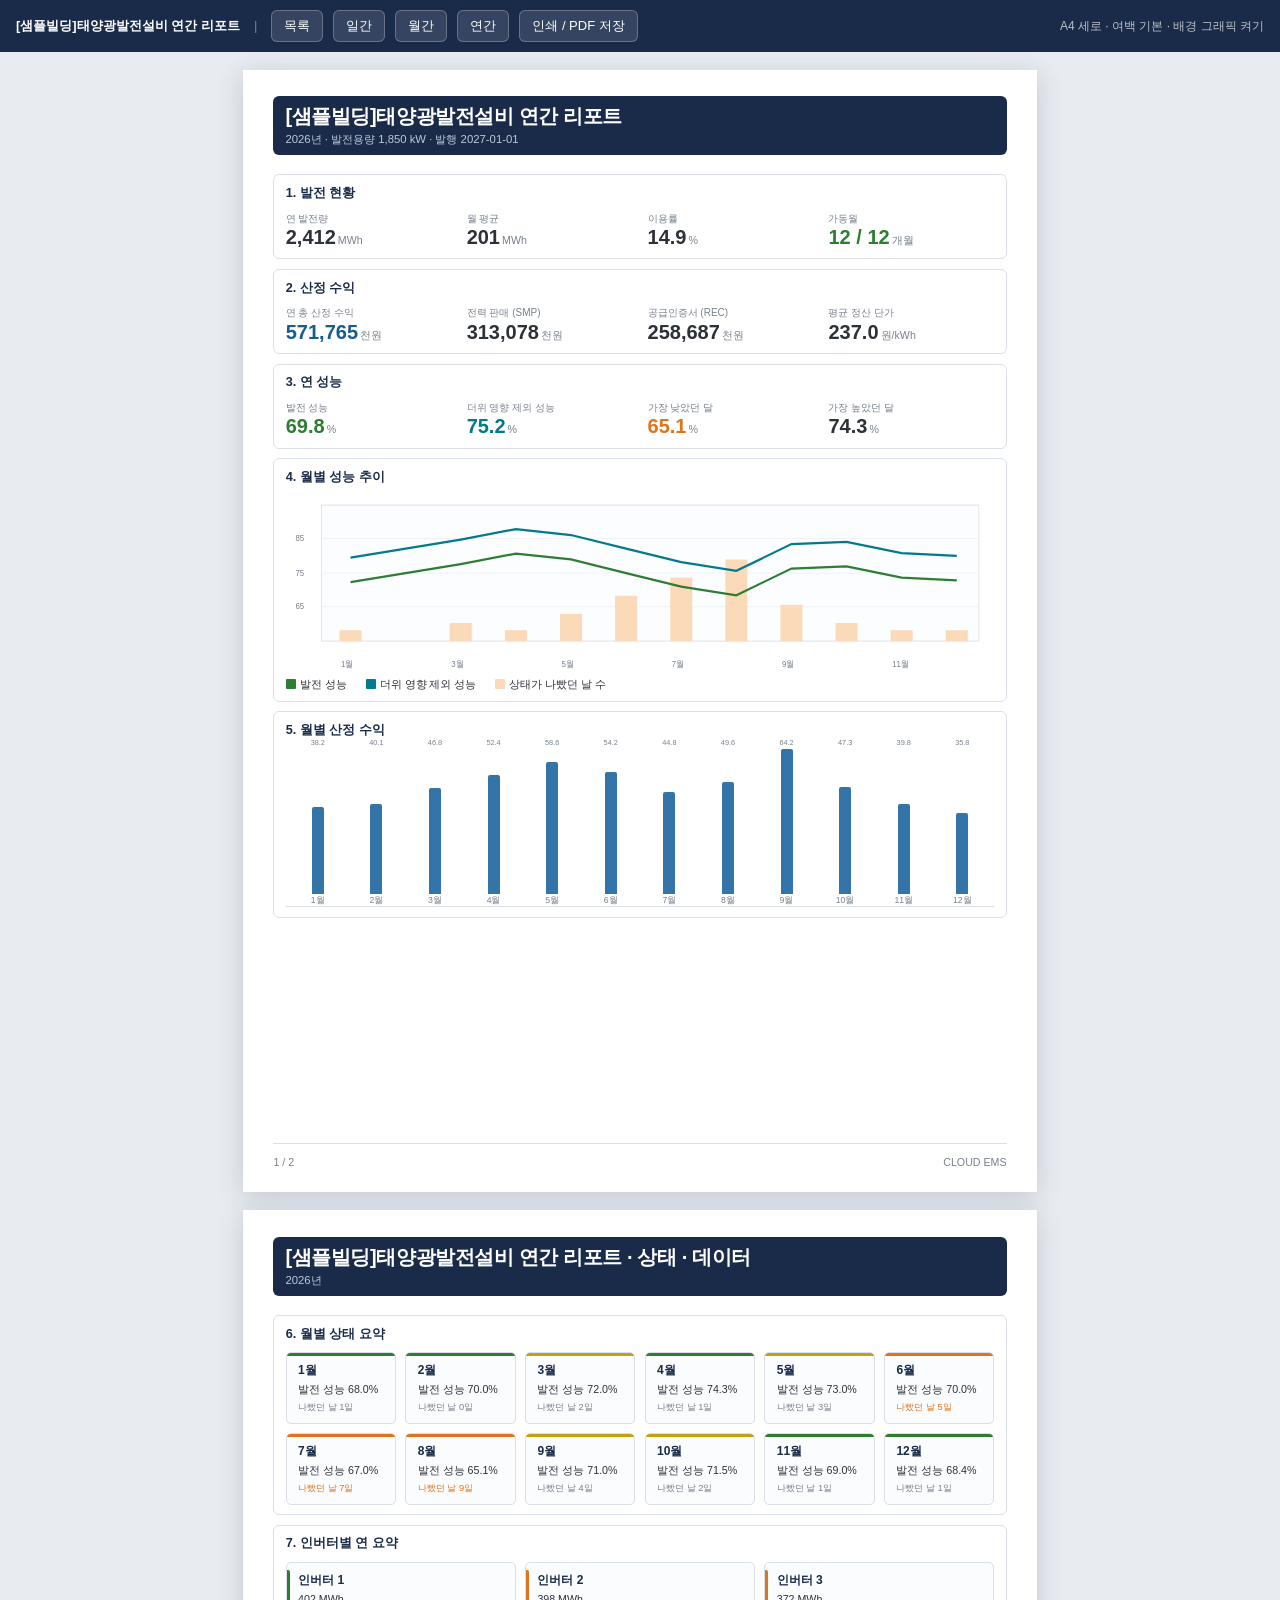
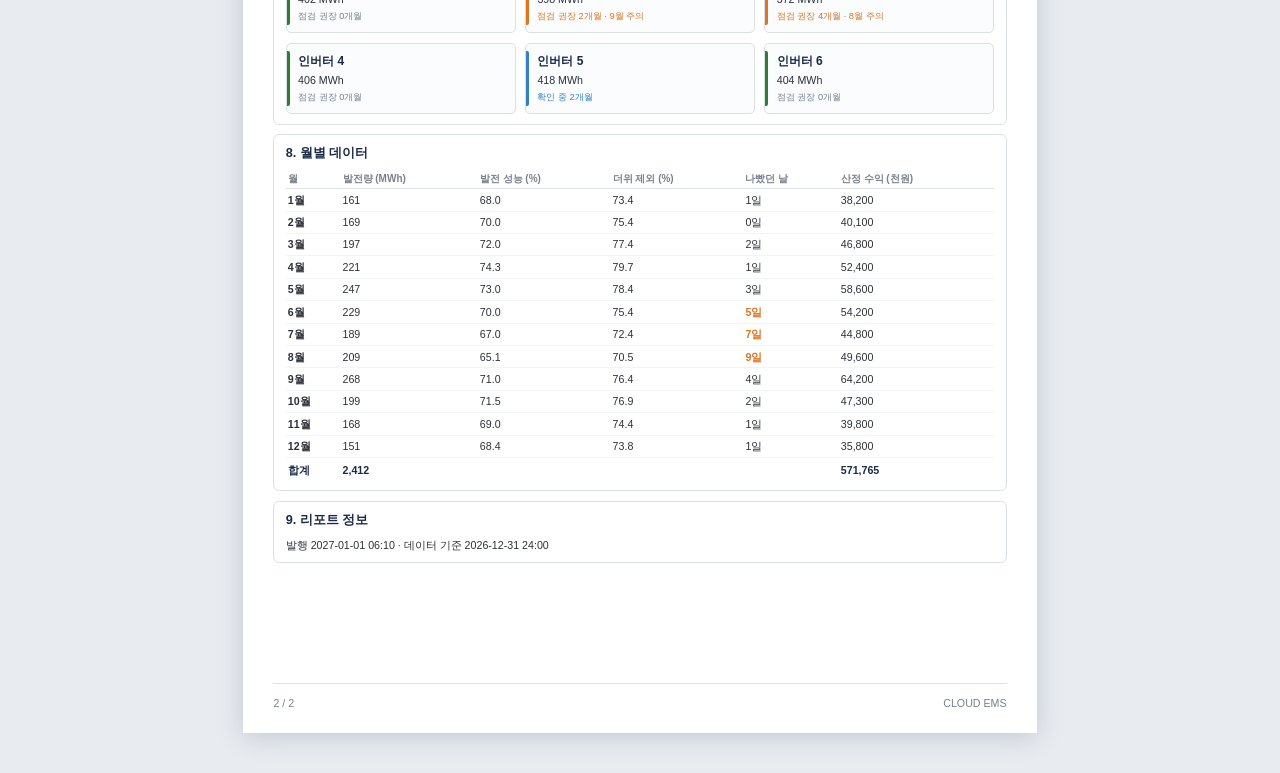
<file: report/yearly.html>
<!DOCTYPE html>
<html lang="ko">
<head>
  <meta charset="UTF-8" />
  <meta name="viewport" content="width=device-width, initial-scale=1" />
  <title>[샘플빌딩]태양광발전설비 연간 리포트 · 2026년</title>
  <style>
/* embedded report.css — self-contained (CSS 없어도 단독 열림) */
/* 태양광 분석 리포트 (다현장) — A4 인쇄용 공통 스타일 · Mock 빌딩명 예시
   @page A4 · 화면은 A4 미리보기, Ctrl+P 시 동일 비율로 출력 */

@page {
  size: A4 portrait;
  margin: 10mm;
}

:root {
  --hd: #1a2b4a;
  --tx: #2d3138;
  --dm: #78808c;
  --ln: #dadfe8;
  --bg: #f6f8fa;
  --ok: #2e7d32;
  --teal: #007a8c;
  --low: #c4a014;
  --ins: #de741e;
  --chk: #3480c8;
  --na: #a6acb6;
  --money: #175c8e;
  --red: #c0392b;
  --white: #fff;
}

* { box-sizing: border-box; margin: 0; padding: 0; }

html { font-size: 11pt; }

body {
  font-family: "Malgun Gothic", "Apple SD Gothic Neo", "Noto Sans KR", sans-serif;
  color: var(--tx);
  background: #e8ecf1;
  line-height: 1.35;
  -webkit-print-color-adjust: exact;
  print-color-adjust: exact;
}

/* 화면용 툴바 — 인쇄 시 숨김 */
.toolbar {
  position: sticky;
  top: 0;
  z-index: 100;
  display: flex;
  gap: 10px;
  align-items: center;
  flex-wrap: wrap;
  padding: 10px 16px;
  background: var(--hd);
  color: #fff;
  font-size: 13px;
}
.toolbar a, .toolbar button {
  color: #fff;
  text-decoration: none;
  background: rgba(255,255,255,.12);
  border: 1px solid rgba(255,255,255,.25);
  border-radius: 6px;
  padding: 6px 12px;
  cursor: pointer;
  font: inherit;
}
.toolbar a:hover, .toolbar button:hover { background: rgba(255,255,255,.22); }
.toolbar .sep { opacity: .4; margin: 0 4px; }
.toolbar .hint { opacity: .7; font-size: 12px; margin-left: auto; }

.pages {
  display: flex;
  flex-direction: column;
  align-items: center;
  gap: 18px;
  padding: 18px 0 40px;
}

/* A4 한 장 = 210 × 297 mm (화면은 최소 높이, 인쇄 시 페이지 단위) */
.page {
  width: 210mm;
  min-height: 297mm;
  background: var(--white);
  box-shadow: 0 4px 24px rgba(26, 43, 74, .18);
  padding: 7mm 8mm 6mm;
  display: flex;
  flex-direction: column;
  page-break-after: always;
  break-after: page;
  page-break-inside: avoid;
  break-inside: avoid;
}

.page:last-child {
  page-break-after: auto;
  break-after: auto;
}

.page-head {
  background: var(--hd);
  color: #fff;
  border-radius: 6px;
  padding: 7px 12px 8px;
  margin-bottom: 5mm;
  flex-shrink: 0;
}
.page-head h1 {
  font-size: 15pt;
  font-weight: 700;
  letter-spacing: -0.02em;
}
.page-head .sub {
  font-size: 8.5pt;
  color: #bccada;
  margin-top: 2px;
}

.page-foot {
  margin-top: auto;
  padding-top: 3mm;
  font-size: 8pt;
  color: var(--dm);
  border-top: 1px solid var(--ln);
  display: flex;
  justify-content: space-between;
  flex-shrink: 0;
}

.block {
  border: 1px solid var(--ln);
  border-radius: 6px;
  padding: 2.6mm 3mm 2.4mm;
  margin-bottom: 2.6mm;
  flex-shrink: 0;
}
.block h2 {
  font-size: 9.5pt;
  color: var(--hd);
  font-weight: 700;
  margin-bottom: 2.5mm;
}

.kpis {
  display: grid;
  grid-template-columns: repeat(4, 1fr);
  gap: 2mm 4mm;
}
.kpi .lab { font-size: 7.5pt; color: var(--dm); }
.kpi .val {
  font-size: 15pt;
  font-weight: 700;
  color: var(--tx);
  line-height: 1.15;
  margin-top: 1px;
}
.kpi .val.money { color: var(--money); }
.kpi .val.ok { color: var(--ok); }
.kpi .val.teal { color: var(--teal); }
.kpi .val.ins { color: var(--ins); }
.kpi .unit {
  font-size: 8pt;
  font-weight: 400;
  color: var(--dm);
  margin-left: 2px;
}
.kpi .sub { display: none; }

.note { display: none; }
.note.strong {
  display: block;
  font-size: 8pt;
  color: var(--tx);
  margin-top: 0;
}
.note.strong { color: var(--tx); }
.rate-line {
  font-size: 8pt;
  color: var(--tx);
  margin-top: 2mm;
  padding-top: 2mm;
  border-top: 1px solid #eef1f6;
}
.rate-line b { color: var(--hd); margin-right: 6px; }

.badge {
  display: inline-block;
  font-size: 8pt;
  font-weight: 700;
  color: #fff;
  border-radius: 10px;
  padding: 2px 8px;
  line-height: 1.4;
}
.badge.ok { background: var(--ok); }
.badge.low { background: var(--low); }
.badge.ins { background: var(--ins); }
.badge.chk { background: var(--chk); }
.badge.na { background: var(--na); }

/* 상태 비중 바 */
.status-bar {
  display: flex;
  height: 18px;
  border-radius: 3px;
  overflow: hidden;
  margin-bottom: 2.5mm;
}
.status-bar span { display: block; height: 100%; }
.status-bar .ok { background: var(--ok); }
.status-bar .low { background: var(--low); }
.status-bar .ins { background: var(--ins); }
.status-bar .chk { background: var(--chk); }
.status-bar .na { background: var(--na); }

.legend {
  display: flex;
  flex-wrap: wrap;
  gap: 1.5mm 5mm;
  font-size: 8pt;
}
.legend i {
  display: inline-block;
  width: 10px;
  height: 10px;
  border-radius: 1px;
  margin-right: 4px;
  vertical-align: -1px;
}

.callouts { display: flex; flex-direction: column; gap: 2mm; }
.callout {
  display: grid;
  grid-template-columns: 28mm 22mm 1fr;
  gap: 2mm;
  align-items: center;
  font-size: 8.5pt;
}
.callout .t { font-weight: 700; color: var(--hd); }
.callout .n { color: var(--dm); font-size: 8pt; }

/* 막대 차트 — 수직 정렬 (기울어짐 방지: bar-wrap + absolute height) */
.bars {
  display: flex;
  align-items: stretch;
  gap: 2px;
  height: 42mm;
  padding: 0 1mm 0;
  border-bottom: 1px solid var(--ln);
}
.bars .col {
  flex: 1 1 0;
  min-width: 0;
  display: flex;
  flex-direction: column;
  align-items: center;
  height: 100%;
}
.bars .col .bar-wrap {
  flex: 1 1 auto;
  width: 100%;
  position: relative;
  min-height: 0;
}
.bars .col .bar {
  position: absolute;
  left: 50%;
  bottom: 0;
  transform: translateX(-50%);
  width: 55%;
  max-width: 12px;
  background: #3c96aa;
  border-radius: 2px 2px 0 0;
  min-height: 1px;
}
.bars .col .bar.hi { background: var(--ins); }
.bars .col .bar.money { background: #3474a8; }
.bars .col .lbl {
  flex: 0 0 auto;
  font-size: 6.5pt;
  color: var(--dm);
  margin-top: 2px;
  white-space: nowrap;
  line-height: 1;
  height: 10px;
}
.bars .col .v {
  position: absolute;
  left: 50%;
  transform: translateX(-50%);
  bottom: calc(100% + 1px);
  font-size: 5.5pt;
  color: var(--dm);
  white-space: nowrap;
}

/* 라인+막대 콤보 (SVG 래퍼) */
.chart-wrap {
  width: 100%;
  height: 48mm;
}
.chart-wrap svg { width: 100%; height: 100%; display: block; }

.status-strip {
  display: flex;
  height: 12px;
  margin-top: 2mm;
  border-radius: 2px;
  overflow: hidden;
}
.status-strip i { display: block; height: 100%; }

table.data {
  width: 100%;
  border-collapse: collapse;
  font-size: 8pt;
}
table.data th {
  text-align: left;
  color: var(--dm);
  font-weight: 700;
  font-size: 7.5pt;
  padding: 0 2px 3px;
  border-bottom: 1px solid var(--ln);
}
table.data td {
  padding: 3.5px 2px;
  border-bottom: 1px solid #f0f3f7;
  vertical-align: middle;
}
table.data tr.total td {
  font-weight: 700;
  border-top: 1px solid var(--ln);
  border-bottom: none;
  padding-top: 5px;
  color: var(--hd);
}
table.data td.money { color: var(--money); font-weight: 700; }
table.data .c-ok { color: var(--ok); font-weight: 700; }
table.data .c-low { color: var(--low); font-weight: 700; }
table.data .c-ins { color: var(--ins); font-weight: 700; }
table.data .c-chk { color: var(--chk); font-weight: 700; }

.guide-list { font-size: 8.5pt; }
.guide-list dt {
  float: left;
  width: 36mm;
  font-weight: 700;
  color: var(--hd);
  clear: left;
}
.guide-list dd {
  margin-left: 38mm;
  margin-bottom: 2.2mm;
  color: var(--tx);
}

/* 캘린더 */
.cal {
  display: grid;
  grid-template-columns: repeat(7, 1fr);
  gap: 2mm;
}
.cal .wd {
  text-align: center;
  font-size: 7.5pt;
  font-weight: 700;
  color: var(--dm);
  padding-bottom: 1mm;
}
.cal .day {
  border: 1px solid var(--ln);
  border-radius: 4px;
  padding: 2mm 1.5mm;
  min-height: 16mm;
}
.cal .day .n { font-size: 8.5pt; font-weight: 700; color: var(--hd); }
.cal .day .ts { font-size: 6.5pt; color: var(--dm); margin-top: 1.5mm; }
.cal .day.empty { border: none; }

/* 카드 그리드 */
.cards {
  display: grid;
  gap: 2.5mm;
}
.cards.c3 { grid-template-columns: repeat(3, 1fr); }
.cards.c6 { grid-template-columns: repeat(6, 1fr); }
.card {
  border: 1px solid var(--ln);
  border-radius: 5px;
  padding: 2.5mm 3mm;
  position: relative;
  overflow: hidden;
  background: #fafcfe;
}
.card .topbar {
  position: absolute;
  left: 0; top: 0; right: 0;
  height: 3px;
}
.card .side {
  position: absolute;
  left: 0; top: 2mm; bottom: 2mm;
  width: 3px;
  border-radius: 0 2px 2px 0;
}
.card .name { font-size: 9pt; font-weight: 700; color: var(--hd); }
.card .meta { font-size: 8pt; color: var(--tx); margin-top: 1mm; }
.card .hint { font-size: 7pt; color: var(--dm); margin-top: 1mm; }
.card .hint.warn { color: var(--ins); }

.env .kpis { grid-template-columns: repeat(4, 1fr); }

@media print {
  body { background: #fff; }
  .toolbar { display: none !important; }
  .pages { padding: 0; gap: 0; }
  .page {
    box-shadow: none;
    margin: 0;
    width: 100%;
    min-height: auto;
    height: auto;
    max-height: none;
    padding: 0;
    overflow: visible;
  }
}

</style>
</head>
<body>
  <nav class="toolbar">
    <strong>[샘플빌딩]태양광발전설비 연간 리포트</strong>
    <span class="sep">|</span>
    <a href="index.html">목록</a>
    <a href="daily.html">일간</a>
    <a href="monthly.html">월간</a>
    <a href="yearly.html">연간</a>
    <button type="button" onclick="window.print()">인쇄 / PDF 저장</button>
    <span class="hint">A4 세로 · 여백 기본 · 배경 그래픽 켜기</span>
  </nav>
  <div class="pages">

    <article class="page">
      <header class="page-head">
        <h1>[샘플빌딩]태양광발전설비 연간 리포트</h1>
        <div class="sub">2026년 · 발전용량 1,850 kW · 발행 2027-01-01</div>
      </header>
      <section class="block"><h2>1. 발전 현황</h2>
        <div class="kpis">
          <div class="kpi"><div class="lab">연 발전량</div><div class="val">2,412<span class="unit">MWh</span></div></div>
          <div class="kpi"><div class="lab">월 평균</div><div class="val">201<span class="unit">MWh</span></div></div>
          <div class="kpi"><div class="lab">이용률</div><div class="val">14.9<span class="unit">%</span></div></div>
          <div class="kpi"><div class="lab">가동월</div><div class="val ok">12 / 12<span class="unit">개월</span></div></div>
        </div>
      </section>
      <section class="block"><h2>2. 산정 수익</h2>
        <div class="kpis">
          <div class="kpi"><div class="lab">연 총 산정 수익</div><div class="val money">571,765<span class="unit">천원</span></div></div>
          <div class="kpi"><div class="lab">전력 판매 (SMP)</div><div class="val">313,078<span class="unit">천원</span></div></div>
          <div class="kpi"><div class="lab">공급인증서 (REC)</div><div class="val">258,687<span class="unit">천원</span></div></div>
          <div class="kpi"><div class="lab">평균 정산 단가</div><div class="val">237.0<span class="unit">원/kWh</span></div></div>
        </div>
      </section>
      <section class="block"><h2>3. 연 성능</h2>
        <div class="kpis">
          <div class="kpi"><div class="lab">발전 성능</div><div class="val ok">69.8<span class="unit">%</span></div></div>
          <div class="kpi"><div class="lab">더위 영향 제외 성능</div><div class="val teal">75.2<span class="unit">%</span></div></div>
          <div class="kpi"><div class="lab">가장 낮았던 달</div><div class="val ins">65.1<span class="unit">%</span></div></div>
          <div class="kpi"><div class="lab">가장 높았던 달</div><div class="val">74.3<span class="unit">%</span></div></div>
        </div>
      </section>
      <section class="block"><h2>4. 월별 성능 추이</h2>
        <div class="chart-wrap" style="height:48mm">
          <svg viewBox="0 0 900 200" preserveAspectRatio="none">
            <rect x="45" y="10" width="835" height="150" fill="#fcfdff" stroke="#dadfe8"/>
            <g stroke="#edf0f5"><line x1="45" y1="47" x2="880" y2="47"/><line x1="45" y1="85" x2="880" y2="85"/><line x1="45" y1="122" x2="880" y2="122"/><line x1="45" y1="160" x2="880" y2="160"/></g>
            <g fill="#78808c" font-size="10" font-family="Malgun Gothic,sans-serif">
              <text x="12" y="50">85</text><text x="12" y="88">75</text><text x="12" y="125">65</text>
              <text x="70" y="188">1월</text><text x="210" y="188">3월</text><text x="350" y="188">5월</text>
              <text x="490" y="188">7월</text><text x="630" y="188">9월</text><text x="770" y="188">11월</text>
            </g>
            <g fill="#fadaB9">
              <rect x="68" y="148" width="28" height="12"/><rect x="208" y="140" width="28" height="20"/>
              <rect x="278" y="148" width="28" height="12"/><rect x="348" y="130" width="28" height="30"/>
              <rect x="418" y="110" width="28" height="50"/><rect x="488" y="90" width="28" height="70"/>
              <rect x="558" y="70" width="28" height="90"/><rect x="628" y="120" width="28" height="40"/>
              <rect x="698" y="140" width="28" height="20"/><rect x="768" y="148" width="28" height="12"/>
              <rect x="838" y="148" width="28" height="12"/>
            </g>
            <polyline fill="none" stroke="#2e7d32" stroke-width="2.5"
              points="82,95 152,85 222,75 292,63.5 362,70 432,85 502,100 572,109.5 642,80 712,77.5 782,90 852,93"/>
            <polyline fill="none" stroke="#007a8c" stroke-width="2.5"
              points="82,68 152,58 222,48 292,36.5 362,43 432,58 502,73 572,82.5 642,53 712,50.5 782,63 852,66"/>
          </svg>
        </div>
        <div class="legend">
          <span><i style="background:var(--ok)"></i>발전 성능</span>
          <span><i style="background:var(--teal)"></i>더위 영향 제외 성능</span>
          <span><i style="background:#fadaB9"></i>상태가 나빴던 날 수</span>
        </div>
      </section>
      <section class="block"><h2>5. 월별 산정 수익</h2>
        <div class="bars" style="height:42mm"><div class="col"><div class="bar-wrap"><div class="v">38.2</div><div class="bar money" style="height:60%"></div></div><div class="lbl">1월</div></div><div class="col"><div class="bar-wrap"><div class="v">40.1</div><div class="bar money" style="height:62%"></div></div><div class="lbl">2월</div></div><div class="col"><div class="bar-wrap"><div class="v">46.8</div><div class="bar money" style="height:73%"></div></div><div class="lbl">3월</div></div><div class="col"><div class="bar-wrap"><div class="v">52.4</div><div class="bar money" style="height:82%"></div></div><div class="lbl">4월</div></div><div class="col"><div class="bar-wrap"><div class="v">58.6</div><div class="bar money" style="height:91%"></div></div><div class="lbl">5월</div></div><div class="col"><div class="bar-wrap"><div class="v">54.2</div><div class="bar money" style="height:84%"></div></div><div class="lbl">6월</div></div><div class="col"><div class="bar-wrap"><div class="v">44.8</div><div class="bar money" style="height:70%"></div></div><div class="lbl">7월</div></div><div class="col"><div class="bar-wrap"><div class="v">49.6</div><div class="bar money" style="height:77%"></div></div><div class="lbl">8월</div></div><div class="col"><div class="bar-wrap"><div class="v">64.2</div><div class="bar money" style="height:100%"></div></div><div class="lbl">9월</div></div><div class="col"><div class="bar-wrap"><div class="v">47.3</div><div class="bar money" style="height:74%"></div></div><div class="lbl">10월</div></div><div class="col"><div class="bar-wrap"><div class="v">39.8</div><div class="bar money" style="height:62%"></div></div><div class="lbl">11월</div></div><div class="col"><div class="bar-wrap"><div class="v">35.8</div><div class="bar money" style="height:56%"></div></div><div class="lbl">12월</div></div></div>
      </section>
      <footer class="page-foot"><span>1 / 2</span><span>CLOUD EMS</span></footer>
    </article>

    <article class="page">
      <header class="page-head">
        <h1>[샘플빌딩]태양광발전설비 연간 리포트 · 상태 · 데이터</h1>
        <div class="sub">2026년</div>
      </header>
      <section class="block"><h2>6. 월별 상태 요약</h2>
        <div class="cards c6"><div class="card"><div class="topbar" style="background:var(--ok)"></div><div class="name">1월</div><div class="meta">발전 성능 68.0%</div><div class="hint">나빴던 날 1일</div></div><div class="card"><div class="topbar" style="background:var(--ok)"></div><div class="name">2월</div><div class="meta">발전 성능 70.0%</div><div class="hint">나빴던 날 0일</div></div><div class="card"><div class="topbar" style="background:var(--low)"></div><div class="name">3월</div><div class="meta">발전 성능 72.0%</div><div class="hint">나빴던 날 2일</div></div><div class="card"><div class="topbar" style="background:var(--ok)"></div><div class="name">4월</div><div class="meta">발전 성능 74.3%</div><div class="hint">나빴던 날 1일</div></div><div class="card"><div class="topbar" style="background:var(--low)"></div><div class="name">5월</div><div class="meta">발전 성능 73.0%</div><div class="hint">나빴던 날 3일</div></div><div class="card"><div class="topbar" style="background:var(--ins)"></div><div class="name">6월</div><div class="meta">발전 성능 70.0%</div><div class="hint warn">나빴던 날 5일</div></div><div class="card"><div class="topbar" style="background:var(--ins)"></div><div class="name">7월</div><div class="meta">발전 성능 67.0%</div><div class="hint warn">나빴던 날 7일</div></div><div class="card"><div class="topbar" style="background:var(--ins)"></div><div class="name">8월</div><div class="meta">발전 성능 65.1%</div><div class="hint warn">나빴던 날 9일</div></div><div class="card"><div class="topbar" style="background:var(--low)"></div><div class="name">9월</div><div class="meta">발전 성능 71.0%</div><div class="hint">나빴던 날 4일</div></div><div class="card"><div class="topbar" style="background:var(--low)"></div><div class="name">10월</div><div class="meta">발전 성능 71.5%</div><div class="hint">나빴던 날 2일</div></div><div class="card"><div class="topbar" style="background:var(--ok)"></div><div class="name">11월</div><div class="meta">발전 성능 69.0%</div><div class="hint">나빴던 날 1일</div></div><div class="card"><div class="topbar" style="background:var(--ok)"></div><div class="name">12월</div><div class="meta">발전 성능 68.4%</div><div class="hint">나빴던 날 1일</div></div></div>
      </section>
      <section class="block"><h2>7. 인버터별 연 요약</h2>
        <div class="cards c3">
          <div class="card"><div class="side" style="background:var(--ok)"></div><div class="name">인버터 1</div><div class="meta">402 MWh</div><div class="hint">점검 권장 0개월</div></div>
          <div class="card"><div class="side" style="background:var(--ins)"></div><div class="name">인버터 2</div><div class="meta">398 MWh</div><div class="hint warn">점검 권장 2개월 · 9월 주의</div></div>
          <div class="card"><div class="side" style="background:var(--ins)"></div><div class="name">인버터 3</div><div class="meta">372 MWh</div><div class="hint warn">점검 권장 4개월 · 8월 주의</div></div>
          <div class="card"><div class="side" style="background:var(--ok)"></div><div class="name">인버터 4</div><div class="meta">406 MWh</div><div class="hint">점검 권장 0개월</div></div>
          <div class="card"><div class="side" style="background:var(--chk)"></div><div class="name">인버터 5</div><div class="meta">418 MWh</div><div class="hint" style="color:var(--chk)">확인 중 2개월</div></div>
          <div class="card"><div class="side" style="background:var(--ok)"></div><div class="name">인버터 6</div><div class="meta">404 MWh</div><div class="hint">점검 권장 0개월</div></div>
        </div>
      </section>
      <section class="block"><h2>8. 월별 데이터</h2>
        <table class="data">
          <thead><tr><th>월</th><th>발전량 (MWh)</th><th>발전 성능 (%)</th><th>더위 제외 (%)</th><th>나빴던 날</th><th>산정 수익 (천원)</th></tr></thead>
          <tbody>
            <tr><td><b>1월</b></td><td>161</td><td>68.0</td><td>73.4</td><td class="">1일</td><td>38,200</td></tr><tr><td><b>2월</b></td><td>169</td><td>70.0</td><td>75.4</td><td class="">0일</td><td>40,100</td></tr><tr><td><b>3월</b></td><td>197</td><td>72.0</td><td>77.4</td><td class="">2일</td><td>46,800</td></tr><tr><td><b>4월</b></td><td>221</td><td>74.3</td><td>79.7</td><td class="">1일</td><td>52,400</td></tr><tr><td><b>5월</b></td><td>247</td><td>73.0</td><td>78.4</td><td class="">3일</td><td>58,600</td></tr><tr><td><b>6월</b></td><td>229</td><td>70.0</td><td>75.4</td><td class="c-ins">5일</td><td>54,200</td></tr><tr><td><b>7월</b></td><td>189</td><td>67.0</td><td>72.4</td><td class="c-ins">7일</td><td>44,800</td></tr><tr><td><b>8월</b></td><td>209</td><td>65.1</td><td>70.5</td><td class="c-ins">9일</td><td>49,600</td></tr><tr><td><b>9월</b></td><td>268</td><td>71.0</td><td>76.4</td><td class="">4일</td><td>64,200</td></tr><tr><td><b>10월</b></td><td>199</td><td>71.5</td><td>76.9</td><td class="">2일</td><td>47,300</td></tr><tr><td><b>11월</b></td><td>168</td><td>69.0</td><td>74.4</td><td class="">1일</td><td>39,800</td></tr><tr><td><b>12월</b></td><td>151</td><td>68.4</td><td>73.8</td><td class="">1일</td><td>35,800</td></tr>
            <tr class="total"><td>합계</td><td>2,412</td><td></td><td></td><td></td><td class="money">571,765</td></tr>
          </tbody>
        </table>
      </section>
      <section class="block"><h2>9. 리포트 정보</h2>
        <p class="note strong">발행 2027-01-01 06:10 · 데이터 기준 2026-12-31 24:00</p>
      </section>
      <footer class="page-foot"><span>2 / 2</span><span>CLOUD EMS</span></footer>
    </article>

  </div>
</body>
</html>
</file>
